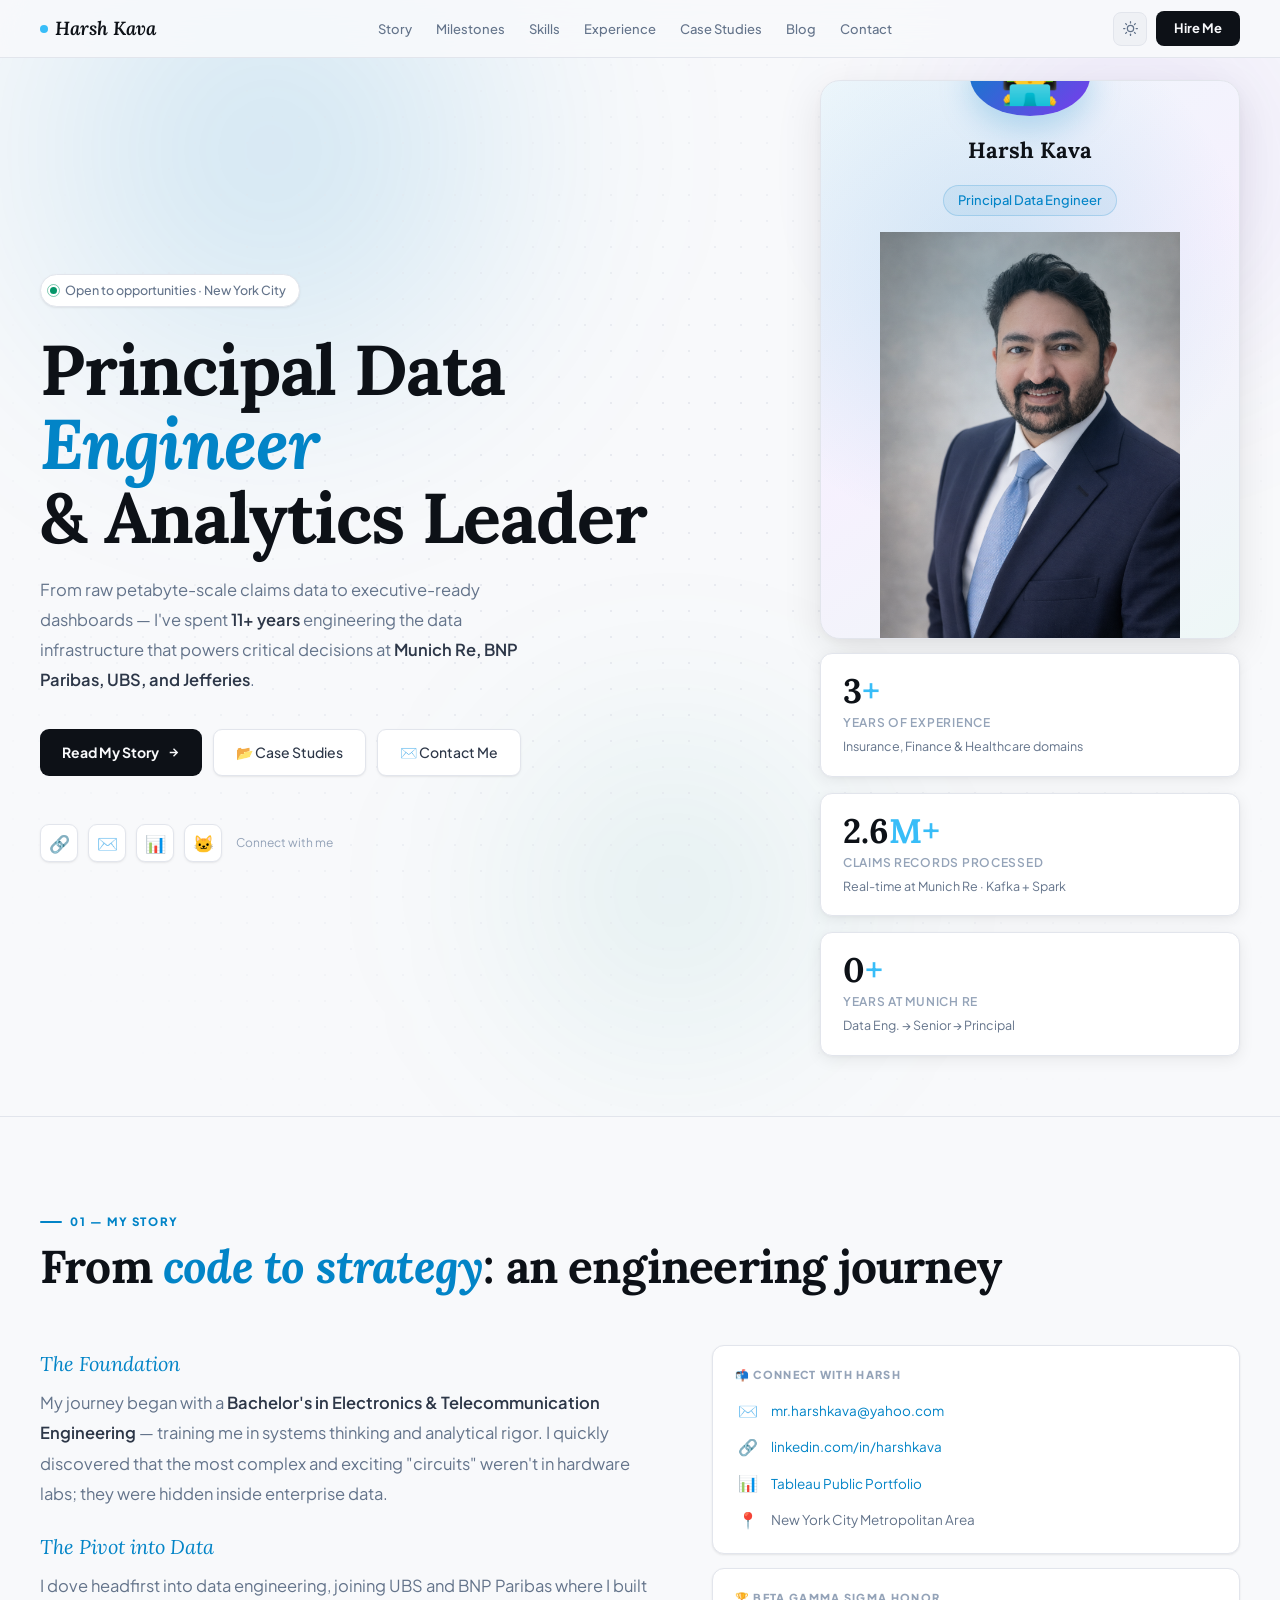
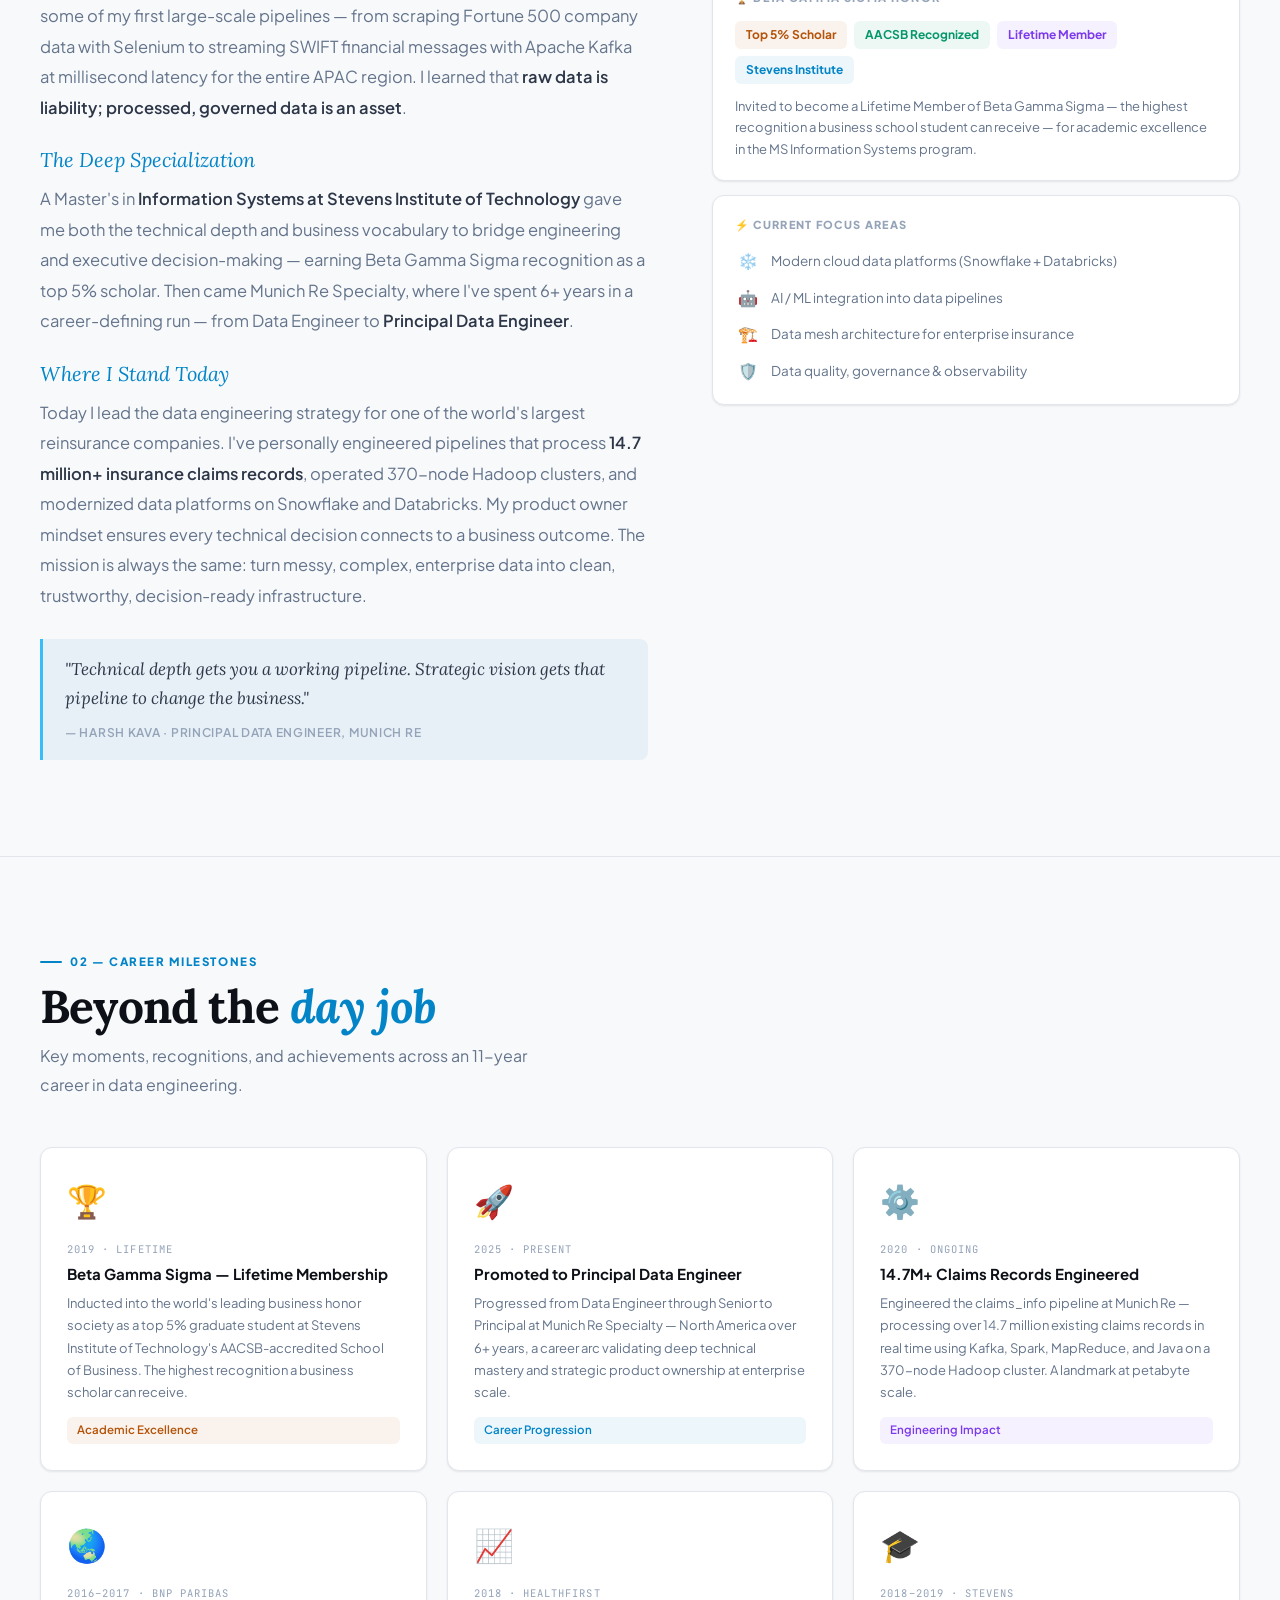
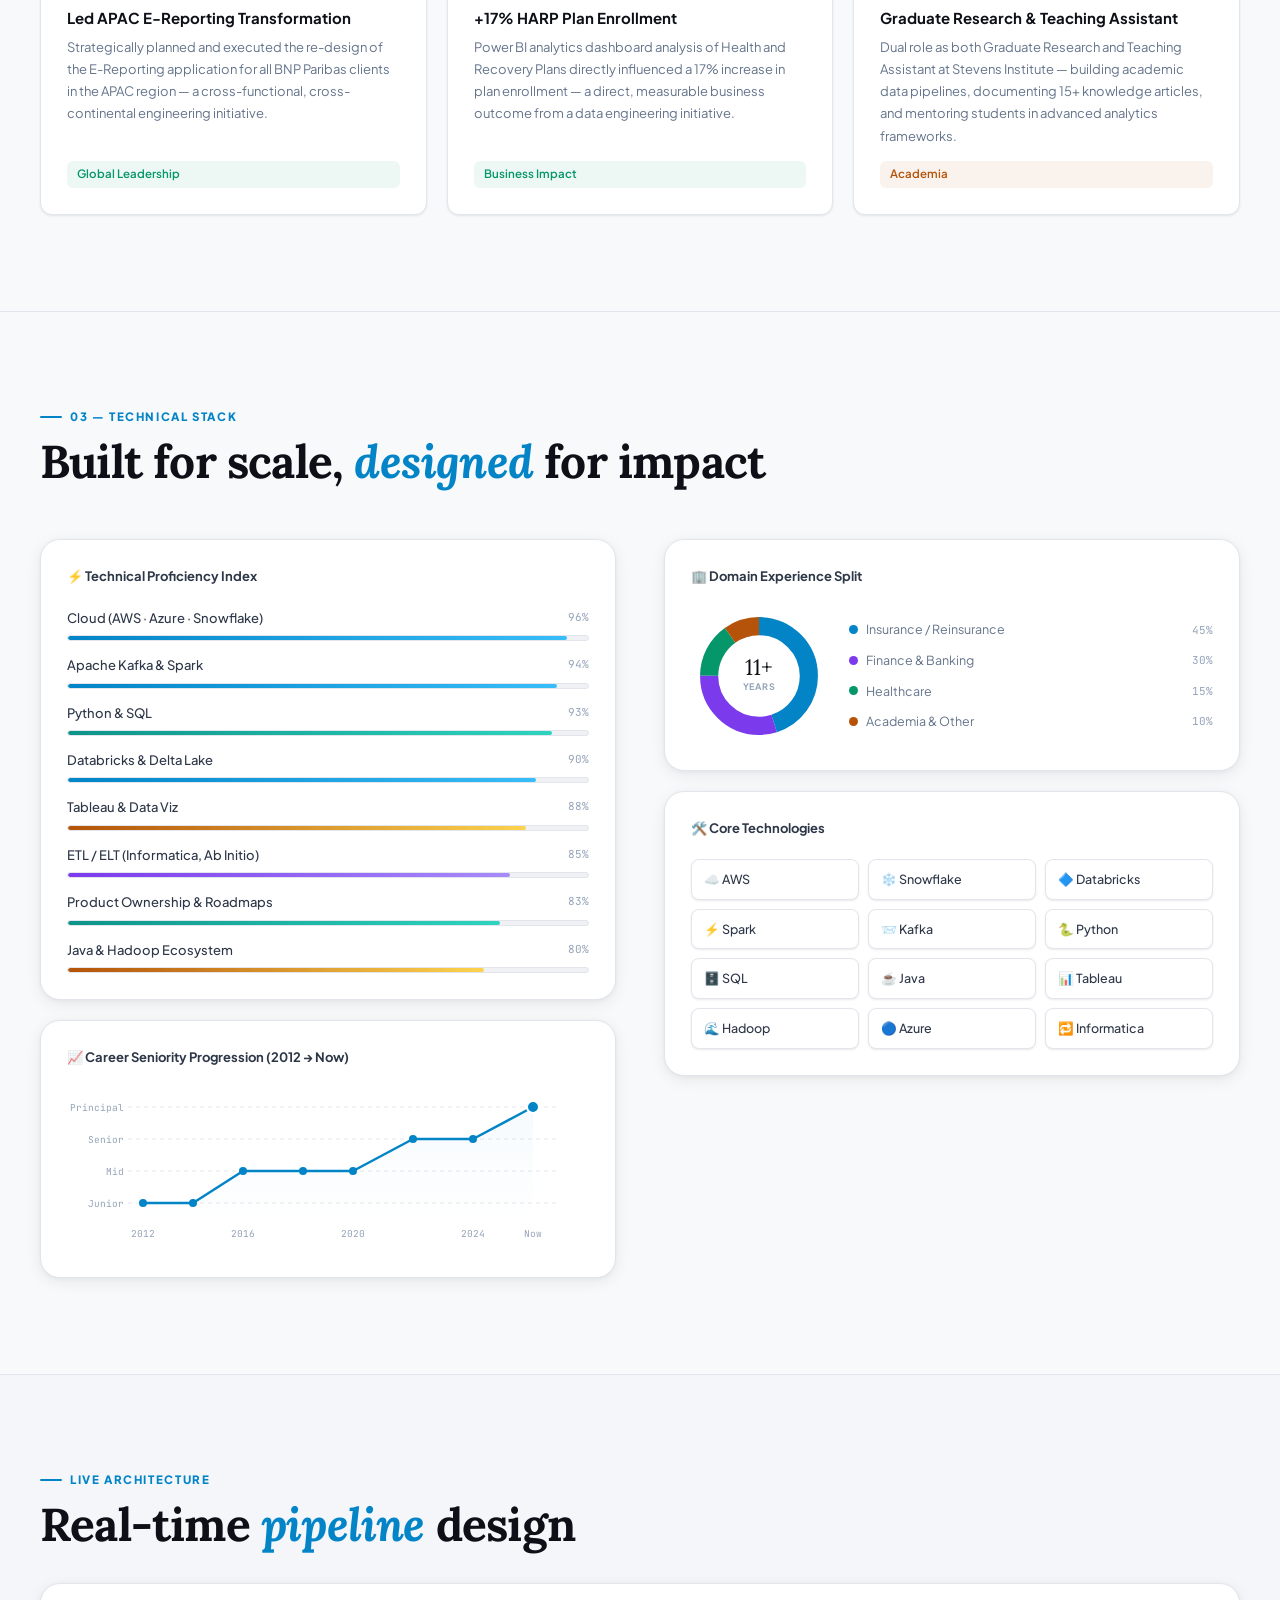
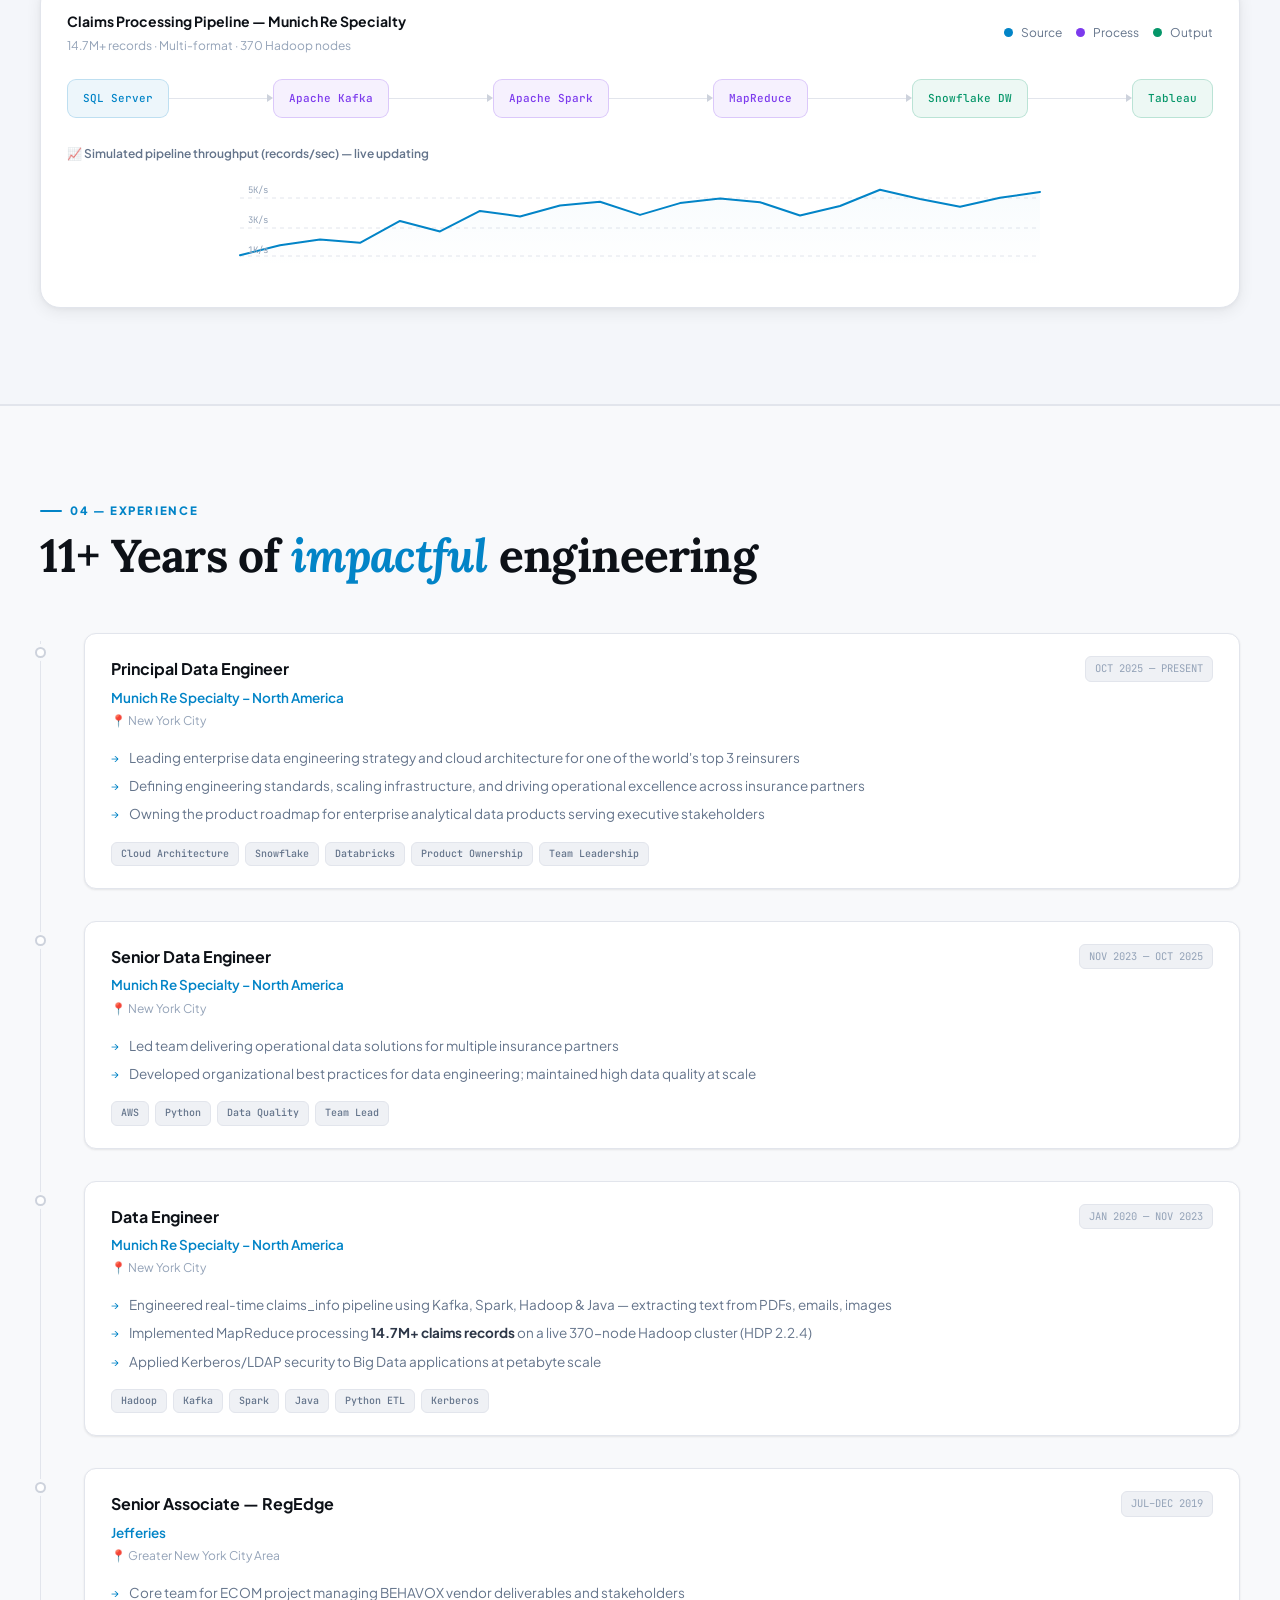
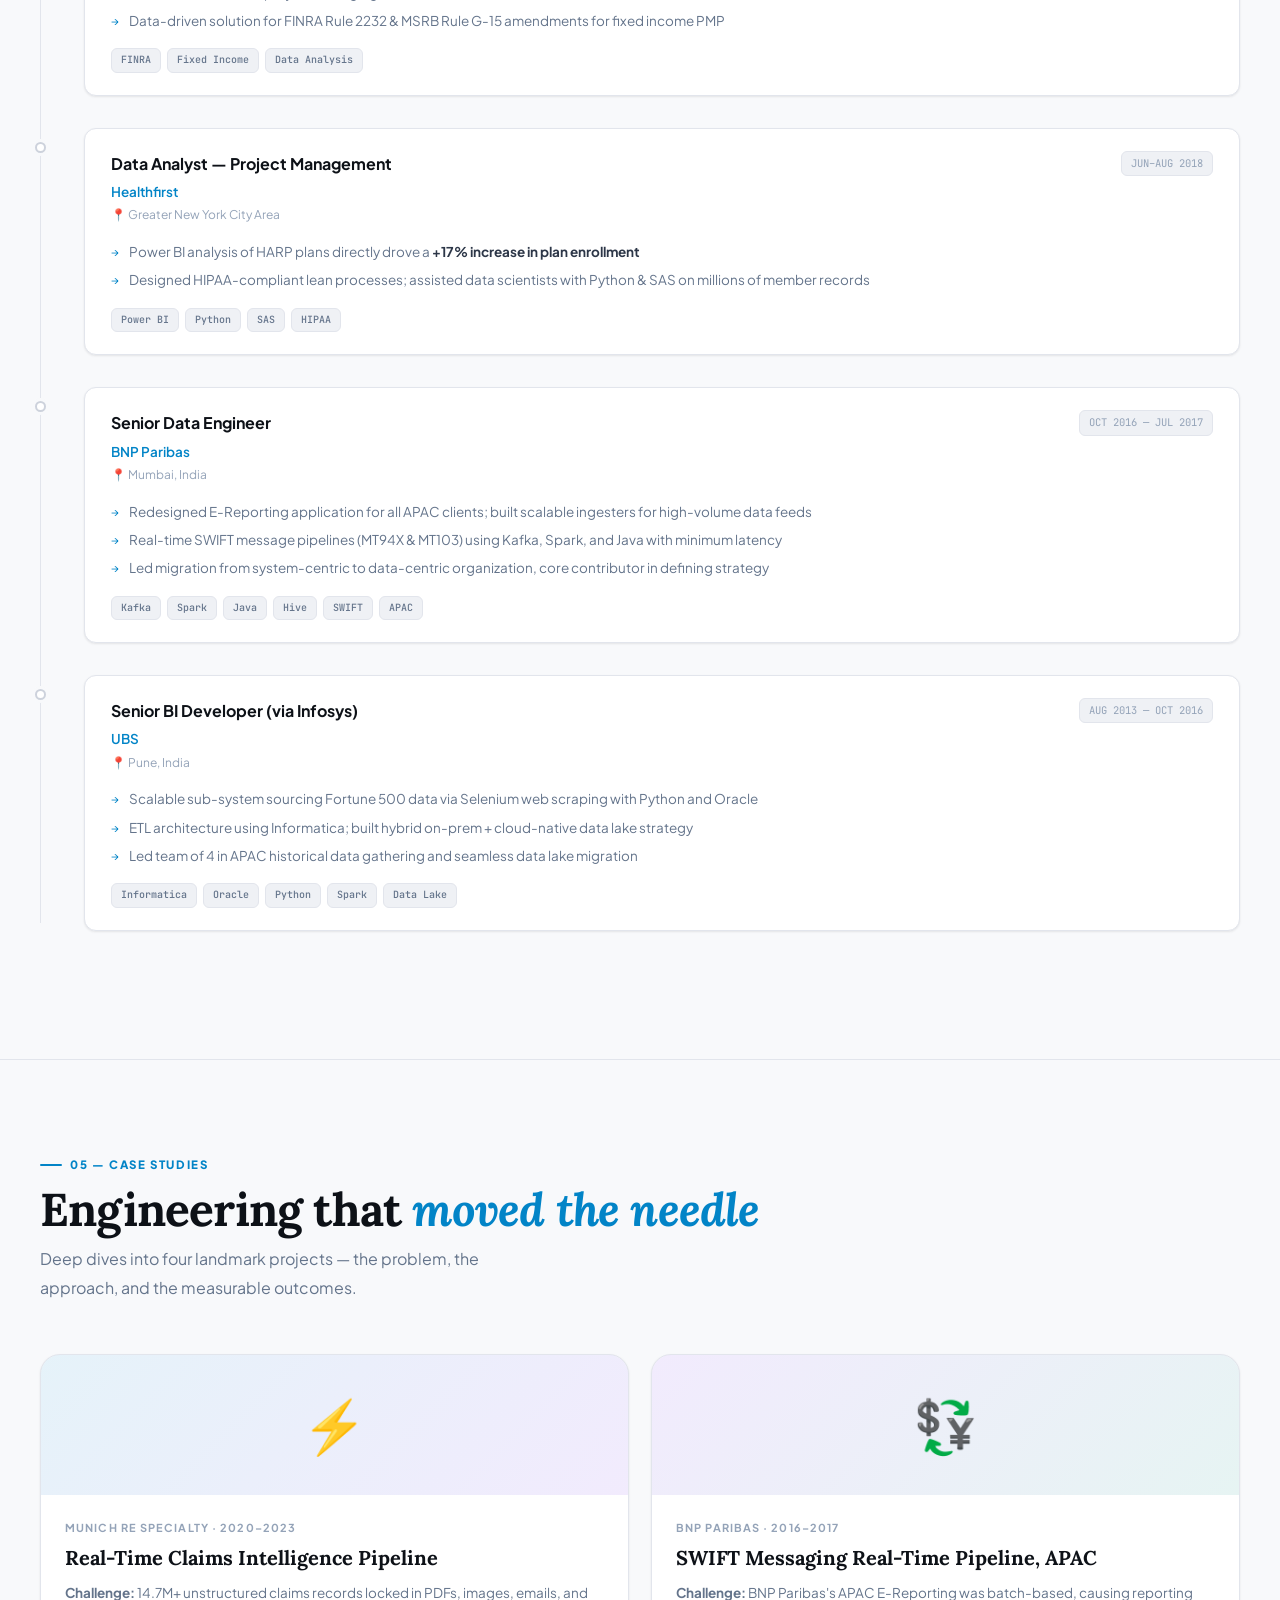
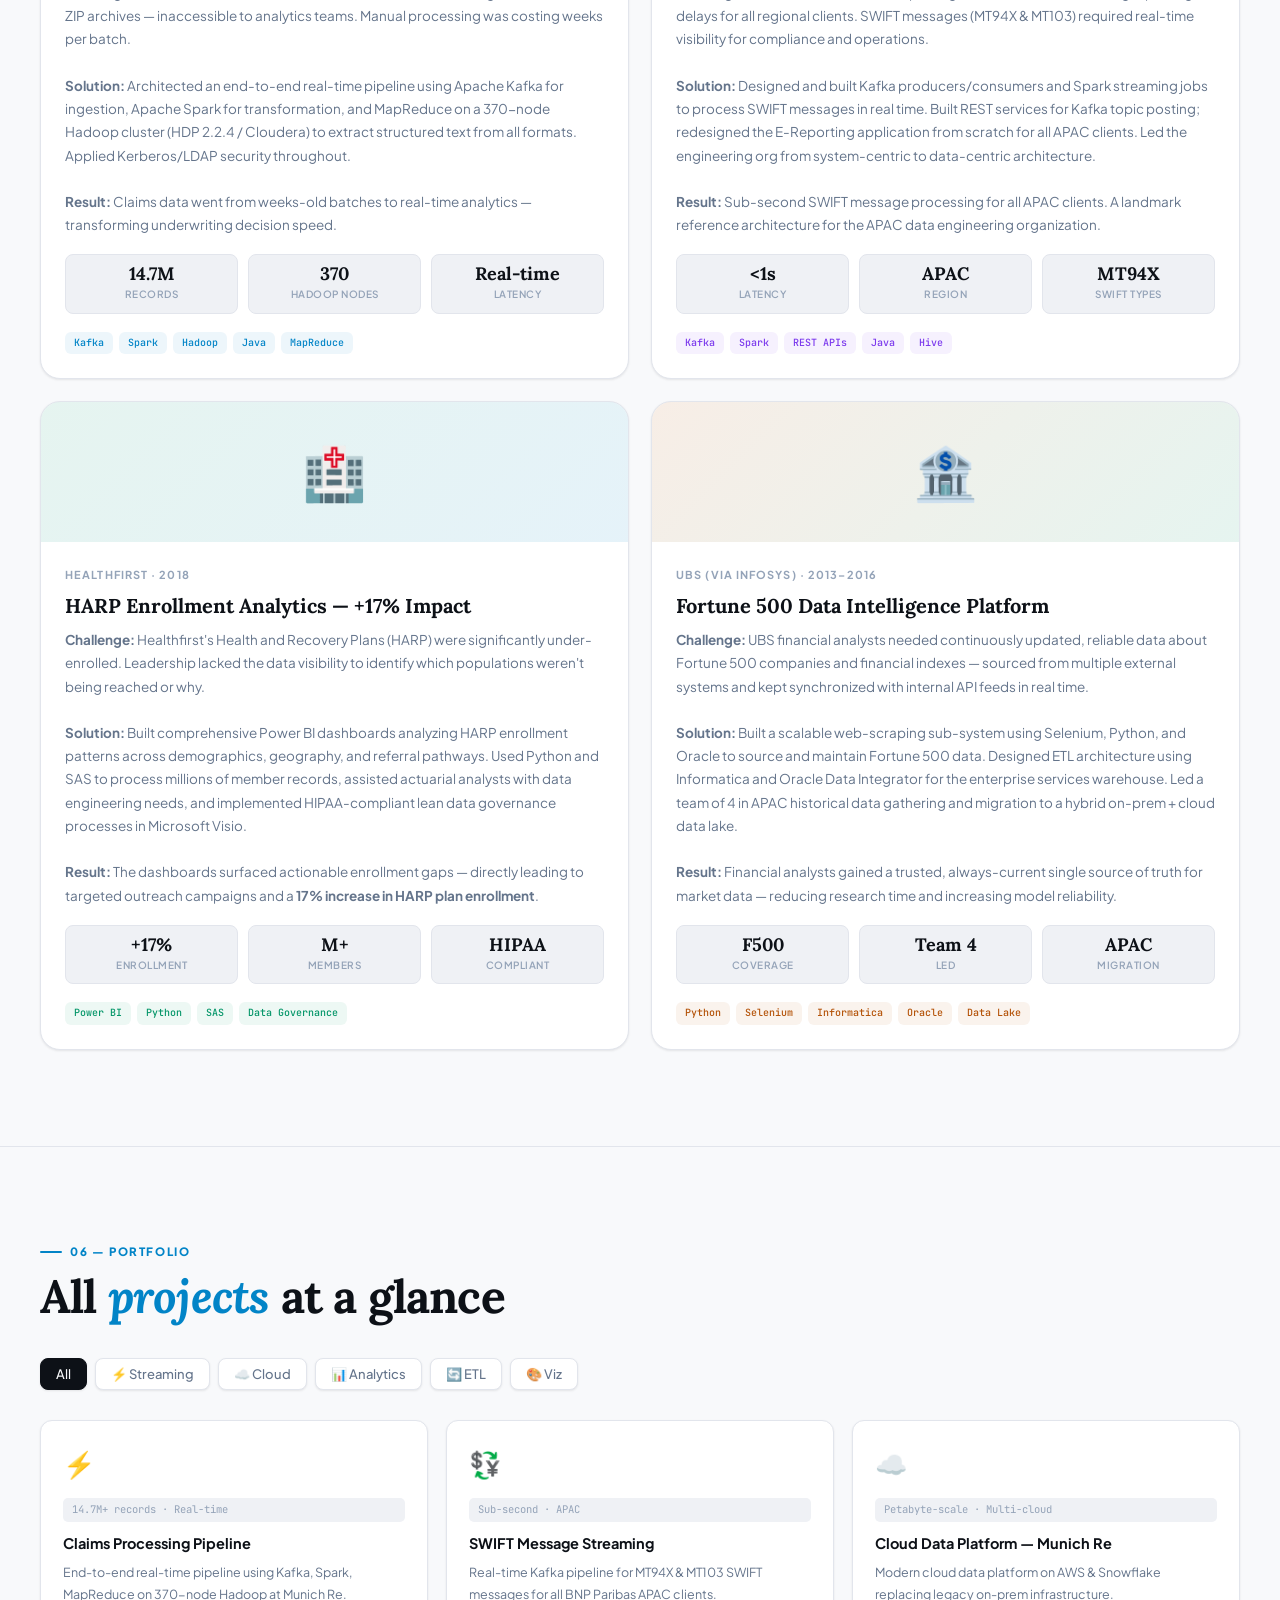
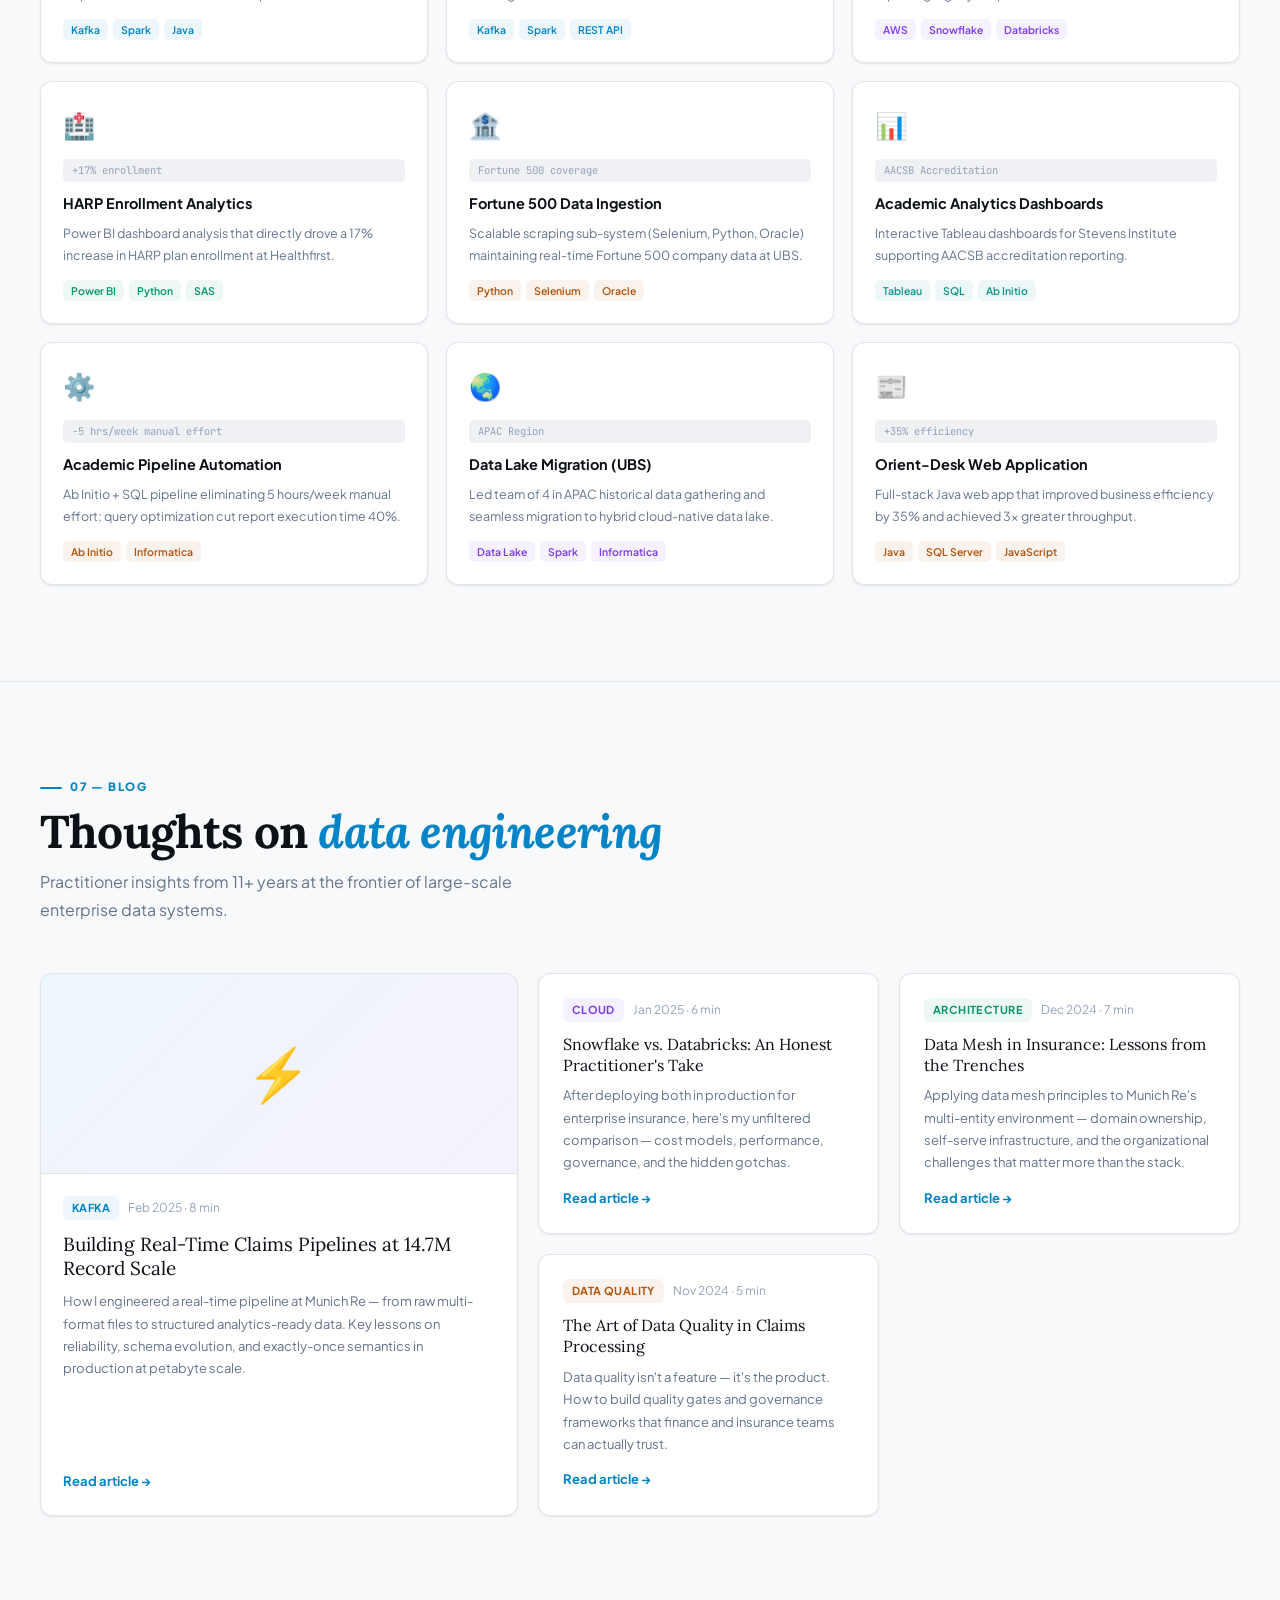
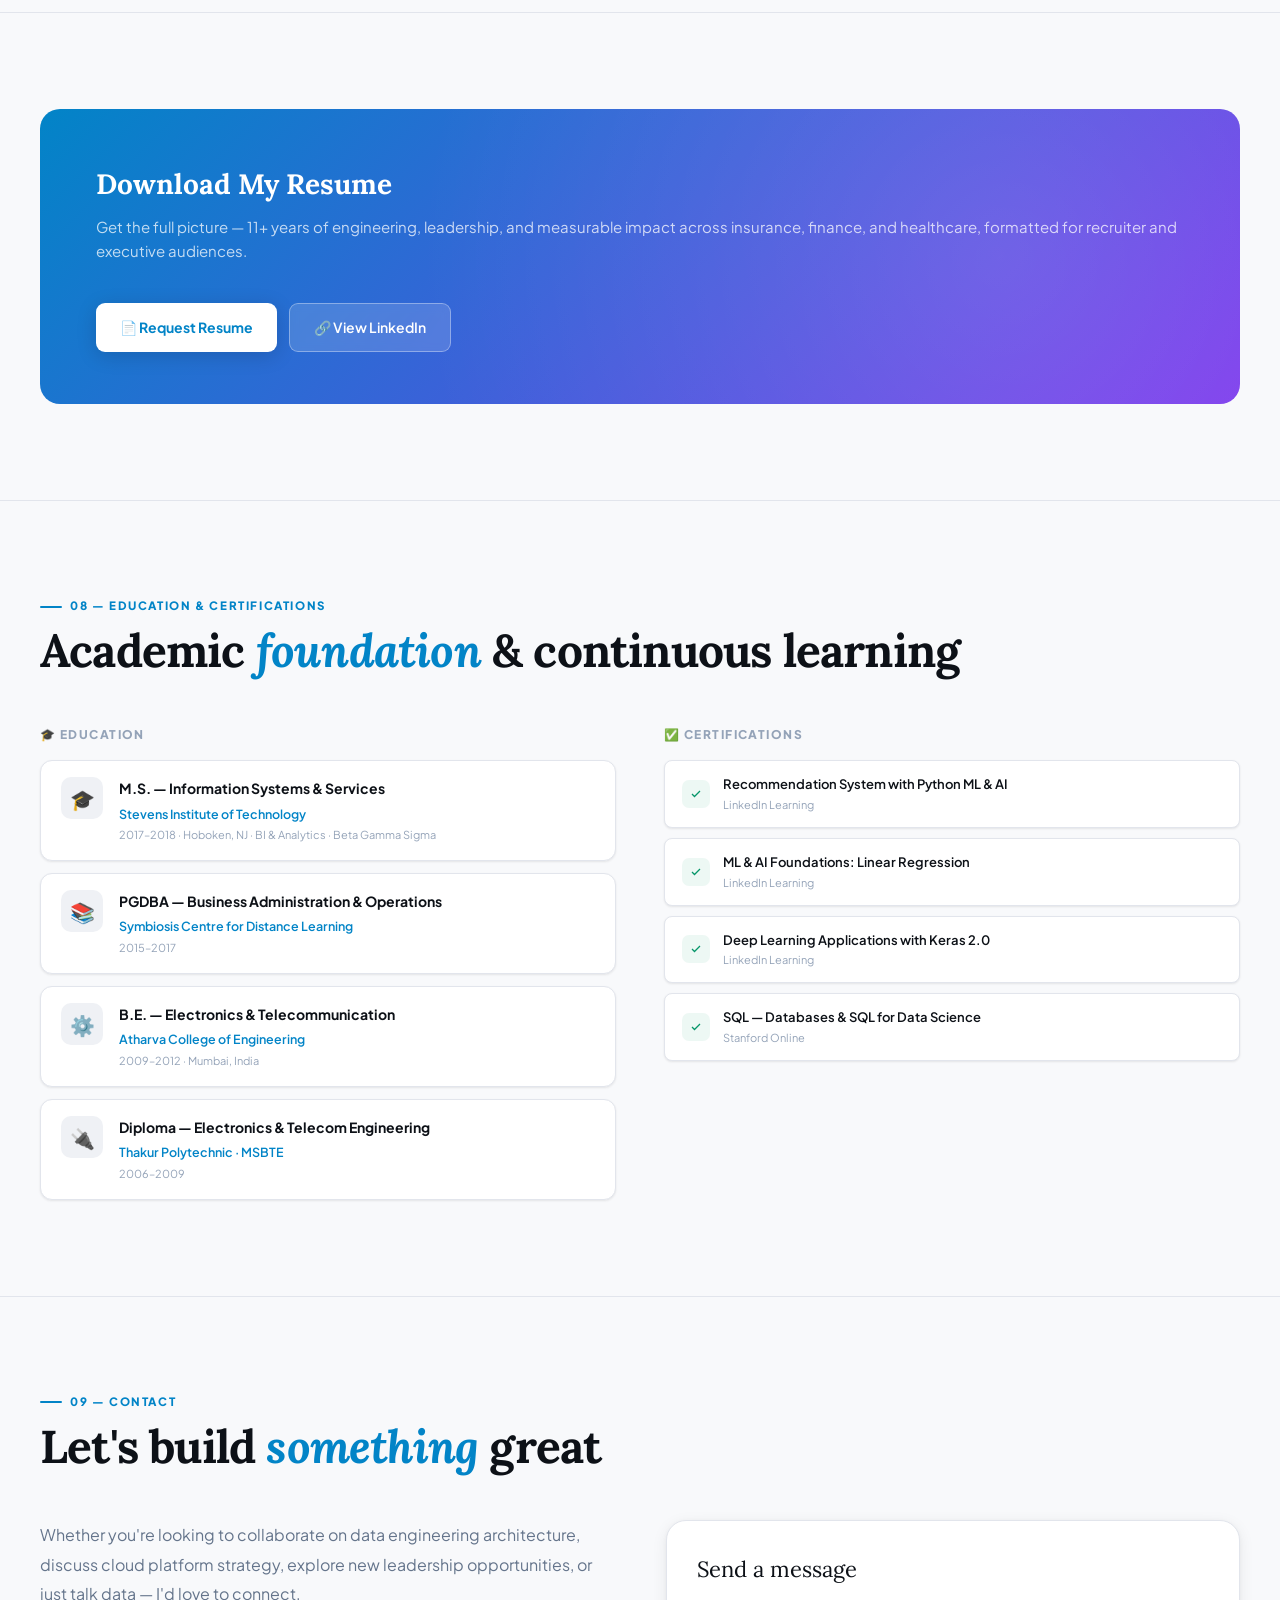
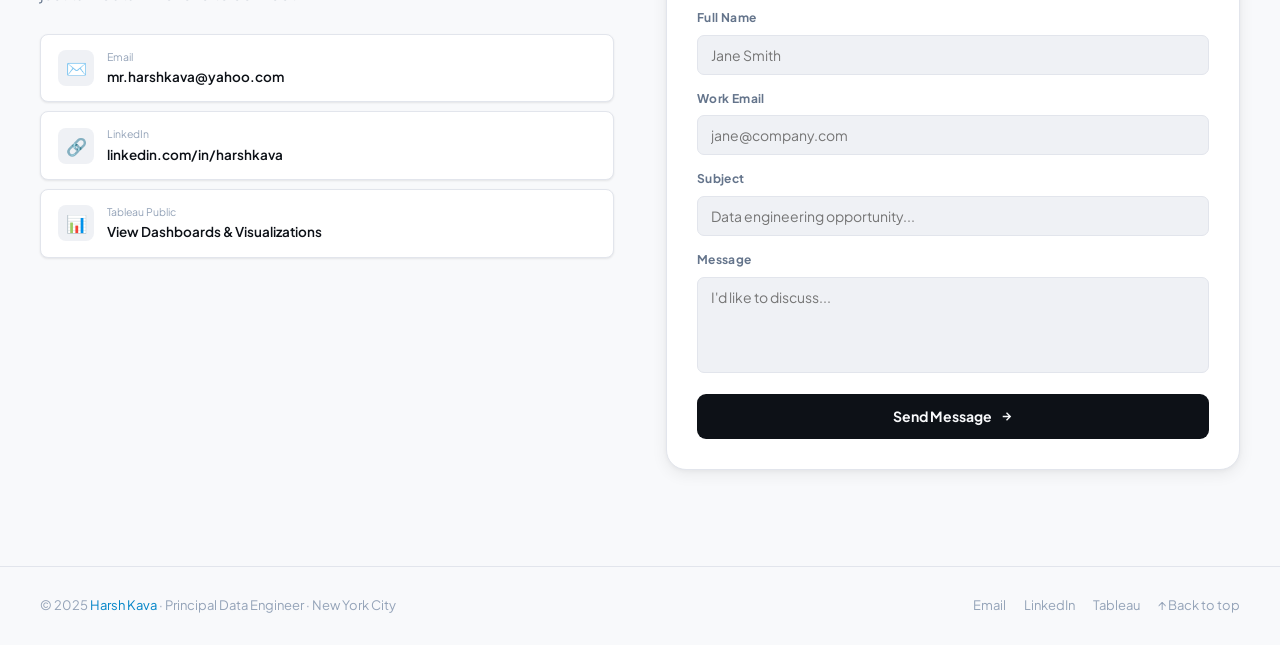
<file: index.html>
<!DOCTYPE html>
<html lang="en" data-theme="light">
<head>
<meta charset="UTF-8">
<meta name="viewport" content="width=device-width, initial-scale=1.0">
<title>Harsh Kava — Data Engineering & Analytics Expert</title>

<!-- SEO -->
<meta name="description" content="Harsh Kava is a Principal Data Engineer at Munich Re with 11+ years building scalable cloud data platforms in insurance and finance. Expert in AWS, Snowflake, Databricks, Kafka, Spark.">
<meta name="keywords" content="Harsh Kava, AI Engineering, Principal Data Engineer, Munich Re, Databricks, Snowflake, Apache Spark, Kafka, Python, SQL, AWS, Business Analytics, New York">
<meta name="author" content="Harsh Kava">
<meta name="robots" content="index, follow">
<link rel="canonical" href="https://harshkava.github.io/">
<meta property="og:type" content="website">
<meta property="og:url" content="https://harshkava.github.io/">
<meta property="og:title" content="Harsh Kava — Principal Data Engineer">
<meta property="og:description" content="11+ years turning messy enterprise data into clean, scalable, decision-ready platforms. Currently: Principal Data Engineer at Munich Re Specialty.">
<meta name="twitter:card" content="summary_large_image">
<script type="application/ld+json">
{"@context":"https://schema.org","@type":"Person","name":"Harsh Kava","jobTitle":"Principal Data Engineer","description":"Analytics Leader with 11+ years in cloud data engineering for insurance and finance.","url":"https://harshkava.github.io/","email":"mr.harshkava@yahoo.com","address":{"@type":"PostalAddress","addressLocality":"New York City","addressRegion":"NY","addressCountry":"US"},"worksFor":{"@type":"Organization","name":"Munich Re Specialty – North America"},"alumniOf":[{"@type":"CollegeOrUniversity","name":"Stevens Institute of Technology"}],"sameAs":["https://www.linkedin.com/in/harshkava/","https://public.tableau.com/profile/harsh.kava#!/"]}
</script>

<link rel="preconnect" href="https://fonts.googleapis.com">
<link href="https://fonts.googleapis.com/css2?family=Lora:ital,wght@0,400;0,600;0,700;1,400;1,600&family=Plus+Jakarta+Sans:wght@300;400;500;600;700;800&family=JetBrains+Mono:wght@400;500&display=swap" rel="stylesheet">

<style>
/* ───────────────────────────────
   TOKENS
─────────────────────────────── */
:root {
  --bg:       #F8F9FB;
  --bg2:      #EFF1F5;
  --surface:  #FFFFFF;
  --surface2: #F4F6FA;
  --border:   #E2E5EC;
  --border2:  #CDD2DC;
  --text:     #0D1117;
  --text2:    #2D3748;
  --text3:    #64748B;
  --text4:    #94A3B8;
  --sky:      #0284C7;
  --sky-l:    #38BDF8;
  --sky-bg:   rgba(2,132,199,0.07);
  --sky-br:   rgba(2,132,199,0.2);
  --teal:     #0D9488;
  --teal-bg:  rgba(13,148,136,0.07);
  --violet:   #7C3AED;
  --violet-bg:rgba(124,58,237,0.07);
  --amber:    #B45309;
  --amber-bg: rgba(180,83,9,0.07);
  --green:    #059669;
  --green-bg: rgba(5,150,105,0.07);
  --rose:     #E11D48;
  --rose-bg:  rgba(225,29,72,0.07);
  --sh1: 0 1px 3px rgba(0,0,0,0.05),0 1px 2px rgba(0,0,0,0.04);
  --sh2: 0 4px 16px rgba(0,0,0,0.07),0 1px 4px rgba(0,0,0,0.04);
  --sh3: 0 12px 40px rgba(0,0,0,0.09),0 4px 12px rgba(0,0,0,0.04);
  --sh4: 0 24px 64px rgba(0,0,0,0.11),0 8px 20px rgba(0,0,0,0.05);
  --r:   12px;
  --rsm: 8px;
  --rlg: 20px;
  --ease: 0.22s cubic-bezier(.4,0,.2,1);
  --slow: 0.55s cubic-bezier(.4,0,.2,1);
}
[data-theme="dark"] {
  --bg:#08090D; --bg2:#101219; --surface:#141720; --surface2:#191D28;
  --border:#232736; --border2:#2E3446;
  --text:#F0F2F8; --text2:#C8CDE0; --text3:#7B82A0; --text4:#4A5070;
  --sky:#38BDF8; --sky-l:#7DD3FC; --sky-bg:rgba(56,189,248,.09); --sky-br:rgba(56,189,248,.22);
  --teal:#2DD4BF; --teal-bg:rgba(45,212,191,.08);
  --violet:#A78BFA; --violet-bg:rgba(167,139,250,.08);
  --amber:#FCD34D; --amber-bg:rgba(252,211,77,.08);
  --green:#34D399; --green-bg:rgba(52,211,153,.08);
  --rose:#FB7185; --rose-bg:rgba(251,113,133,.08);
  --sh1:0 1px 3px rgba(0,0,0,.35); --sh2:0 4px 16px rgba(0,0,0,.4);
  --sh3:0 12px 40px rgba(0,0,0,.5); --sh4:0 24px 64px rgba(0,0,0,.6);
}

*,*::before,*::after{box-sizing:border-box;margin:0;padding:0}
html{scroll-behavior:smooth;font-size:16px}
body{font-family:'Plus Jakarta Sans',sans-serif;background:var(--bg);color:var(--text);line-height:1.65;overflow-x:hidden;transition:background var(--slow),color var(--slow);-webkit-font-smoothing:antialiased}
::-webkit-scrollbar{width:4px}::-webkit-scrollbar-track{background:var(--bg2)}::-webkit-scrollbar-thumb{background:var(--border2);border-radius:2px}
::selection{background:var(--sky-bg);color:var(--sky)}
a{color:inherit;text-decoration:none}
button{font-family:inherit;cursor:pointer;border:none;background:none}
img{max-width:100%;display:block}

/* ───────────────────────────────
   NAV
─────────────────────────────── */
nav{
  position:fixed;top:0;left:0;right:0;z-index:1000;
  height:58px;display:flex;align-items:center;padding:0 28px;
  background:rgba(248,249,251,.9);
  backdrop-filter:blur(20px) saturate(200%);
  -webkit-backdrop-filter:blur(20px) saturate(200%);
  border-bottom:1px solid var(--border);
  transition:background var(--slow),border-color var(--slow);
}
[data-theme="dark"] nav{background:rgba(8,9,13,.9)}
.nav-in{max-width:1200px;width:100%;margin:0 auto;display:flex;align-items:center;justify-content:space-between}
.nav-logo{font-family:'Lora',serif;font-size:19px;font-style:italic;font-weight:600;color:var(--text);display:flex;align-items:center;gap:7px}
.nav-dot{width:8px;height:8px;border-radius:50%;background:var(--sky-l);animation:breathe 3s ease-in-out infinite}
@keyframes breathe{0%,100%{opacity:1;transform:scale(1)}50%{opacity:.6;transform:scale(.85)}}
.nav-links{display:flex;gap:2px;list-style:none}
.nav-links a{font-size:13px;font-weight:500;color:var(--text3);padding:6px 11px;border-radius:7px;transition:color var(--ease),background var(--ease)}
.nav-links a:hover{color:var(--text);background:var(--bg2)}
.nav-links a.active{color:var(--sky)}
.nav-r{display:flex;align-items:center;gap:9px}
.theme-btn{width:34px;height:34px;border-radius:8px;background:var(--bg2);border:1px solid var(--border);display:flex;align-items:center;justify-content:center;color:var(--text3);transition:all var(--ease)}
.theme-btn:hover{background:var(--border);color:var(--text)}
.theme-btn svg{width:15px;height:15px}
.moon{display:none}[data-theme="dark"] .sun{display:none}[data-theme="dark"] .moon{display:block}
.btn-hire{padding:7px 18px;background:var(--text);color:var(--bg);border-radius:8px;font-size:13px;font-weight:700;transition:opacity var(--ease),transform var(--ease)}
.btn-hire:hover{opacity:.85;transform:translateY(-1px)}

/* ───────────────────────────────
   HERO  —  best of both worlds:
   big personal photo + narrative + stats
─────────────────────────────── */
#hero{
  min-height:100vh;display:flex;flex-direction:column;
  justify-content:center;padding:80px 28px 60px;
  position:relative;overflow:hidden;
}
/* Aurora */
.aurora{position:absolute;inset:0;pointer-events:none;z-index:0;overflow:hidden}
.abl{position:absolute;border-radius:50%;filter:blur(90px);animation:drift 15s ease-in-out infinite}
.abl:nth-child(1){width:700px;height:700px;top:-200px;left:-80px;background:radial-gradient(circle,rgba(2,132,199,.18),transparent 70%);animation-delay:0s}
.abl:nth-child(2){width:500px;height:500px;top:-80px;right:-100px;background:radial-gradient(circle,rgba(124,58,237,.14),transparent 70%);animation-delay:-6s}
.abl:nth-child(3){width:450px;height:450px;bottom:0;left:35%;background:radial-gradient(circle,rgba(13,148,136,.12),transparent 70%);animation-delay:-11s}
@keyframes drift{0%,100%{transform:translate(0,0) scale(1)}33%{transform:translate(28px,-18px) scale(1.04)}66%{transform:translate(-18px,14px) scale(.97)}}
.dot-grid{position:absolute;inset:0;pointer-events:none;z-index:0;background-image:radial-gradient(circle,var(--border) 1px,transparent 1px);background-size:26px 26px;mask-image:radial-gradient(ellipse 80% 80% at 50% 50%,black 20%,transparent 75%);-webkit-mask-image:radial-gradient(ellipse 80% 80% at 50% 50%,black 20%,transparent 75%);opacity:.7}

.hero-wrap{max-width:1200px;width:100%;margin:0 auto;position:relative;z-index:1;display:grid;grid-template-columns:1fr 420px;gap:64px;align-items:center}

/* Left: text */
.hero-badge{display:inline-flex;align-items:center;gap:8px;padding:5px 13px 5px 9px;background:var(--surface);border:1px solid var(--border);border-radius:100px;font-size:12.5px;font-weight:500;color:var(--text3);margin-bottom:26px;box-shadow:var(--sh1);opacity:0;animation:up .7s .1s forwards}
.hero-badge-pulse{width:7px;height:7px;border-radius:50%;background:var(--green);position:relative}
.hero-badge-pulse::after{content:'';position:absolute;inset:-3px;border-radius:50%;border:1.5px solid var(--green);opacity:.5;animation:pulse 2.2s infinite}
@keyframes pulse{0%,100%{transform:scale(1);opacity:.5}50%{transform:scale(1.4);opacity:0}}

.hero-headline{font-family:'Lora',serif;font-size:clamp(38px,5.5vw,72px);line-height:1.05;letter-spacing:-1.2px;color:var(--text);margin-bottom:20px}
.hero-headline .hl1{display:block;opacity:0;animation:up .85s .25s forwards}
.hero-headline .hl2{display:block;font-style:italic;color:var(--sky);opacity:0;animation:up .85s .4s forwards}
.hero-headline .hl3{display:block;opacity:0;animation:up .85s .55s forwards}

.hero-sub{font-size:16.5px;font-weight:400;color:var(--text3);max-width:520px;line-height:1.82;margin-bottom:34px;opacity:0;animation:up .85s .7s forwards}
.hero-sub strong{color:var(--text2);font-weight:600}

.hero-btns{display:flex;gap:11px;flex-wrap:wrap;margin-bottom:48px;opacity:0;animation:up .85s .82s forwards}
.btn-p{padding:11px 22px;background:var(--text);color:var(--bg);border-radius:9px;font-size:14px;font-weight:700;display:inline-flex;align-items:center;gap:8px;transition:opacity var(--ease),transform var(--ease),box-shadow var(--ease)}
.btn-p:hover{opacity:.85;transform:translateY(-1px);box-shadow:var(--sh2)}
.btn-s{padding:11px 22px;background:var(--surface);color:var(--text2);border:1px solid var(--border);border-radius:9px;font-size:14px;font-weight:500;display:inline-flex;align-items:center;gap:8px;box-shadow:var(--sh1);transition:all var(--ease)}
.btn-s:hover{border-color:var(--border2);background:var(--bg2);transform:translateY(-1px);box-shadow:var(--sh2)}

/* Social links strip */
.hero-socials{display:flex;gap:10px;opacity:0;animation:up .85s .95s forwards}
.social-btn{width:38px;height:38px;border-radius:9px;background:var(--surface);border:1px solid var(--border);display:flex;align-items:center;justify-content:center;font-size:17px;transition:all var(--ease);box-shadow:var(--sh1)}
.social-btn:hover{border-color:var(--sky-br);background:var(--sky-bg);transform:translateY(-2px);box-shadow:var(--sh2)}
.social-label{font-size:12px;color:var(--text4);display:flex;align-items:center;margin-left:4px}

/* Hero stat cards */
.hero-stats-col{display:flex;flex-direction:column;gap:16px;opacity:0;animation:up .85s .5s forwards}
.hstat-card{background:var(--surface);border:1px solid var(--border);border-radius:var(--r);padding:20px 22px;box-shadow:var(--sh2);transition:all var(--ease)}
.hstat-card:hover{border-color:var(--sky-br);transform:translateX(-4px);box-shadow:var(--sh3)}
.hstat-n{font-family:'Lora',serif;font-size:34px;font-weight:700;color:var(--text);line-height:1}
.hstat-n em{color:var(--sky-l);font-style:normal}
.hstat-l{font-size:12px;font-weight:600;color:var(--text4);margin-top:5px;text-transform:uppercase;letter-spacing:.06em}
.hstat-desc{font-size:12.5px;color:var(--text3);margin-top:4px;line-height:1.5}

/* Photo card */
.photo-card{background:var(--surface);border:1px solid var(--border);border-radius:20px;overflow:hidden;box-shadow:var(--sh3);position:relative}
.photo-placeholder{width:100%;aspect-ratio:3/4;background:linear-gradient(145deg,var(--sky-bg) 0%,var(--violet-bg) 50%,var(--teal-bg) 100%);display:flex;flex-direction:column;align-items:center;justify-content:center;gap:16px;position:relative;overflow:hidden;min-height:340px}
.photo-placeholder::before{content:'';position:absolute;inset:0;background:radial-gradient(circle at 40% 35%,rgba(2,132,199,.15),transparent 60%)}
.photo-avatar{width:120px;height:120px;border-radius:50%;background:linear-gradient(135deg,var(--sky),var(--violet));display:flex;align-items:center;justify-content:center;font-size:48px;box-shadow:0 12px 32px rgba(2,132,199,.25);position:relative;z-index:1}
.photo-name{font-family:'Lora',serif;font-size:22px;font-weight:700;color:var(--text);position:relative;z-index:1;text-align:center}
.photo-role{font-size:13px;font-weight:500;color:var(--sky);position:relative;z-index:1;text-align:center;padding:4px 14px;background:var(--sky-bg);border:1px solid var(--sky-br);border-radius:100px}
.photo-tip{position:absolute;bottom:14px;left:14px;right:14px;background:rgba(255,255,255,.9);border:1px solid var(--border);border-radius:10px;padding:10px 14px;backdrop-filter:blur(8px);z-index:2;font-size:12px;color:var(--text3)}
[data-theme="dark"] .photo-tip{background:rgba(20,23,32,.92)}
.photo-tip strong{color:var(--sky);font-weight:700}

@keyframes up{from{opacity:0;transform:translateY(18px)}to{opacity:1;transform:translateY(0)}}

/* ───────────────────────────────
   SECTIONS
─────────────────────────────── */
.sec{padding:96px 28px}
.sec-in{max-width:1200px;margin:0 auto}
.sec-sep{border-top:1px solid var(--border)}

.eyebrow{font-size:11.5px;font-weight:800;letter-spacing:.14em;text-transform:uppercase;color:var(--sky);margin-bottom:10px;display:flex;align-items:center;gap:8px}
.eyebrow::before{content:'';display:block;width:22px;height:2px;background:var(--sky);border-radius:1px}
.sec-title{font-family:'Lora',serif;font-size:clamp(26px,4vw,46px);font-weight:700;letter-spacing:-.8px;line-height:1.1;color:var(--text);margin-bottom:10px}
.sec-title em{font-style:italic;color:var(--sky)}
.sec-desc{font-size:16px;font-weight:400;color:var(--text3);max-width:500px;line-height:1.78}

.reveal{opacity:0;transform:translateY(20px);transition:opacity .6s var(--slow),transform .6s var(--slow)}
.reveal.vis{opacity:1;transform:translateY(0)}

/* ───────────────────────────────
   ABOUT — STORY
─────────────────────────────── */
.story-grid{display:grid;grid-template-columns:1.15fr 1fr;gap:64px;align-items:start;margin-top:52px}
.story-text{font-size:16.5px;font-weight:400;color:var(--text3);line-height:1.85}
.story-text p{margin-bottom:18px}
.story-text p strong{color:var(--text2);font-weight:600}
.story-text .chapter{font-family:'Lora',serif;font-size:20px;font-style:italic;color:var(--sky);margin-bottom:6px;display:block}
.story-quote{border-left:3px solid var(--sky-l);padding:16px 22px;background:var(--sky-bg);border-radius:0 var(--rsm) var(--rsm) 0;margin-top:28px;font-family:'Lora',serif;font-size:17px;font-style:italic;color:var(--text2);line-height:1.7}
.story-quote cite{display:block;font-family:'Plus Jakarta Sans',sans-serif;font-size:12px;font-style:normal;color:var(--text4);margin-top:10px;font-weight:600;letter-spacing:.06em;text-transform:uppercase}

.side-cards{display:flex;flex-direction:column;gap:14px}
.scard{background:var(--surface);border:1px solid var(--border);border-radius:var(--r);padding:20px 22px;box-shadow:var(--sh1);transition:border-color var(--ease),box-shadow var(--ease),transform var(--ease)}
.scard:hover{border-color:var(--sky-br);box-shadow:var(--sh2);transform:translateY(-2px)}
.scard-head{font-size:11px;font-weight:800;letter-spacing:.12em;text-transform:uppercase;color:var(--text4);margin-bottom:14px}
.scard-row{display:flex;align-items:center;gap:10px;margin-bottom:10px}
.scard-row:last-child{margin-bottom:0}
.scard-ic{font-size:16px;flex-shrink:0;width:26px;text-align:center}
.scard-tx{font-size:13.5px;color:var(--text3)}
.scard-tx a{color:var(--sky);transition:opacity var(--ease)}
.scard-tx a:hover{opacity:.75;text-decoration:underline}
.chips{display:flex;flex-wrap:wrap;gap:7px}
.chip{padding:4px 11px;border-radius:6px;font-size:12px;font-weight:700}
.chip-a{background:var(--amber-bg);color:var(--amber)}
.chip-g{background:var(--green-bg);color:var(--green)}
.chip-v{background:var(--violet-bg);color:var(--violet)}
.chip-s{background:var(--sky-bg);color:var(--sky)}

/* ───────────────────────────────
   CAREER MILESTONES  ← new
─────────────────────────────── */
.milestones-grid{display:grid;grid-template-columns:repeat(3,1fr);gap:20px;margin-top:48px}
.mcard{background:var(--surface);border:1px solid var(--border);border-radius:var(--r);padding:26px;box-shadow:var(--sh1);transition:all var(--ease);position:relative;overflow:hidden;display:flex;flex-direction:column}
.mcard::before{content:'';position:absolute;top:0;left:0;right:0;height:3px;opacity:0;transition:opacity var(--ease)}
.mcard:hover{border-color:var(--sky-br);box-shadow:var(--sh3);transform:translateY(-5px)}
.mcard:hover::before{opacity:1}
.mcard.ms-conf::before{background:linear-gradient(90deg,var(--sky),var(--sky-l))}
.mcard.ms-award::before{background:linear-gradient(90deg,var(--amber),#FCD34D)}
.mcard.ms-speak::before{background:linear-gradient(90deg,var(--violet),#A78BFA)}
.mcard.ms-media::before{background:linear-gradient(90deg,var(--green),#34D399)}
.mcard.ms-beta::before{background:linear-gradient(90deg,var(--rose),#FB7185)}
.mcard.ms-pub::before{background:linear-gradient(90deg,var(--teal),#2DD4BF)}

.mcard-icon{font-size:32px;margin-bottom:14px}
.mcard-year{font-family:'JetBrains Mono',monospace;font-size:10.5px;color:var(--text4);margin-bottom:6px;letter-spacing:.1em}
.mcard-title{font-size:15px;font-weight:700;color:var(--text);margin-bottom:8px;line-height:1.35}
.mcard-body{font-size:13px;color:var(--text3);line-height:1.7;flex:1}
.mcard-tag{display:inline-flex;align-items:center;gap:5px;margin-top:14px;padding:4px 10px;border-radius:6px;font-size:11.5px;font-weight:600}

/* ───────────────────────────────
   SKILLS + CHARTS
─────────────────────────────── */
.skills-layout{display:grid;grid-template-columns:1fr 1fr;gap:48px;margin-top:52px}
.chart-box{background:var(--surface);border:1px solid var(--border);border-radius:var(--rlg);padding:26px;box-shadow:var(--sh2)}
.chart-label{font-size:13px;font-weight:700;color:var(--text2);margin-bottom:20px}
.bar-chart{display:flex;flex-direction:column;gap:14px}
.bar-row{}
.br-top{display:flex;justify-content:space-between;margin-bottom:6px}
.br-name{font-size:13px;font-weight:500;color:var(--text2)}
.br-pct{font-family:'JetBrains Mono',monospace;font-size:11px;color:var(--text4)}
.br-track{height:6px;background:var(--bg2);border-radius:100px;overflow:hidden;border:1px solid var(--border)}
.br-fill{height:100%;border-radius:100px;width:0;transition:width 1.4s cubic-bezier(.4,0,.2,1)}
.br-sky{background:linear-gradient(90deg,var(--sky),var(--sky-l))}
.br-teal{background:linear-gradient(90deg,var(--teal),#2DD4BF)}
.br-violet{background:linear-gradient(90deg,var(--violet),#A78BFA)}
.br-amber{background:linear-gradient(90deg,var(--amber),#FCD34D)}

/* career line chart */
.lc-svg{width:100%;overflow:visible}
.lc-grid{stroke:var(--border);stroke-width:1}
.lc-axis{fill:var(--text4);font-size:9.5px;font-family:'JetBrains Mono',monospace}
.lc-line{fill:none;stroke:var(--sky);stroke-width:2.5;stroke-linecap:round;stroke-linejoin:round;stroke-dasharray:1000;stroke-dashoffset:1000;transition:stroke-dashoffset 1.8s cubic-bezier(.4,0,.2,1)}
.lc-area{opacity:.12}
.lc-dot{fill:var(--sky);cursor:pointer;transition:r .2s}
.lc-dot:hover{r:6}

/* donut */
.donut-wrap{display:flex;align-items:center;gap:22px}
.donut-rel{position:relative;flex-shrink:0;width:136px;height:136px}
.donut-svg-el{transform:rotate(-90deg)}
.donut-seg{transition:stroke-dasharray 1.5s cubic-bezier(.4,0,.2,1)}
.donut-ctr{position:absolute;inset:0;display:flex;flex-direction:column;align-items:center;justify-content:center}
.donut-n{font-family:'Lora',serif;font-size:22px;color:var(--text);line-height:1}
.donut-l{font-size:9px;font-weight:700;color:var(--text4);letter-spacing:.08em;margin-top:2px}
.leg-item{display:flex;align-items:center;gap:8px}
.leg-dot{width:9px;height:9px;border-radius:50%;flex-shrink:0}
.leg-txt{font-size:12.5px;color:var(--text3)}
.leg-pct{font-family:'JetBrains Mono',monospace;font-size:11px;color:var(--text4);margin-left:auto;padding-left:10px}

/* tech grid */
.tech-grid{display:grid;grid-template-columns:repeat(3,1fr);gap:9px;margin-top:20px}
.tpill{padding:9px 12px;background:var(--surface);border:1px solid var(--border);border-radius:8px;font-size:12.5px;font-weight:500;color:var(--text2);display:flex;align-items:center;gap:7px;transition:all var(--ease);box-shadow:var(--sh1);cursor:default}
.tpill:hover{border-color:var(--sky-br);background:var(--sky-bg);color:var(--sky);transform:translateY(-2px);box-shadow:var(--sh2)}

/* ───────────────────────────────
   LIVE PIPELINE
─────────────────────────────── */
.pipe-sec{background:var(--surface2);border-top:1px solid var(--border);border-bottom:1px solid var(--border)}
.pipe-flow-row{display:flex;align-items:center;gap:0;overflow-x:auto;padding:6px 0;margin-bottom:0}
.pn{padding:9px 15px;border-radius:9px;font-family:'JetBrains Mono',monospace;font-size:11px;font-weight:500;white-space:nowrap;border:1.5px solid;transition:all var(--ease)}
.pn:hover{transform:translateY(-2px);box-shadow:var(--sh2)}
.pn.src{background:var(--sky-bg);border-color:var(--sky-br);color:var(--sky)}
.pn.prc{background:var(--violet-bg);border-color:rgba(124,58,237,.22);color:var(--violet)}
.pn.out{background:var(--green-bg);border-color:rgba(5,150,105,.22);color:var(--green)}
.pconn{flex:1;height:1.5px;background:var(--border);position:relative;overflow:hidden;min-width:24px}
.pconn-fl{position:absolute;top:0;left:-60px;width:60px;height:100%;background:linear-gradient(90deg,transparent,var(--sky-l),transparent);animation:pflow 2s linear infinite}
@keyframes pflow{to{left:100%}}
.parr{width:0;height:0;border-top:4px solid transparent;border-bottom:4px solid transparent;border-left:6px solid var(--border2);flex-shrink:0}

/* throughput chart */
.tput-svg{width:100%;overflow:hidden}
.tput-line{fill:none;stroke:var(--sky);stroke-width:2;stroke-linecap:round;stroke-linejoin:round;stroke-dasharray:2000;stroke-dashoffset:2000;transition:stroke-dashoffset 2s cubic-bezier(.4,0,.2,1)}
.tput-area{opacity:.12}

/* ───────────────────────────────
   EXPERIENCE TIMELINE
─────────────────────────────── */
.timeline{position:relative;padding-left:44px}
.timeline::before{content:'';position:absolute;left:0;top:8px;bottom:8px;width:1px;background:var(--border)}
.ti{position:relative;margin-bottom:32px;opacity:0;transform:translateY(16px);transition:opacity .55s,transform .55s}
.ti.vis{opacity:1;transform:translateY(0)}
.ti-dot{position:absolute;left:-49px;top:14px;width:11px;height:11px;border-radius:50%;background:var(--surface);border:2px solid var(--border2);transition:border-color var(--ease),background var(--ease),transform var(--ease);box-shadow:0 0 0 3px var(--bg)}
.ti:hover .ti-dot{border-color:var(--sky);background:var(--sky);transform:scale(1.25)}
.tcard{background:var(--surface);border:1px solid var(--border);border-radius:var(--r);padding:22px 26px;box-shadow:var(--sh1);transition:border-color var(--ease),box-shadow var(--ease),transform var(--ease)}
.tcard:hover{border-color:var(--sky-br);box-shadow:var(--sh2);transform:translateX(4px)}
.tc-top{display:flex;justify-content:space-between;align-items:flex-start;flex-wrap:wrap;gap:8px;margin-bottom:4px}
.tc-role{font-size:16px;font-weight:700;color:var(--text)}
.tc-date{font-family:'JetBrains Mono',monospace;font-size:10.5px;color:var(--text4);padding:3px 9px;background:var(--bg2);border:1px solid var(--border);border-radius:6px;white-space:nowrap}
.tc-co{font-size:13.5px;font-weight:600;color:var(--sky);margin-bottom:2px}
.tc-loc{font-size:12px;color:var(--text4);margin-bottom:13px}
.tc-ul{list-style:none}
.tc-ul li{font-size:13.5px;color:var(--text3);padding:3px 0 3px 18px;position:relative;line-height:1.65}
.tc-ul li::before{content:'→';position:absolute;left:0;color:var(--sky);font-size:11px;top:5px}
.tc-tags{display:flex;flex-wrap:wrap;gap:6px;margin-top:13px}
.ttag{padding:3px 9px;border-radius:6px;font-family:'JetBrains Mono',monospace;font-size:10px;font-weight:500;background:var(--bg2);border:1px solid var(--border);color:var(--text3);transition:all var(--ease)}
.tcard:hover .ttag{border-color:var(--sky-br);color:var(--sky);background:var(--sky-bg)}

/* ───────────────────────────────
   CASE STUDIES  ← new deep-dive
─────────────────────────────── */
.cs-grid{display:grid;grid-template-columns:1fr 1fr;gap:22px;margin-top:52px}
.cs-card{background:var(--surface);border:1px solid var(--border);border-radius:var(--rlg);overflow:hidden;box-shadow:var(--sh1);transition:all var(--ease);display:flex;flex-direction:column}
.cs-card:hover{border-color:var(--sky-br);box-shadow:var(--sh4);transform:translateY(-5px)}
.cs-hero{height:140px;display:flex;align-items:center;justify-content:center;position:relative;overflow:hidden}
.cs-icon-big{font-size:52px;position:relative;z-index:1}
.cs-body{padding:24px;flex:1;display:flex;flex-direction:column}
.cs-company{font-size:11px;font-weight:700;letter-spacing:.1em;text-transform:uppercase;color:var(--text4);margin-bottom:8px}
.cs-title{font-family:'Lora',serif;font-size:20px;font-weight:700;color:var(--text);margin-bottom:10px;line-height:1.28}
.cs-summary{font-size:13.5px;color:var(--text3);line-height:1.72;flex:1;margin-bottom:18px}
.cs-metrics{display:grid;grid-template-columns:repeat(3,1fr);gap:10px;margin-bottom:18px}
.cs-metric{background:var(--bg2);border:1px solid var(--border);border-radius:var(--rsm);padding:10px 12px;text-align:center}
.cs-metric-n{font-family:'Lora',serif;font-size:18px;font-weight:700;color:var(--text);line-height:1}
.cs-metric-l{font-size:10px;font-weight:600;color:var(--text4);margin-top:3px;text-transform:uppercase;letter-spacing:.05em}
.cs-tags{display:flex;flex-wrap:wrap;gap:6px}
.cstag{padding:3px 9px;border-radius:6px;font-family:'JetBrains Mono',monospace;font-size:10px;font-weight:500}

/* ───────────────────────────────
   INTERACTIVE PORTFOLIO
─────────────────────────────── */
.pf-filters{display:flex;gap:8px;flex-wrap:wrap;margin-bottom:30px}
.pf-btn{padding:7px 15px;background:var(--surface);border:1px solid var(--border);border-radius:8px;font-size:13px;font-weight:500;color:var(--text3);transition:all var(--ease);box-shadow:var(--sh1)}
.pf-btn:hover{border-color:var(--sky-br);color:var(--sky)}
.pf-btn.on{background:var(--text);color:var(--bg);border-color:var(--text)}
.pf-grid{display:grid;grid-template-columns:repeat(3,1fr);gap:18px}
.pf-card{background:var(--surface);border:1px solid var(--border);border-radius:var(--r);padding:22px;box-shadow:var(--sh1);transition:all var(--ease);display:flex;flex-direction:column;position:relative;overflow:hidden}
.pf-card::after{content:'';position:absolute;top:0;left:0;right:0;height:2px;opacity:0;transition:opacity var(--ease)}
.pf-card:hover{border-color:var(--sky-br);box-shadow:var(--sh3);transform:translateY(-4px)}
.pf-card:hover::after{opacity:1}
.pf-card[data-cat="streaming"]::after{background:linear-gradient(90deg,var(--sky),var(--sky-l))}
.pf-card[data-cat="cloud"]::after{background:linear-gradient(90deg,var(--violet),#A78BFA)}
.pf-card[data-cat="analytics"]::after{background:linear-gradient(90deg,var(--green),#34D399)}
.pf-card[data-cat="etl"]::after{background:linear-gradient(90deg,var(--amber),#FCD34D)}
.pf-card[data-cat="viz"]::after{background:linear-gradient(90deg,var(--teal),#2DD4BF)}
.pf-icon{font-size:26px;margin-bottom:12px}
.pf-impact{font-family:'JetBrains Mono',monospace;font-size:10.5px;color:var(--text4);margin-bottom:10px;padding:3px 9px;background:var(--bg2);border-radius:5px;display:inline-block}
.pf-title{font-size:14.5px;font-weight:700;color:var(--text);margin-bottom:7px}
.pf-desc{font-size:12.5px;color:var(--text3);line-height:1.7;flex:1;margin-bottom:14px}
.pf-tags{display:flex;flex-wrap:wrap;gap:5px;margin-top:auto}
.pf-tag{padding:2px 8px;border-radius:5px;font-size:10.5px;font-weight:600}

/* ───────────────────────────────
   BLOG
─────────────────────────────── */
.blog-grid{display:grid;grid-template-columns:1.4fr 1fr 1fr;gap:20px;margin-top:48px}
.blog-grid .bc:first-child{grid-row:span 2}
.bc{background:var(--surface);border:1px solid var(--border);border-radius:var(--r);padding:24px;box-shadow:var(--sh1);transition:all var(--ease);display:flex;flex-direction:column}
.bc:hover{border-color:var(--sky-br);box-shadow:var(--sh3);transform:translateY(-3px)}
.bc:first-child{padding:0;overflow:hidden}
.bc-visual{height:200px;background:linear-gradient(135deg,var(--sky-bg),var(--violet-bg));display:flex;align-items:center;justify-content:center;font-size:52px;border-bottom:1px solid var(--border);flex-shrink:0}
.bc-body{padding:22px;flex:1;display:flex;flex-direction:column}
.bc-meta{display:flex;align-items:center;gap:9px;margin-bottom:12px}
.bc-cat{padding:3px 9px;border-radius:6px;font-size:11px;font-weight:700;letter-spacing:.04em;text-transform:uppercase}
.bc-cat.ck{background:var(--sky-bg);color:var(--sky)}
.bc-cat.cc{background:var(--violet-bg);color:var(--violet)}
.bc-cat.ca{background:var(--green-bg);color:var(--green)}
.bc-cat.cq{background:var(--amber-bg);color:var(--amber)}
.bc-date{font-size:12px;color:var(--text4)}
.bc-title{font-family:'Lora',serif;font-size:19px;color:var(--text);margin-bottom:9px;line-height:1.3}
.bc-title.sm{font-size:16px}
.bc-excerpt{font-size:13px;color:var(--text3);line-height:1.72;flex:1;margin-bottom:14px}
.bc-read{font-size:13px;font-weight:700;color:var(--sky);display:flex;align-items:center;gap:5px;transition:gap var(--ease)}
.bc:hover .bc-read{gap:9px}

/* ───────────────────────────────
   RESUME DOWNLOAD  ← new
─────────────────────────────── */
.resume-band{background:linear-gradient(135deg,var(--sky) 0%,var(--violet) 100%);border-radius:var(--rlg);padding:52px 56px;display:flex;align-items:center;justify-content:space-between;gap:40px;flex-wrap:wrap;position:relative;overflow:hidden}
.resume-band::before{content:'';position:absolute;inset:0;background:radial-gradient(circle at 80% 50%,rgba(255,255,255,.12),transparent 60%)}
.resume-band-text h3{font-family:'Lora',serif;font-size:28px;font-weight:700;color:#fff;margin-bottom:8px}
.resume-band-text p{font-size:15px;color:rgba(255,255,255,.75);line-height:1.6}
.resume-btns{display:flex;gap:12px;flex-wrap:wrap;position:relative;z-index:1}
.btn-dl-w{padding:12px 24px;background:#fff;color:var(--sky);border-radius:9px;font-size:14px;font-weight:700;display:inline-flex;align-items:center;gap:8px;transition:all var(--ease);box-shadow:0 4px 20px rgba(0,0,0,.15)}
.btn-dl-w:hover{transform:translateY(-2px);box-shadow:0 8px 32px rgba(0,0,0,.2)}
.btn-dl-ghost{padding:12px 24px;background:rgba(255,255,255,.15);color:#fff;border:1.5px solid rgba(255,255,255,.35);border-radius:9px;font-size:14px;font-weight:600;display:inline-flex;align-items:center;gap:8px;transition:all var(--ease);backdrop-filter:blur(4px)}
.btn-dl-ghost:hover{background:rgba(255,255,255,.25);transform:translateY(-2px)}

/* ───────────────────────────────
   EDUCATION + CERTS
─────────────────────────────── */
.ec-layout{display:grid;grid-template-columns:1fr 1fr;gap:48px}
.sub-label{font-size:12px;font-weight:800;letter-spacing:.12em;text-transform:uppercase;color:var(--text4);margin-bottom:16px}
.edu-cards{display:flex;flex-direction:column;gap:12px}
.edu-card{background:var(--surface);border:1px solid var(--border);border-radius:var(--r);padding:16px 20px;display:flex;gap:16px;box-shadow:var(--sh1);transition:all var(--ease)}
.edu-card:hover{border-color:var(--sky-br);transform:translateX(3px)}
.edu-ic{width:42px;height:42px;border-radius:10px;background:var(--bg2);display:flex;align-items:center;justify-content:center;font-size:20px;flex-shrink:0}
.edu-deg{font-size:14px;font-weight:700;color:var(--text);margin-bottom:3px}
.edu-school{font-size:12.5px;font-weight:600;color:var(--sky);margin-bottom:2px}
.edu-yr{font-size:11px;color:var(--text4)}
.cert-cards{display:flex;flex-direction:column;gap:10px}
.cert-card{background:var(--surface);border:1px solid var(--border);border-radius:var(--rsm);padding:13px 17px;display:flex;align-items:center;gap:13px;box-shadow:var(--sh1);transition:all var(--ease)}
.cert-card:hover{border-color:var(--green-bg);transform:translateX(3px)}
.cert-chk{width:28px;height:28px;background:var(--green-bg);border-radius:7px;display:flex;align-items:center;justify-content:center;flex-shrink:0}
.cert-chk svg{width:12px;height:12px;stroke:var(--green);stroke-width:2.5;fill:none}
.cert-name{font-size:13px;font-weight:600;color:var(--text)}
.cert-iss{font-size:11px;color:var(--text4)}

/* ───────────────────────────────
   CONTACT
─────────────────────────────── */
.ct-layout{display:grid;grid-template-columns:1fr 1fr;gap:52px;margin-top:48px}
.ct-text p{font-size:16px;color:var(--text3);line-height:1.82;margin-bottom:26px}
.ct-links{display:flex;flex-direction:column;gap:9px}
.ctlink{display:flex;align-items:center;gap:13px;padding:13px 17px;background:var(--surface);border:1px solid var(--border);border-radius:var(--rsm);box-shadow:var(--sh1);transition:all var(--ease)}
.ctlink:hover{border-color:var(--sky-br);background:var(--sky-bg);transform:translateX(3px)}
.ctlink-ic{width:36px;height:36px;border-radius:8px;background:var(--bg2);display:flex;align-items:center;justify-content:center;font-size:17px;flex-shrink:0}
.ctlink-l{font-size:10.5px;color:var(--text4);margin-bottom:1px}
.ctlink-v{font-size:13.5px;font-weight:600;color:var(--text)}
.ct-form{background:var(--surface);border:1px solid var(--border);border-radius:var(--rlg);padding:30px;box-shadow:var(--sh2)}
.ct-form-title{font-family:'Lora',serif;font-size:22px;color:var(--text);margin-bottom:20px}
.fg{margin-bottom:14px}
.fg label{display:block;font-size:12px;font-weight:700;color:var(--text3);margin-bottom:7px;letter-spacing:.03em}
.fg input,.fg textarea{width:100%;padding:10px 13px;background:var(--bg2);border:1px solid var(--border);border-radius:7px;color:var(--text);font-family:'Plus Jakarta Sans',sans-serif;font-size:14px;outline:none;resize:none;transition:border-color var(--ease),box-shadow var(--ease)}
.fg input:focus,.fg textarea:focus{border-color:var(--sky-br);box-shadow:0 0 0 3px var(--sky-bg)}
.fg textarea{height:96px}

/* ───────────────────────────────
   FOOTER
─────────────────────────────── */
footer{border-top:1px solid var(--border);padding:28px;position:relative;z-index:1}
.ft-in{max-width:1200px;margin:0 auto;display:flex;justify-content:space-between;align-items:center;flex-wrap:wrap;gap:12px}
.ft-copy{font-size:13px;color:var(--text4)}
.ft-copy span{color:var(--sky)}
.ft-links{display:flex;gap:18px}
.ft-links a{font-size:13px;color:var(--text4);transition:color var(--ease)}
.ft-links a:hover{color:var(--sky)}

/* ───────────────────────────────
   MOBILE
─────────────────────────────── */
@media(max-width:960px){
  nav{padding:0 18px}.nav-links{display:none}
  .sec{padding:72px 20px}
  #hero{padding:80px 20px 70px}
  .hero-wrap{grid-template-columns:1fr;gap:40px}
  .hero-headline{font-size:42px}
  .hero-stats-col{flex-direction:row;flex-wrap:wrap;gap:12px}
  .hstat-card{flex:1;min-width:130px}
  .photo-card{max-width:340px}
  .story-grid,.skills-layout,.ec-layout,.ct-layout{grid-template-columns:1fr;gap:36px}
  .milestones-grid{grid-template-columns:1fr 1fr}
  .cs-grid,.blog-grid{grid-template-columns:1fr}
  .blog-grid .bc:first-child{grid-row:auto}
  .pf-grid{grid-template-columns:1fr 1fr}
  .resume-band{padding:32px 24px;flex-direction:column;gap:24px}
  .ft-in{flex-direction:column;text-align:center}
}
@media(max-width:580px){
  .milestones-grid,.pf-grid,.tech-grid{grid-template-columns:1fr}
  .cs-metrics{grid-template-columns:1fr 1fr}
}
</style>
</head>
<body>

<!-- NAV -->
<nav>
  <div class="nav-in">
    <a href="#hero" class="nav-logo"><span class="nav-dot"></span>Harsh Kava</a>
    <ul class="nav-links">
      <li><a href="#story">Story</a></li>
      <li><a href="#milestones">Milestones</a></li>
      <li><a href="#skills">Skills</a></li>
      <li><a href="#experience">Experience</a></li>
      <li><a href="#casestudies">Case Studies</a></li>
      <li><a href="#blog">Blog</a></li>
      <li><a href="#contact">Contact</a></li>
    </ul>
    <div class="nav-r">
      <button class="theme-btn" id="themeToggle" aria-label="Toggle theme">
        <svg class="sun" viewBox="0 0 24 24" fill="none" stroke="currentColor" stroke-width="2" stroke-linecap="round" stroke-linejoin="round"><circle cx="12" cy="12" r="5"/><line x1="12" y1="1" x2="12" y2="3"/><line x1="12" y1="21" x2="12" y2="23"/><line x1="4.22" y1="4.22" x2="5.64" y2="5.64"/><line x1="18.36" y1="18.36" x2="19.78" y2="19.78"/><line x1="1" y1="12" x2="3" y2="12"/><line x1="21" y1="12" x2="23" y2="12"/><line x1="4.22" y1="19.78" x2="5.64" y2="18.36"/><line x1="18.36" y1="5.64" x2="19.78" y2="4.22"/></svg>
        <svg class="moon" viewBox="0 0 24 24" fill="none" stroke="currentColor" stroke-width="2" stroke-linecap="round" stroke-linejoin="round"><path d="M21 12.79A9 9 0 1 1 11.21 3 7 7 0 0 0 21 12.79z"/></svg>
      </button>
      <a href="mailto:mr.harshkava@yahoo.com" class="btn-hire">Hire Me</a>
    </div>
  </div>
</nav>

<!-- ══ HERO ══ -->
<section id="hero">
  <div class="aurora"><div class="abl"></div><div class="abl"></div><div class="abl"></div></div>
  <div class="dot-grid"></div>

  <div class="hero-wrap">
    <!-- Left: text + stats -->
    <div>
      <div class="hero-badge">
        <span class="hero-badge-pulse"></span>
        Open to opportunities · New York City
      </div>

      <h1 class="hero-headline">
        <span class="hl1">Principal Data</span>
        <span class="hl2">Engineer</span>
        <span class="hl3">& Analytics Leader</span>
      </h1>

      <p class="hero-sub">
        From raw petabyte-scale claims data to executive-ready dashboards — I've spent <strong>11+ years</strong> engineering the data infrastructure that powers critical decisions at <strong>Munich Re, BNP Paribas, UBS, and Jefferies</strong>.
      </p>

      <div class="hero-btns">
        <a href="#story" class="btn-p">Read My Story <svg width="13" height="13" viewBox="0 0 24 24" fill="none" stroke="currentColor" stroke-width="2.5"><path d="M5 12h14M12 5l7 7-7 7"/></svg></a>
        <a href="#casestudies" class="btn-s">📂 Case Studies</a>
        <a href="mailto:mr.harshkava@yahoo.com" class="btn-s">✉️ Contact Me</a>
      </div>

      <!-- Social links — from Rishu's playbook -->
      <div class="hero-socials">
        <a href="https://linkedin.com/in/harshkava" target="_blank" class="social-btn" title="LinkedIn">🔗</a>
        <a href="mailto:mr.harshkava@yahoo.com" class="social-btn" title="Email">✉️</a>
        <a href="https://public.tableau.com/profile/harsh.kava#!/" target="_blank" class="social-btn" title="Tableau">📊</a>
        <a href="#" class="social-btn" title="GitHub">🐱</a>
        <span class="social-label">Connect with me</span>
      </div>
    </div>

    <!-- Right: photo card + stat cards -->
    <div style="display:flex;flex-direction:column;gap:14px;">
      <!-- Profile photo card -->
      <div class="photo-card"> 
        <div class="photo-placeholder">
          <div class="photo-avatar">👨‍💻</div>
          <div class="photo-name">Harsh Kava</div>
          <div class="photo-role">Principal Data Engineer</div>
          <img src="profile.png" style="width: 300px; height: auto;">
           <!-- Right: photo card + stat cards  <img src="IMG_3439.jpeg" width="500" height="300"> -->

           
        </div>
      </div>

      <!-- Stat cards -->
      <div class="hero-stats-col">
        <div class="hstat-card">
          <div class="hstat-n"><span id="s0">11</span><em>+</em></div>
          <div class="hstat-l">Years of Experience</div>
          <div class="hstat-desc">Insurance, Finance & Healthcare domains</div>
        </div>
        <div class="hstat-card">
          <div class="hstat-n"><span id="s1">14.7</span><em>M+</em></div>
          <div class="hstat-l">Claims Records Processed</div>
          <div class="hstat-desc">Real-time at Munich Re · Kafka + Spark</div>
        </div>
        <div class="hstat-card">
          <div class="hstat-n"><span id="s2">6</span><em>+</em></div>
          <div class="hstat-l">Years at Munich Re</div>
          <div class="hstat-desc">Data Eng. → Senior → Principal</div>
        </div>
      </div>
    </div>
  </div>
</section>

<!-- ══ MY STORY (narrative — like Rishu's long-form bio) ══ -->
<section id="story" class="sec sec-sep">
  <div class="sec-in">
    <div class="eyebrow reveal">01 — My Story</div>
    <h2 class="sec-title reveal">From <em>code to strategy</em>: an engineering journey</h2>

    <div class="story-grid">
      <div class="reveal">
        <div class="story-text">
          <span class="chapter">The Foundation</span>
          <p>My journey began with a <strong>Bachelor's in Electronics & Telecommunication Engineering</strong> — training me in systems thinking and analytical rigor. I quickly discovered that the most complex and exciting "circuits" weren't in hardware labs; they were hidden inside enterprise data.</p>

          <span class="chapter">The Pivot into Data</span>
          <p>I dove headfirst into data engineering, joining UBS and BNP Paribas where I built some of my first large-scale pipelines — from scraping Fortune 500 company data with Selenium to streaming SWIFT financial messages with Apache Kafka at millisecond latency for the entire APAC region. I learned that <strong>raw data is liability; processed, governed data is an asset</strong>.</p>

          <span class="chapter">The Deep Specialization</span>
          <p>A Master's in <strong>Information Systems at Stevens Institute of Technology</strong> gave me both the technical depth and business vocabulary to bridge engineering and executive decision-making — earning Beta Gamma Sigma recognition as a top 5% scholar. Then came Munich Re Specialty, where I've spent 6+ years in a career-defining run — from Data Engineer to <strong>Principal Data Engineer</strong>.</p>

          <span class="chapter">Where I Stand Today</span>
          <p>Today I lead the data engineering strategy for one of the world's largest reinsurance companies. I've personally engineered pipelines that process <strong>14.7 million+ insurance claims records</strong>, operated 370-node Hadoop clusters, and modernized data platforms on Snowflake and Databricks. My product owner mindset ensures every technical decision connects to a business outcome. The mission is always the same: turn messy, complex, enterprise data into clean, trustworthy, decision-ready infrastructure.</p>
        </div>

        <div class="story-quote">
          "Technical depth gets you a working pipeline. Strategic vision gets that pipeline to change the business."
          <cite>— Harsh Kava · Principal Data Engineer, Munich Re</cite>
        </div>
      </div>

      <div class="side-cards">
        <div class="scard reveal">
          <div class="scard-head">📬 Connect with Harsh</div>
          <div class="scard-row"><div class="scard-ic">✉️</div><div class="scard-tx"><a href="mailto:mr.harshkava@yahoo.com">mr.harshkava@yahoo.com</a></div></div>
          <div class="scard-row"><div class="scard-ic">🔗</div><div class="scard-tx"><a href="https://linkedin.com/in/harshkava" target="_blank">linkedin.com/in/harshkava</a></div></div>
          <div class="scard-row"><div class="scard-ic">📊</div><div class="scard-tx"><a href="https://public.tableau.com/profile/harsh.kava#!/" target="_blank">Tableau Public Portfolio</a></div></div>
          <div class="scard-row"><div class="scard-ic">📍</div><div class="scard-tx">New York City Metropolitan Area</div></div>
        </div>

        <div class="scard reveal">
          <div class="scard-head">🏆 Beta Gamma Sigma Honor</div>
          <div class="chips" style="margin-bottom:12px">
            <span class="chip chip-a">Top 5% Scholar</span>
            <span class="chip chip-g">AACSB Recognized</span>
            <span class="chip chip-v">Lifetime Member</span>
            <span class="chip chip-s">Stevens Institute</span>
          </div>
          <p style="font-size:13px;color:var(--text3);line-height:1.65">Invited to become a Lifetime Member of Beta Gamma Sigma — the highest recognition a business school student can receive — for academic excellence in the MS Information Systems program.</p>
        </div>

        <div class="scard reveal">
          <div class="scard-head">⚡ Current Focus Areas</div>
          <div class="scard-row"><div class="scard-ic">❄️</div><div class="scard-tx">Modern cloud data platforms (Snowflake + Databricks)</div></div>
          <div class="scard-row"><div class="scard-ic">🤖</div><div class="scard-tx">AI / ML integration into data pipelines</div></div>
          <div class="scard-row"><div class="scard-ic">🏗️</div><div class="scard-tx">Data mesh architecture for enterprise insurance</div></div>
          <div class="scard-row"><div class="scard-ic">🛡️</div><div class="scard-tx">Data quality, governance & observability</div></div>
        </div>
      </div>
    </div>
  </div>
</section>

<!-- ══ CAREER MILESTONES (new — from Rishu's playbook) ══ -->
<section id="milestones" class="sec sec-sep">
  <div class="sec-in">
    <div class="eyebrow reveal">02 — Career Milestones</div>
    <h2 class="sec-title reveal">Beyond the <em>day job</em></h2>
    <p class="sec-desc reveal">Key moments, recognitions, and achievements across an 11-year career in data engineering.</p>

    <div class="milestones-grid">

      <div class="mcard ms-award reveal">
        <div class="mcard-icon">🏆</div>
        <div class="mcard-year">2019 · LIFETIME</div>
        <div class="mcard-title">Beta Gamma Sigma — Lifetime Membership</div>
        <div class="mcard-body">Inducted into the world's leading business honor society as a top 5% graduate student at Stevens Institute of Technology's AACSB-accredited School of Business. The highest recognition a business scholar can receive.</div>
        <span class="mcard-tag chip chip-a">Academic Excellence</span>
      </div>

      <div class="mcard ms-conf reveal">
        <div class="mcard-icon">🚀</div>
        <div class="mcard-year">2025 · PRESENT</div>
        <div class="mcard-title">Promoted to Principal Data Engineer</div>
        <div class="mcard-body">Progressed from Data Engineer through Senior to Principal at Munich Re Specialty — North America over 6+ years, a career arc validating deep technical mastery and strategic product ownership at enterprise scale.</div>
        <span class="mcard-tag chip chip-s">Career Progression</span>
      </div>

      <div class="mcard ms-beta reveal">
        <div class="mcard-icon">⚙️</div>
        <div class="mcard-year">2020 · ONGOING</div>
        <div class="mcard-title">14.7M+ Claims Records Engineered</div>
        <div class="mcard-body">Engineered the claims_info pipeline at Munich Re — processing over 14.7 million existing claims records in real time using Kafka, Spark, MapReduce, and Java on a 370-node Hadoop cluster. A landmark at petabyte scale.</div>
        <span class="mcard-tag chip chip-v">Engineering Impact</span>
      </div>

      <div class="mcard ms-speak reveal">
        <div class="mcard-icon">🌏</div>
        <div class="mcard-year">2016–2017 · BNP PARIBAS</div>
        <div class="mcard-title">Led APAC E-Reporting Transformation</div>
        <div class="mcard-body">Strategically planned and executed the re-design of the E-Reporting application for all BNP Paribas clients in the APAC region — a cross-functional, cross-continental engineering initiative.</div>
        <span class="mcard-tag chip chip-g">Global Leadership</span>
      </div>

      <div class="mcard ms-media reveal">
        <div class="mcard-icon">📈</div>
        <div class="mcard-year">2018 · HEALTHFIRST</div>
        <div class="mcard-title">+17% HARP Plan Enrollment</div>
        <div class="mcard-body">Power BI analytics dashboard analysis of Health and Recovery Plans directly influenced a 17% increase in plan enrollment — a direct, measurable business outcome from a data engineering initiative.</div>
        <span class="mcard-tag chip chip-g">Business Impact</span>
      </div>

      <div class="mcard ms-pub reveal">
        <div class="mcard-icon">🎓</div>
        <div class="mcard-year">2018–2019 · STEVENS</div>
        <div class="mcard-title">Graduate Research & Teaching Assistant</div>
        <div class="mcard-body">Dual role as both Graduate Research and Teaching Assistant at Stevens Institute — building academic data pipelines, documenting 15+ knowledge articles, and mentoring students in advanced analytics frameworks.</div>
        <span class="mcard-tag chip chip-a">Academia</span>
      </div>

    </div>
  </div>
</section>

<!-- ══ SKILLS + CHARTS ══ -->
<section id="skills" class="sec sec-sep">
  <div class="sec-in">
    <div class="eyebrow reveal">03 — Technical Stack</div>
    <h2 class="sec-title reveal">Built for scale, <em>designed</em> for impact</h2>

    <div class="skills-layout">
      <!-- Bar chart + career line -->
      <div class="reveal">
        <div class="chart-box" style="margin-bottom:20px">
          <div class="chart-label">⚡ Technical Proficiency Index</div>
          <div class="bar-chart" id="barChart">
            <div class="bar-row" data-p="96"><div class="br-top"><span class="br-name">Cloud (AWS · Azure · Snowflake)</span><span class="br-pct">96%</span></div><div class="br-track"><div class="br-fill br-sky"></div></div></div>
            <div class="bar-row" data-p="94"><div class="br-top"><span class="br-name">Apache Kafka & Spark</span><span class="br-pct">94%</span></div><div class="br-track"><div class="br-fill br-sky"></div></div></div>
            <div class="bar-row" data-p="93"><div class="br-top"><span class="br-name">Python & SQL</span><span class="br-pct">93%</span></div><div class="br-track"><div class="br-fill br-teal"></div></div></div>
            <div class="bar-row" data-p="90"><div class="br-top"><span class="br-name">Databricks & Delta Lake</span><span class="br-pct">90%</span></div><div class="br-track"><div class="br-fill br-sky"></div></div></div>
            <div class="bar-row" data-p="88"><div class="br-top"><span class="br-name">Tableau & Data Viz</span><span class="br-pct">88%</span></div><div class="br-track"><div class="br-fill br-amber"></div></div></div>
            <div class="bar-row" data-p="85"><div class="br-top"><span class="br-name">ETL / ELT (Informatica, Ab Initio)</span><span class="br-pct">85%</span></div><div class="br-track"><div class="br-fill br-violet"></div></div></div>
            <div class="bar-row" data-p="83"><div class="br-top"><span class="br-name">Product Ownership & Roadmaps</span><span class="br-pct">83%</span></div><div class="br-track"><div class="br-fill br-teal"></div></div></div>
            <div class="bar-row" data-p="80"><div class="br-top"><span class="br-name">Java & Hadoop Ecosystem</span><span class="br-pct">80%</span></div><div class="br-track"><div class="br-fill br-amber"></div></div></div>
          </div>
        </div>

        <div class="chart-box">
          <div class="chart-label">📈 Career Seniority Progression (2012 → Now)</div>
          <svg class="lc-svg" viewBox="0 0 480 155" style="height:155px">
            <defs>
              <linearGradient id="lcGrad" x1="0" y1="0" x2="0" y2="1">
                <stop offset="0%" stop-color="#0284C7" stop-opacity=".3"/>
                <stop offset="100%" stop-color="#0284C7" stop-opacity="0"/>
              </linearGradient>
            </defs>
            <line x1="40" y1="18" x2="470" y2="18" class="lc-grid" stroke-dasharray="4,4"/>
            <line x1="40" y1="50" x2="470" y2="50" class="lc-grid" stroke-dasharray="4,4"/>
            <line x1="40" y1="82" x2="470" y2="82" class="lc-grid" stroke-dasharray="4,4"/>
            <line x1="40" y1="114" x2="470" y2="114" class="lc-grid" stroke-dasharray="4,4"/>
            <text x="36" y="22" class="lc-axis" text-anchor="end">Principal</text>
            <text x="36" y="54" class="lc-axis" text-anchor="end">Senior</text>
            <text x="36" y="86" class="lc-axis" text-anchor="end">Mid</text>
            <text x="36" y="118" class="lc-axis" text-anchor="end">Junior</text>
            <polygon points="55,114 105,114 155,82 215,82 265,82 325,50 385,50 445,18 445,135 55,135" fill="url(#lcGrad)" class="lc-area"/>
            <polyline id="lcLine" points="55,114 105,114 155,82 215,82 265,82 325,50 385,50 445,18" class="lc-line"/>
            <circle cx="55" cy="114" r="4" class="lc-dot"><title>2012 — System Engineer</title></circle>
            <circle cx="105" cy="114" r="4" class="lc-dot"><title>2013-16 — Sr. BI Dev (UBS)</title></circle>
            <circle cx="155" cy="82" r="4" class="lc-dot"><title>2016-17 — Sr. Data Eng. (BNP)</title></circle>
            <circle cx="215" cy="82" r="4" class="lc-dot"><title>2018-19 — Research Asst.</title></circle>
            <circle cx="265" cy="82" r="4" class="lc-dot"><title>2020 — Data Engineer, Munich Re</title></circle>
            <circle cx="325" cy="50" r="4" class="lc-dot"><title>2023 — Senior Data Engineer</title></circle>
            <circle cx="385" cy="50" r="4" class="lc-dot"><title>2024 — Senior Data Engineer</title></circle>
            <circle cx="445" cy="18" r="6" class="lc-dot" fill="#38BDF8" stroke="white" stroke-width="2"><title>2025 — Principal Data Engineer ⭐</title></circle>
            <text x="55" y="148" class="lc-axis" text-anchor="middle">2012</text>
            <text x="155" y="148" class="lc-axis" text-anchor="middle">2016</text>
            <text x="265" y="148" class="lc-axis" text-anchor="middle">2020</text>
            <text x="385" y="148" class="lc-axis" text-anchor="middle">2024</text>
            <text x="445" y="148" class="lc-axis" text-anchor="middle">Now</text>
          </svg>
        </div>
      </div>

      <!-- Donut + tech grid -->
      <div class="reveal">
        <div class="chart-box" style="margin-bottom:20px">
          <div class="chart-label">🏢 Domain Experience Split</div>
          <div class="donut-wrap">
            <div class="donut-rel">
              <svg class="donut-svg-el" viewBox="0 0 120 120" width="136" height="136">
                <circle cx="60" cy="60" r="44" fill="none" stroke="var(--bg2)" stroke-width="16"/>
                <circle id="d1" cx="60" cy="60" r="44" fill="none" stroke="#0284C7" stroke-width="16" stroke-dasharray="0 276.46" class="donut-seg"/>
                <circle id="d2" cx="60" cy="60" r="44" fill="none" stroke="#7C3AED" stroke-width="16" stroke-dasharray="0 276.46" stroke-dashoffset="-124.4" class="donut-seg"/>
                <circle id="d3" cx="60" cy="60" r="44" fill="none" stroke="#059669" stroke-width="16" stroke-dasharray="0 276.46" stroke-dashoffset="-207.3" class="donut-seg"/>
                <circle id="d4" cx="60" cy="60" r="44" fill="none" stroke="#B45309" stroke-width="16" stroke-dasharray="0 276.46" stroke-dashoffset="-248.8" class="donut-seg"/>
              </svg>
              <div class="donut-ctr">
                <span class="donut-n">11+</span>
                <span class="donut-l">YEARS</span>
              </div>
            </div>
            <div style="display:flex;flex-direction:column;gap:10px;flex:1">
              <div class="leg-item"><div class="leg-dot" style="background:#0284C7"></div><span class="leg-txt">Insurance / Reinsurance</span><span class="leg-pct">45%</span></div>
              <div class="leg-item"><div class="leg-dot" style="background:#7C3AED"></div><span class="leg-txt">Finance & Banking</span><span class="leg-pct">30%</span></div>
              <div class="leg-item"><div class="leg-dot" style="background:#059669"></div><span class="leg-txt">Healthcare</span><span class="leg-pct">15%</span></div>
              <div class="leg-item"><div class="leg-dot" style="background:#B45309"></div><span class="leg-txt">Academia & Other</span><span class="leg-pct">10%</span></div>
            </div>
          </div>
        </div>

        <div class="chart-box">
          <div class="chart-label">🛠️ Core Technologies</div>
          <div class="tech-grid">
            <div class="tpill">☁️ AWS</div>
            <div class="tpill">❄️ Snowflake</div>
            <div class="tpill">🔷 Databricks</div>
            <div class="tpill">⚡ Spark</div>
            <div class="tpill">📨 Kafka</div>
            <div class="tpill">🐍 Python</div>
            <div class="tpill">🗄️ SQL</div>
            <div class="tpill">☕ Java</div>
            <div class="tpill">📊 Tableau</div>
            <div class="tpill">🌊 Hadoop</div>
            <div class="tpill">🔵 Azure</div>
            <div class="tpill">🔁 Informatica</div>
          </div>
        </div>
      </div>
    </div>
  </div>
</section>

<!-- ══ LIVE PIPELINE ══ -->
<section class="sec pipe-sec">
  <div class="sec-in">
    <div class="eyebrow reveal">Live Architecture</div>
    <h2 class="sec-title reveal">Real-time <em>pipeline</em> design</h2>
    <div class="chart-box reveal" style="margin-top:32px">
      <div style="display:flex;justify-content:space-between;align-items:center;margin-bottom:18px;flex-wrap:wrap;gap:10px">
        <div><div style="font-size:14px;font-weight:700;color:var(--text)">Claims Processing Pipeline — Munich Re Specialty</div><div style="font-size:12px;color:var(--text4);margin-top:3px">14.7M+ records · Multi-format · 370 Hadoop nodes</div></div>
        <div style="display:flex;gap:14px;flex-wrap:wrap">
          <div class="leg-item"><div class="leg-dot" style="background:var(--sky)"></div><span class="leg-txt" style="font-size:12px">Source</span></div>
          <div class="leg-item"><div class="leg-dot" style="background:var(--violet)"></div><span class="leg-txt" style="font-size:12px">Process</span></div>
          <div class="leg-item"><div class="leg-dot" style="background:var(--green)"></div><span class="leg-txt" style="font-size:12px">Output</span></div>
        </div>
      </div>
      <div class="pipe-flow-row">
        <div class="pn src">SQL Server</div>
        <div class="pconn"><div class="pconn-fl"></div></div><div class="parr"></div>
        <div class="pn prc">Apache Kafka</div>
        <div class="pconn"><div class="pconn-fl" style="animation-delay:.5s"></div></div><div class="parr"></div>
        <div class="pn prc">Apache Spark</div>
        <div class="pconn"><div class="pconn-fl" style="animation-delay:1s"></div></div><div class="parr"></div>
        <div class="pn prc">MapReduce</div>
        <div class="pconn"><div class="pconn-fl" style="animation-delay:1.5s"></div></div><div class="parr"></div>
        <div class="pn out">Snowflake DW</div>
        <div class="pconn"><div class="pconn-fl" style="animation-delay:2s"></div></div><div class="parr"></div>
        <div class="pn out">Tableau</div>
      </div>
      <div style="margin-top:20px">
        <div style="font-size:12px;font-weight:600;color:var(--text3);margin-bottom:10px">📈 Simulated pipeline throughput (records/sec) — live updating</div>
        <svg class="tput-svg" viewBox="0 0 800 100" style="height:100px">
          <defs><linearGradient id="tg" x1="0" y1="0" x2="0" y2="1"><stop offset="0%" stop-color="#0284C7" stop-opacity=".25"/><stop offset="100%" stop-color="#0284C7" stop-opacity="0"/></linearGradient></defs>
          <line x1="0" y1="25" x2="800" y2="25" stroke="var(--border)" stroke-width="1" stroke-dasharray="4,4"/>
          <line x1="0" y1="55" x2="800" y2="55" stroke="var(--border)" stroke-width="1" stroke-dasharray="4,4"/>
          <line x1="0" y1="83" x2="800" y2="83" stroke="var(--border)" stroke-width="1" stroke-dasharray="4,4"/>
          <polygon id="tArea" points="0,83 40,75 80,65 120,70 160,50 200,55 240,42 280,47 320,32 360,27 400,37 440,32 480,22 520,27 560,42 600,32 640,18 680,25 720,32 760,20 800,16 800,95 0,95" fill="url(#tg)" class="tput-area"/>
          <polyline id="tLine" points="0,83 40,75 80,65 120,70 160,50 200,55 240,42 280,47 320,32 360,27 400,37 440,32 480,22 520,27 560,42 600,32 640,18 680,25 720,32 760,20 800,16" class="tput-line"/>
          <text x="8" y="20" fill="var(--text4)" font-size="9" font-family="JetBrains Mono">5K/s</text>
          <text x="8" y="50" fill="var(--text4)" font-size="9" font-family="JetBrains Mono">3K/s</text>
          <text x="8" y="80" fill="var(--text4)" font-size="9" font-family="JetBrains Mono">1K/s</text>
        </svg>
      </div>
    </div>
  </div>
</section>

<!-- ══ EXPERIENCE ══ -->
<section id="experience" class="sec sec-sep">
  <div class="sec-in">
    <div class="eyebrow reveal">04 — Experience</div>
    <h2 class="sec-title reveal">11+ Years of <em>impactful</em> engineering</h2>

    <div class="timeline" style="margin-top:52px">
      <div class="ti"><div class="ti-dot"></div><div class="tcard">
        <div class="tc-top"><div class="tc-role">Principal Data Engineer</div><div class="tc-date">OCT 2025 — PRESENT</div></div>
        <div class="tc-co">Munich Re Specialty – North America</div><div class="tc-loc">📍 New York City</div>
        <ul class="tc-ul"><li>Leading enterprise data engineering strategy and cloud architecture for one of the world's top 3 reinsurers</li><li>Defining engineering standards, scaling infrastructure, and driving operational excellence across insurance partners</li><li>Owning the product roadmap for enterprise analytical data products serving executive stakeholders</li></ul>
        <div class="tc-tags"><span class="ttag">Cloud Architecture</span><span class="ttag">Snowflake</span><span class="ttag">Databricks</span><span class="ttag">Product Ownership</span><span class="ttag">Team Leadership</span></div>
      </div></div>

      <div class="ti"><div class="ti-dot"></div><div class="tcard">
        <div class="tc-top"><div class="tc-role">Senior Data Engineer</div><div class="tc-date">NOV 2023 — OCT 2025</div></div>
        <div class="tc-co">Munich Re Specialty – North America</div><div class="tc-loc">📍 New York City</div>
        <ul class="tc-ul"><li>Led team delivering operational data solutions for multiple insurance partners</li><li>Developed organizational best practices for data engineering; maintained high data quality at scale</li></ul>
        <div class="tc-tags"><span class="ttag">AWS</span><span class="ttag">Python</span><span class="ttag">Data Quality</span><span class="ttag">Team Lead</span></div>
      </div></div>

      <div class="ti"><div class="ti-dot"></div><div class="tcard">
        <div class="tc-top"><div class="tc-role">Data Engineer</div><div class="tc-date">JAN 2020 — NOV 2023</div></div>
        <div class="tc-co">Munich Re Specialty – North America</div><div class="tc-loc">📍 New York City</div>
        <ul class="tc-ul">
          <li>Engineered real-time claims_info pipeline using Kafka, Spark, Hadoop &amp; Java — extracting text from PDFs, emails, images</li>
          <li>Implemented MapReduce processing <strong style="color:var(--text2)">14.7M+ claims records</strong> on a live 370-node Hadoop cluster (HDP 2.2.4)</li>
          <li>Applied Kerberos/LDAP security to Big Data applications at petabyte scale</li>
        </ul>
        <div class="tc-tags"><span class="ttag">Hadoop</span><span class="ttag">Kafka</span><span class="ttag">Spark</span><span class="ttag">Java</span><span class="ttag">Python ETL</span><span class="ttag">Kerberos</span></div>
      </div></div>

      <div class="ti"><div class="ti-dot"></div><div class="tcard">
        <div class="tc-top"><div class="tc-role">Senior Associate — RegEdge</div><div class="tc-date">JUL–DEC 2019</div></div>
        <div class="tc-co">Jefferies</div><div class="tc-loc">📍 Greater New York City Area</div>
        <ul class="tc-ul"><li>Core team for ECOM project managing BEHAVOX vendor deliverables and stakeholders</li><li>Data-driven solution for FINRA Rule 2232 &amp; MSRB Rule G-15 amendments for fixed income PMP</li></ul>
        <div class="tc-tags"><span class="ttag">FINRA</span><span class="ttag">Fixed Income</span><span class="ttag">Data Analysis</span></div>
      </div></div>

      <div class="ti"><div class="ti-dot"></div><div class="tcard">
        <div class="tc-top"><div class="tc-role">Data Analyst — Project Management</div><div class="tc-date">JUN–AUG 2018</div></div>
        <div class="tc-co">Healthfirst</div><div class="tc-loc">📍 Greater New York City Area</div>
        <ul class="tc-ul"><li>Power BI analysis of HARP plans directly drove a <strong style="color:var(--text2)">+17% increase in plan enrollment</strong></li><li>Designed HIPAA-compliant lean processes; assisted data scientists with Python &amp; SAS on millions of member records</li></ul>
        <div class="tc-tags"><span class="ttag">Power BI</span><span class="ttag">Python</span><span class="ttag">SAS</span><span class="ttag">HIPAA</span></div>
      </div></div>

      <div class="ti"><div class="ti-dot"></div><div class="tcard">
        <div class="tc-top"><div class="tc-role">Senior Data Engineer</div><div class="tc-date">OCT 2016 — JUL 2017</div></div>
        <div class="tc-co">BNP Paribas</div><div class="tc-loc">📍 Mumbai, India</div>
        <ul class="tc-ul"><li>Redesigned E-Reporting application for all APAC clients; built scalable ingesters for high-volume data feeds</li><li>Real-time SWIFT message pipelines (MT94X &amp; MT103) using Kafka, Spark, and Java with minimum latency</li><li>Led migration from system-centric to data-centric organization, core contributor in defining strategy</li></ul>
        <div class="tc-tags"><span class="ttag">Kafka</span><span class="ttag">Spark</span><span class="ttag">Java</span><span class="ttag">Hive</span><span class="ttag">SWIFT</span><span class="ttag">APAC</span></div>
      </div></div>

      <div class="ti"><div class="ti-dot"></div><div class="tcard">
        <div class="tc-top"><div class="tc-role">Senior BI Developer (via Infosys)</div><div class="tc-date">AUG 2013 — OCT 2016</div></div>
        <div class="tc-co">UBS</div><div class="tc-loc">📍 Pune, India</div>
        <ul class="tc-ul"><li>Scalable sub-system sourcing Fortune 500 data via Selenium web scraping with Python and Oracle</li><li>ETL architecture using Informatica; built hybrid on-prem + cloud-native data lake strategy</li><li>Led team of 4 in APAC historical data gathering and seamless data lake migration</li></ul>
        <div class="tc-tags"><span class="ttag">Informatica</span><span class="ttag">Oracle</span><span class="ttag">Python</span><span class="ttag">Spark</span><span class="ttag">Data Lake</span></div>
      </div></div>
    </div>
  </div>
</section>

<!-- ══ CASE STUDIES (new deep-dive — Rishu's concept) ══ -->
<section id="casestudies" class="sec sec-sep">
  <div class="sec-in">
    <div class="eyebrow reveal">05 — Case Studies</div>
    <h2 class="sec-title reveal">Engineering that <em>moved the needle</em></h2>
    <p class="sec-desc reveal">Deep dives into four landmark projects — the problem, the approach, and the measurable outcomes.</p>

    <div class="cs-grid">

      <div class="cs-card reveal">
        <div class="cs-hero" style="background:linear-gradient(135deg,rgba(2,132,199,.1),rgba(124,58,237,.1))">
          <div class="cs-icon-big">⚡</div>
        </div>
        <div class="cs-body">
          <div class="cs-company">Munich Re Specialty · 2020–2023</div>
          <div class="cs-title">Real-Time Claims Intelligence Pipeline</div>
          <div class="cs-summary"><strong>Challenge:</strong> 14.7M+ unstructured claims records locked in PDFs, images, emails, and ZIP archives — inaccessible to analytics teams. Manual processing was costing weeks per batch.<br><br><strong>Solution:</strong> Architected an end-to-end real-time pipeline using Apache Kafka for ingestion, Apache Spark for transformation, and MapReduce on a 370-node Hadoop cluster (HDP 2.2.4 / Cloudera) to extract structured text from all formats. Applied Kerberos/LDAP security throughout.<br><br><strong>Result:</strong> Claims data went from weeks-old batches to real-time analytics — transforming underwriting decision speed.</div>
          <div class="cs-metrics">
            <div class="cs-metric"><div class="cs-metric-n">14.7M</div><div class="cs-metric-l">Records</div></div>
            <div class="cs-metric"><div class="cs-metric-n">370</div><div class="cs-metric-l">Hadoop Nodes</div></div>
            <div class="cs-metric"><div class="cs-metric-n">Real-time</div><div class="cs-metric-l">Latency</div></div>
          </div>
          <div class="cs-tags">
            <span class="cstag" style="background:var(--sky-bg);color:var(--sky)">Kafka</span>
            <span class="cstag" style="background:var(--sky-bg);color:var(--sky)">Spark</span>
            <span class="cstag" style="background:var(--sky-bg);color:var(--sky)">Hadoop</span>
            <span class="cstag" style="background:var(--sky-bg);color:var(--sky)">Java</span>
            <span class="cstag" style="background:var(--sky-bg);color:var(--sky)">MapReduce</span>
          </div>
        </div>
      </div>

      <div class="cs-card reveal">
        <div class="cs-hero" style="background:linear-gradient(135deg,rgba(124,58,237,.1),rgba(13,148,136,.1))">
          <div class="cs-icon-big">💱</div>
        </div>
        <div class="cs-body">
          <div class="cs-company">BNP Paribas · 2016–2017</div>
          <div class="cs-title">SWIFT Messaging Real-Time Pipeline, APAC</div>
          <div class="cs-summary"><strong>Challenge:</strong> BNP Paribas's APAC E-Reporting was batch-based, causing reporting delays for all regional clients. SWIFT messages (MT94X & MT103) required real-time visibility for compliance and operations.<br><br><strong>Solution:</strong> Designed and built Kafka producers/consumers and Spark streaming jobs to process SWIFT messages in real time. Built REST services for Kafka topic posting; redesigned the E-Reporting application from scratch for all APAC clients. Led the engineering org from system-centric to data-centric architecture.<br><br><strong>Result:</strong> Sub-second SWIFT message processing for all APAC clients. A landmark reference architecture for the APAC data engineering organization.</div>
          <div class="cs-metrics">
            <div class="cs-metric"><div class="cs-metric-n">&lt;1s</div><div class="cs-metric-l">Latency</div></div>
            <div class="cs-metric"><div class="cs-metric-n">APAC</div><div class="cs-metric-l">Region</div></div>
            <div class="cs-metric"><div class="cs-metric-n">MT94X</div><div class="cs-metric-l">SWIFT Types</div></div>
          </div>
          <div class="cs-tags">
            <span class="cstag" style="background:var(--violet-bg);color:var(--violet)">Kafka</span>
            <span class="cstag" style="background:var(--violet-bg);color:var(--violet)">Spark</span>
            <span class="cstag" style="background:var(--violet-bg);color:var(--violet)">REST APIs</span>
            <span class="cstag" style="background:var(--violet-bg);color:var(--violet)">Java</span>
            <span class="cstag" style="background:var(--violet-bg);color:var(--violet)">Hive</span>
          </div>
        </div>
      </div>

      <div class="cs-card reveal">
        <div class="cs-hero" style="background:linear-gradient(135deg,rgba(5,150,105,.1),rgba(2,132,199,.1))">
          <div class="cs-icon-big">🏥</div>
        </div>
        <div class="cs-body">
          <div class="cs-company">Healthfirst · 2018</div>
          <div class="cs-title">HARP Enrollment Analytics — +17% Impact</div>
          <div class="cs-summary"><strong>Challenge:</strong> Healthfirst's Health and Recovery Plans (HARP) were significantly under-enrolled. Leadership lacked the data visibility to identify which populations weren't being reached or why.<br><br><strong>Solution:</strong> Built comprehensive Power BI dashboards analyzing HARP enrollment patterns across demographics, geography, and referral pathways. Used Python and SAS to process millions of member records, assisted actuarial analysts with data engineering needs, and implemented HIPAA-compliant lean data governance processes in Microsoft Visio.<br><br><strong>Result:</strong> The dashboards surfaced actionable enrollment gaps — directly leading to targeted outreach campaigns and a <strong>17% increase in HARP plan enrollment</strong>.</div>
          <div class="cs-metrics">
            <div class="cs-metric"><div class="cs-metric-n">+17%</div><div class="cs-metric-l">Enrollment</div></div>
            <div class="cs-metric"><div class="cs-metric-n">M+</div><div class="cs-metric-l">Members</div></div>
            <div class="cs-metric"><div class="cs-metric-n">HIPAA</div><div class="cs-metric-l">Compliant</div></div>
          </div>
          <div class="cs-tags">
            <span class="cstag" style="background:var(--green-bg);color:var(--green)">Power BI</span>
            <span class="cstag" style="background:var(--green-bg);color:var(--green)">Python</span>
            <span class="cstag" style="background:var(--green-bg);color:var(--green)">SAS</span>
            <span class="cstag" style="background:var(--green-bg);color:var(--green)">Data Governance</span>
          </div>
        </div>
      </div>

      <div class="cs-card reveal">
        <div class="cs-hero" style="background:linear-gradient(135deg,rgba(180,83,9,.1),rgba(5,150,105,.1))">
          <div class="cs-icon-big">🏦</div>
        </div>
        <div class="cs-body">
          <div class="cs-company">UBS (via Infosys) · 2013–2016</div>
          <div class="cs-title">Fortune 500 Data Intelligence Platform</div>
          <div class="cs-summary"><strong>Challenge:</strong> UBS financial analysts needed continuously updated, reliable data about Fortune 500 companies and financial indexes — sourced from multiple external systems and kept synchronized with internal API feeds in real time.<br><br><strong>Solution:</strong> Built a scalable web-scraping sub-system using Selenium, Python, and Oracle to source and maintain Fortune 500 data. Designed ETL architecture using Informatica and Oracle Data Integrator for the enterprise services warehouse. Led a team of 4 in APAC historical data gathering and migration to a hybrid on-prem + cloud data lake.<br><br><strong>Result:</strong> Financial analysts gained a trusted, always-current single source of truth for market data — reducing research time and increasing model reliability.</div>
          <div class="cs-metrics">
            <div class="cs-metric"><div class="cs-metric-n">F500</div><div class="cs-metric-l">Coverage</div></div>
            <div class="cs-metric"><div class="cs-metric-n">Team 4</div><div class="cs-metric-l">Led</div></div>
            <div class="cs-metric"><div class="cs-metric-n">APAC</div><div class="cs-metric-l">Migration</div></div>
          </div>
          <div class="cs-tags">
            <span class="cstag" style="background:var(--amber-bg);color:var(--amber)">Python</span>
            <span class="cstag" style="background:var(--amber-bg);color:var(--amber)">Selenium</span>
            <span class="cstag" style="background:var(--amber-bg);color:var(--amber)">Informatica</span>
            <span class="cstag" style="background:var(--amber-bg);color:var(--amber)">Oracle</span>
            <span class="cstag" style="background:var(--amber-bg);color:var(--amber)">Data Lake</span>
          </div>
        </div>
      </div>

    </div>
  </div>
</section>

<!-- ══ PORTFOLIO ══ -->
<section id="portfolio" class="sec sec-sep">
  <div class="sec-in">
    <div class="eyebrow reveal">06 — Portfolio</div>
    <h2 class="sec-title reveal">All <em>projects</em> at a glance</h2>
    <div class="pf-filters reveal" id="filters" style="margin-top:36px">
      <button class="pf-btn on" data-f="all">All</button>
      <button class="pf-btn" data-f="streaming">⚡ Streaming</button>
      <button class="pf-btn" data-f="cloud">☁️ Cloud</button>
      <button class="pf-btn" data-f="analytics">📊 Analytics</button>
      <button class="pf-btn" data-f="etl">🔄 ETL</button>
      <button class="pf-btn" data-f="viz">🎨 Viz</button>
    </div>
    <div class="pf-grid" id="pfGrid">
      <div class="pf-card" data-cat="streaming"><div class="pf-icon">⚡</div><div class="pf-impact">14.7M+ records · Real-time</div><div class="pf-title">Claims Processing Pipeline</div><div class="pf-desc">End-to-end real-time pipeline using Kafka, Spark, MapReduce on 370-node Hadoop at Munich Re.</div><div class="pf-tags"><span class="pf-tag" style="background:var(--sky-bg);color:var(--sky)">Kafka</span><span class="pf-tag" style="background:var(--sky-bg);color:var(--sky)">Spark</span><span class="pf-tag" style="background:var(--sky-bg);color:var(--sky)">Java</span></div></div>
      <div class="pf-card" data-cat="streaming"><div class="pf-icon">💱</div><div class="pf-impact">Sub-second · APAC</div><div class="pf-title">SWIFT Message Streaming</div><div class="pf-desc">Real-time Kafka pipeline for MT94X & MT103 SWIFT messages for all BNP Paribas APAC clients.</div><div class="pf-tags"><span class="pf-tag" style="background:var(--sky-bg);color:var(--sky)">Kafka</span><span class="pf-tag" style="background:var(--sky-bg);color:var(--sky)">Spark</span><span class="pf-tag" style="background:var(--sky-bg);color:var(--sky)">REST API</span></div></div>
      <div class="pf-card" data-cat="cloud"><div class="pf-icon">☁️</div><div class="pf-impact">Petabyte-scale · Multi-cloud</div><div class="pf-title">Cloud Data Platform — Munich Re</div><div class="pf-desc">Modern cloud data platform on AWS & Snowflake replacing legacy on-prem infrastructure.</div><div class="pf-tags"><span class="pf-tag" style="background:var(--violet-bg);color:var(--violet)">AWS</span><span class="pf-tag" style="background:var(--violet-bg);color:var(--violet)">Snowflake</span><span class="pf-tag" style="background:var(--violet-bg);color:var(--violet)">Databricks</span></div></div>
      <div class="pf-card" data-cat="analytics"><div class="pf-icon">🏥</div><div class="pf-impact">+17% enrollment</div><div class="pf-title">HARP Enrollment Analytics</div><div class="pf-desc">Power BI dashboard analysis that directly drove a 17% increase in HARP plan enrollment at Healthfirst.</div><div class="pf-tags"><span class="pf-tag" style="background:var(--green-bg);color:var(--green)">Power BI</span><span class="pf-tag" style="background:var(--green-bg);color:var(--green)">Python</span><span class="pf-tag" style="background:var(--green-bg);color:var(--green)">SAS</span></div></div>
      <div class="pf-card" data-cat="etl"><div class="pf-icon">🏦</div><div class="pf-impact">Fortune 500 coverage</div><div class="pf-title">Fortune 500 Data Ingestion</div><div class="pf-desc">Scalable scraping sub-system (Selenium, Python, Oracle) maintaining real-time Fortune 500 company data at UBS.</div><div class="pf-tags"><span class="pf-tag" style="background:var(--amber-bg);color:var(--amber)">Python</span><span class="pf-tag" style="background:var(--amber-bg);color:var(--amber)">Selenium</span><span class="pf-tag" style="background:var(--amber-bg);color:var(--amber)">Oracle</span></div></div>
      <div class="pf-card" data-cat="viz"><div class="pf-icon">📊</div><div class="pf-impact">AACSB Accreditation</div><div class="pf-title">Academic Analytics Dashboards</div><div class="pf-desc">Interactive Tableau dashboards for Stevens Institute supporting AACSB accreditation reporting.</div><div class="pf-tags"><span class="pf-tag" style="background:var(--teal-bg);color:var(--teal)">Tableau</span><span class="pf-tag" style="background:var(--teal-bg);color:var(--teal)">SQL</span><span class="pf-tag" style="background:var(--teal-bg);color:var(--teal)">Ab Initio</span></div></div>
      <div class="pf-card" data-cat="etl"><div class="pf-icon">⚙️</div><div class="pf-impact">−5 hrs/week manual effort</div><div class="pf-title">Academic Pipeline Automation</div><div class="pf-desc">Ab Initio + SQL pipeline eliminating 5 hours/week manual effort; query optimization cut report execution time 40%.</div><div class="pf-tags"><span class="pf-tag" style="background:var(--amber-bg);color:var(--amber)">Ab Initio</span><span class="pf-tag" style="background:var(--amber-bg);color:var(--amber)">Informatica</span></div></div>
      <div class="pf-card" data-cat="cloud"><div class="pf-icon">🌏</div><div class="pf-impact">APAC Region</div><div class="pf-title">Data Lake Migration (UBS)</div><div class="pf-desc">Led team of 4 in APAC historical data gathering and seamless migration to hybrid cloud-native data lake.</div><div class="pf-tags"><span class="pf-tag" style="background:var(--violet-bg);color:var(--violet)">Data Lake</span><span class="pf-tag" style="background:var(--violet-bg);color:var(--violet)">Spark</span><span class="pf-tag" style="background:var(--violet-bg);color:var(--violet)">Informatica</span></div></div>
      <div class="pf-card" data-cat="etl"><div class="pf-icon">📰</div><div class="pf-impact">+35% efficiency</div><div class="pf-title">Orient-Desk Web Application</div><div class="pf-desc">Full-stack Java web app that improved business efficiency by 35% and achieved 3× greater throughput.</div><div class="pf-tags"><span class="pf-tag" style="background:var(--amber-bg);color:var(--amber)">Java</span><span class="pf-tag" style="background:var(--amber-bg);color:var(--amber)">SQL Server</span><span class="pf-tag" style="background:var(--amber-bg);color:var(--amber)">JavaScript</span></div></div>
    </div>
  </div>
</section>

<!-- ══ BLOG ══ -->
<section id="blog" class="sec sec-sep">
  <div class="sec-in">
    <div class="eyebrow reveal">07 — Blog</div>
    <h2 class="sec-title reveal">Thoughts on <em>data engineering</em></h2>
    <p class="sec-desc reveal">Practitioner insights from 11+ years at the frontier of large-scale enterprise data systems.</p>

    <div class="blog-grid">
      <div class="bc reveal">
        <div class="bc-visual">⚡</div>
        <div class="bc-body">
          <div class="bc-meta"><span class="bc-cat ck">Kafka</span><span class="bc-date">Feb 2025 · 8 min</span></div>
          <div class="bc-title">Building Real-Time Claims Pipelines at 14.7M Record Scale</div>
          <div class="bc-excerpt">How I engineered a real-time pipeline at Munich Re — from raw multi-format files to structured analytics-ready data. Key lessons on reliability, schema evolution, and exactly-once semantics in production at petabyte scale.</div>
          <span class="bc-read">Read article →</span>
        </div>
      </div>
      <div class="bc reveal">
        <div class="bc-meta"><span class="bc-cat cc">Cloud</span><span class="bc-date">Jan 2025 · 6 min</span></div>
        <div class="bc-title sm">Snowflake vs. Databricks: An Honest Practitioner's Take</div>
        <div class="bc-excerpt">After deploying both in production for enterprise insurance, here's my unfiltered comparison — cost models, performance, governance, and the hidden gotchas.</div>
        <span class="bc-read">Read article →</span>
      </div>
      <div class="bc reveal">
        <div class="bc-meta"><span class="bc-cat ca">Architecture</span><span class="bc-date">Dec 2024 · 7 min</span></div>
        <div class="bc-title sm">Data Mesh in Insurance: Lessons from the Trenches</div>
        <div class="bc-excerpt">Applying data mesh principles to Munich Re's multi-entity environment — domain ownership, self-serve infrastructure, and the organizational challenges that matter more than the stack.</div>
        <span class="bc-read">Read article →</span>
      </div>
      <div class="bc reveal">
        <div class="bc-meta"><span class="bc-cat cq">Data Quality</span><span class="bc-date">Nov 2024 · 5 min</span></div>
        <div class="bc-title sm">The Art of Data Quality in Claims Processing</div>
        <div class="bc-excerpt">Data quality isn't a feature — it's the product. How to build quality gates and governance frameworks that finance and insurance teams can actually trust.</div>
        <span class="bc-read">Read article →</span>
      </div>
    </div>
  </div>
</section>

<!-- ══ RESUME DOWNLOAD (new — Rishu had resume page) ══ -->
<section class="sec sec-sep">
  <div class="sec-in">
    <div class="resume-band reveal">
      <div class="resume-band-text">
        <h3>Download My Resume</h3>
        <p>Get the full picture — 11+ years of engineering, leadership, and measurable impact across insurance, finance, and healthcare, formatted for recruiter and executive audiences.</p>
      </div>
      <div class="resume-btns">
        <a href="mailto:mr.harshkava@yahoo.com?subject=Resume Request&body=Hi Harsh, I'd like to request your resume." class="btn-dl-w">
          📄 Request Resume
        </a>
        <a href="https://linkedin.com/in/harshkava" target="_blank" class="btn-dl-ghost">
          🔗 View LinkedIn
        </a>
      </div>
    </div>
  </div>
</section>

<!-- ══ EDUCATION + CERTS ══ -->
<section id="education" class="sec sec-sep">
  <div class="sec-in">
    <div class="eyebrow reveal">08 — Education & Certifications</div>
    <h2 class="sec-title reveal">Academic <em>foundation</em> & continuous learning</h2>
    <div class="ec-layout" style="margin-top:48px">
      <div>
        <div class="sub-label">🎓 Education</div>
        <div class="edu-cards">
          <div class="edu-card reveal"><div class="edu-ic">🎓</div><div><div class="edu-deg">M.S. — Information Systems & Services</div><div class="edu-school">Stevens Institute of Technology</div><div class="edu-yr">2017–2018 · Hoboken, NJ · BI & Analytics · Beta Gamma Sigma</div></div></div>
          <div class="edu-card reveal"><div class="edu-ic">📚</div><div><div class="edu-deg">PGDBA — Business Administration & Operations</div><div class="edu-school">Symbiosis Centre for Distance Learning</div><div class="edu-yr">2015–2017</div></div></div>
          <div class="edu-card reveal"><div class="edu-ic">⚙️</div><div><div class="edu-deg">B.E. — Electronics & Telecommunication</div><div class="edu-school">Atharva College of Engineering</div><div class="edu-yr">2009–2012 · Mumbai, India</div></div></div>
          <div class="edu-card reveal"><div class="edu-ic">🔌</div><div><div class="edu-deg">Diploma — Electronics & Telecom Engineering</div><div class="edu-school">Thakur Polytechnic · MSBTE</div><div class="edu-yr">2006–2009</div></div></div>
        </div>
      </div>
      <div>
        <div class="sub-label">✅ Certifications</div>
        <div class="cert-cards">
          <div class="cert-card reveal"><div class="cert-chk"><svg viewBox="0 0 24 24"><polyline points="20 6 9 17 4 12"/></svg></div><div><div class="cert-name">Recommendation System with Python ML & AI</div><div class="cert-iss">LinkedIn Learning</div></div></div>
          <div class="cert-card reveal"><div class="cert-chk"><svg viewBox="0 0 24 24"><polyline points="20 6 9 17 4 12"/></svg></div><div><div class="cert-name">ML & AI Foundations: Linear Regression</div><div class="cert-iss">LinkedIn Learning</div></div></div>
          <div class="cert-card reveal"><div class="cert-chk"><svg viewBox="0 0 24 24"><polyline points="20 6 9 17 4 12"/></svg></div><div><div class="cert-name">Deep Learning Applications with Keras 2.0</div><div class="cert-iss">LinkedIn Learning</div></div></div>
          <div class="cert-card reveal"><div class="cert-chk"><svg viewBox="0 0 24 24"><polyline points="20 6 9 17 4 12"/></svg></div><div><div class="cert-name">SQL — Databases & SQL for Data Science</div><div class="cert-iss">Stanford Online</div></div></div>
        </div>
      </div>
    </div>
  </div>
</section>

<!-- ══ CONTACT ══ -->
<section id="contact" class="sec sec-sep">
  <div class="sec-in">
    <div class="eyebrow reveal">09 — Contact</div>
    <h2 class="sec-title reveal">Let's build <em>something</em> great</h2>
    <div class="ct-layout">
      <div class="reveal">
        <div class="ct-text"><p>Whether you're looking to collaborate on data engineering architecture, discuss cloud platform strategy, explore new leadership opportunities, or just talk data — I'd love to connect.</p></div>
        <div class="ct-links">
          <a href="mailto:mr.harshkava@yahoo.com" class="ctlink"><div class="ctlink-ic">✉️</div><div><div class="ctlink-l">Email</div><div class="ctlink-v">mr.harshkava@yahoo.com</div></div></a>
          <a href="https://linkedin.com/in/harshkava" target="_blank" class="ctlink"><div class="ctlink-ic">🔗</div><div><div class="ctlink-l">LinkedIn</div><div class="ctlink-v">linkedin.com/in/harshkava</div></div></a>
          <a href="https://public.tableau.com/profile/harsh.kava#!/" target="_blank" class="ctlink"><div class="ctlink-ic">📊</div><div><div class="ctlink-l">Tableau Public</div><div class="ctlink-v">View Dashboards & Visualizations</div></div></a>
        </div>
      </div>
      <div class="ct-form reveal">
        <div class="ct-form-title">Send a message</div>
        <div class="fg"><label>Full Name</label><input type="text" placeholder="Jane Smith"></div>
        <div class="fg"><label>Work Email</label><input type="email" placeholder="jane@company.com"></div>
        <div class="fg"><label>Subject</label><input type="text" placeholder="Data engineering opportunity..."></div>
        <div class="fg"><label>Message</label><textarea placeholder="I'd like to discuss..."></textarea></div>
        <a href="mailto:mr.harshkava@yahoo.com" class="btn-p" style="width:100%;justify-content:center;display:flex">Send Message <svg width="13" height="13" viewBox="0 0 24 24" fill="none" stroke="currentColor" stroke-width="2.5"><path d="M5 12h14M12 5l7 7-7 7"/></svg></a>
      </div>
    </div>
  </div>
</section>

<footer>
  <div class="ft-in">
    <div class="ft-copy">© 2025 <span>Harsh Kava</span> · Principal Data Engineer · New York City</div>
    <div class="ft-links">
      <a href="mailto:mr.harshkava@yahoo.com">Email</a>
      <a href="https://linkedin.com/in/harshkava" target="_blank">LinkedIn</a>
      <a href="https://public.tableau.com/profile/harsh.kava#!/" target="_blank">Tableau</a>
      <a href="#hero">↑ Back to top</a>
    </div>
  </div>
</footer>

<script>
/* DARK MODE */
const html = document.documentElement;
const saved = localStorage.getItem('hk-theme') || 'light';
html.setAttribute('data-theme', saved);
document.getElementById('themeToggle').addEventListener('click', () => {
  const n = html.getAttribute('data-theme') === 'dark' ? 'light' : 'dark';
  html.setAttribute('data-theme', n);
  localStorage.setItem('hk-theme', n);
});

/* INTERSECTION OBSERVER */
const io = new IntersectionObserver(e => {
  e.forEach(en => { if (en.isIntersecting) en.target.classList.add('vis'); });
}, { threshold: 0.1 });
document.querySelectorAll('.reveal, .ti').forEach((el, i) => {
  el.style.transitionDelay = `${(i % 5) * 0.065}s`;
  io.observe(el);
});

/* COUNTER */
function count(el, end, dec = 0, delay = 0) {
  setTimeout(() => {
    let n = 0, frames = 90, step = end / frames;
    const t = setInterval(() => {
      n = Math.min(n + step, end);
      el.textContent = dec ? n.toFixed(dec) : Math.floor(n);
      if (n >= end) clearInterval(t);
    }, 1000 / 60);
  }, delay);
}
new IntersectionObserver(e => {
  if (e[0].isIntersecting) {
    count(document.getElementById('s0'), 11, 0, 700);
    count(document.getElementById('s1'), 14.7, 1, 850);
    count(document.getElementById('s2'), 6, 0, 1000);
    e[0].target._obs?.disconnect();
  }
}, { threshold: 0.5 }).observe(document.getElementById('hero'));

/* BAR CHART */
new IntersectionObserver(e => {
  if (e[0].isIntersecting) {
    document.querySelectorAll('.bar-row').forEach((r, i) => {
      setTimeout(() => r.querySelector('.br-fill').style.width = r.getAttribute('data-p') + '%', i * 100);
    });
    e[0].target._obs?.disconnect();
  }
}, { threshold: 0.2 }).observe(document.getElementById('barChart'));

/* DONUT */
const C = 276.46;
const segs = [{id:'d1',pct:.45,off:0},{id:'d2',pct:.30,off:-C*.45},{id:'d3',pct:.15,off:-C*.75},{id:'d4',pct:.10,off:-C*.90}];
const d1el = document.getElementById('d1');
if (d1el) {
  new IntersectionObserver(e => {
    if (e[0].isIntersecting) {
      segs.forEach((s, i) => setTimeout(() => {
        document.getElementById(s.id)?.setAttribute('stroke-dasharray', `${C * s.pct} ${C}`);
      }, i * 180 + 200));
    }
  }, { threshold: 0.3 }).observe(d1el.closest('svg'));
}

/* LINE CHARTS */
['lcLine', 'tLine'].forEach(id => {
  const el = document.getElementById(id);
  if (!el) return;
  new IntersectionObserver(e => {
    if (e[0].isIntersecting) {
      el.style.transition = 'stroke-dashoffset 1.9s cubic-bezier(.4,0,.2,1)';
      el.style.strokeDashoffset = '0';
    }
  }, { threshold: 0.2 }).observe(el);
});

/* LIVE THROUGHPUT */
const tLine = document.getElementById('tLine');
const tArea = document.getElementById('tArea');
if (tLine) {
  const bY = [83,75,65,70,50,55,42,47,32,27,37,32,22,27,42,32,18,25,32,20,16];
  const xs = [0,40,80,120,160,200,240,280,320,360,400,440,480,520,560,600,640,680,720,760,800];
  function refreshChart() {
    const pts = bY.map((y, i) => `${xs[i]},${Math.max(14, Math.min(90, y + (Math.random()-.5)*10))}`);
    tLine.setAttribute('points', pts.join(' '));
    tArea.setAttribute('points', pts.join(' ') + ' 800,95 0,95');
  }
  setTimeout(() => setInterval(refreshChart, 1600), 2800);
}

/* PORTFOLIO FILTER */
document.getElementById('filters')?.addEventListener('click', e => {
  const btn = e.target.closest('.pf-btn');
  if (!btn) return;
  document.querySelectorAll('.pf-btn').forEach(b => b.classList.remove('on'));
  btn.classList.add('on');
  const f = btn.getAttribute('data-f');
  document.querySelectorAll('.pf-card').forEach((c, i) => {
    const show = f === 'all' || c.getAttribute('data-cat') === f;
    c.style.display = show ? 'flex' : 'none';
    if (show) {
      c.style.opacity = '0'; c.style.transform = 'translateY(12px)';
      setTimeout(() => { c.style.transition = 'opacity .3s,transform .3s'; c.style.opacity='1'; c.style.transform='none'; }, i * 55);
    }
  });
});

/* ACTIVE NAV */
const secEls = document.querySelectorAll('section[id]');
const navAs = document.querySelectorAll('.nav-links a');
window.addEventListener('scroll', () => {
  let cur = '';
  secEls.forEach(s => { if (window.scrollY >= s.offsetTop - 100) cur = s.id; });
  navAs.forEach(a => a.classList.toggle('active', a.getAttribute('href') === `#${cur}`));
}, { passive: true });
</script>
</body>
</html>
</file>
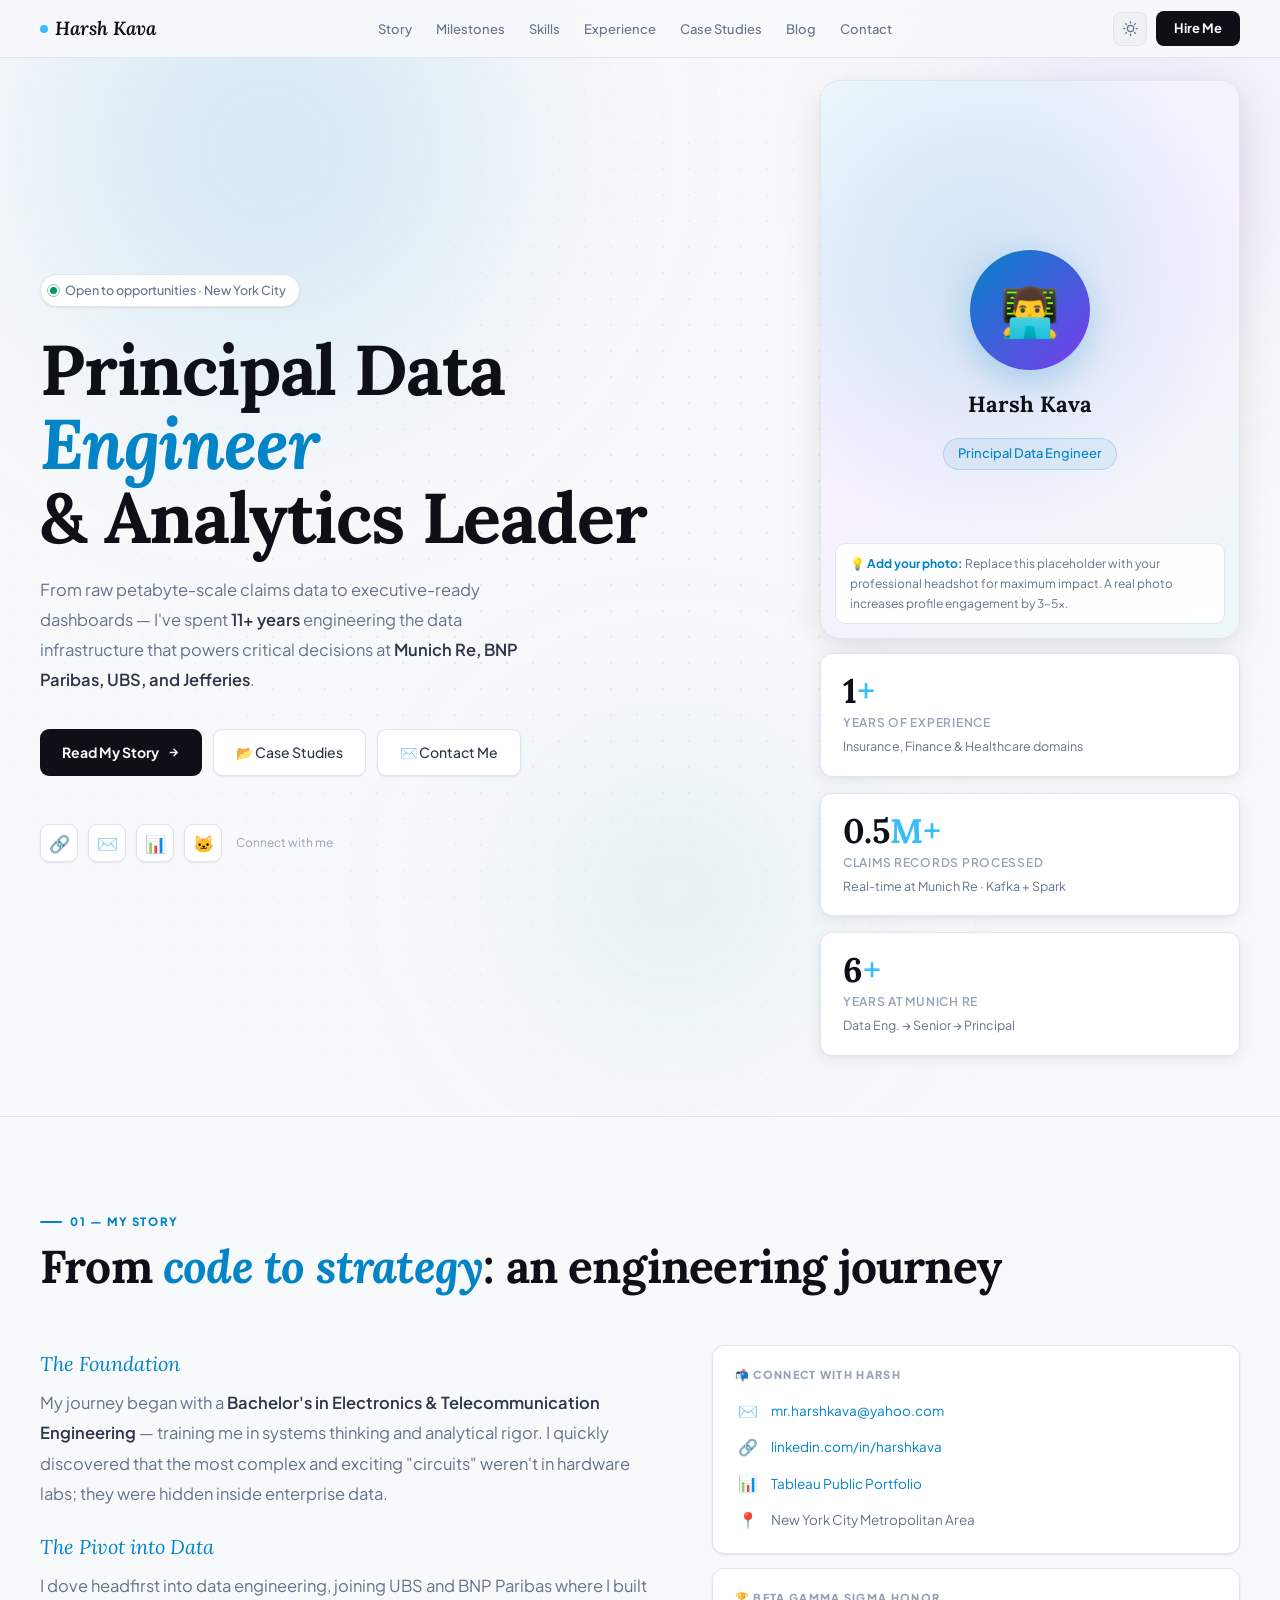
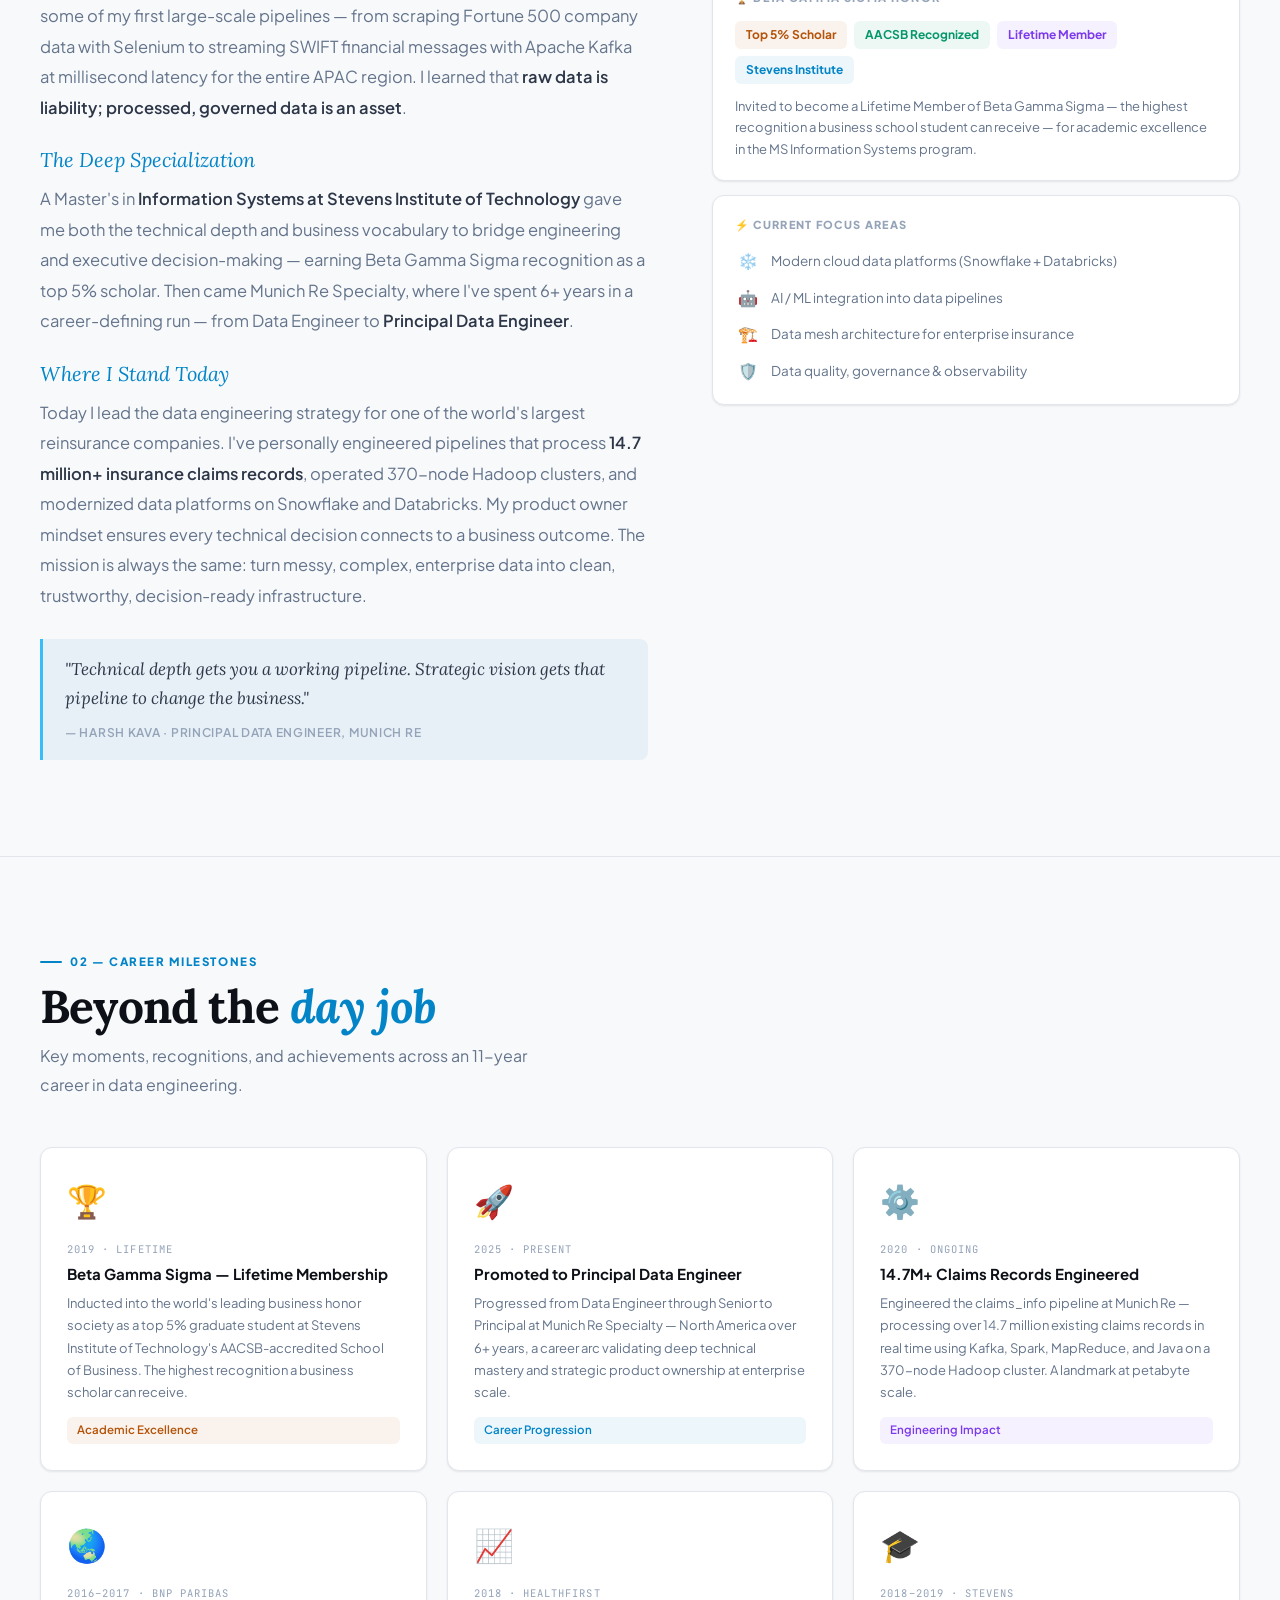
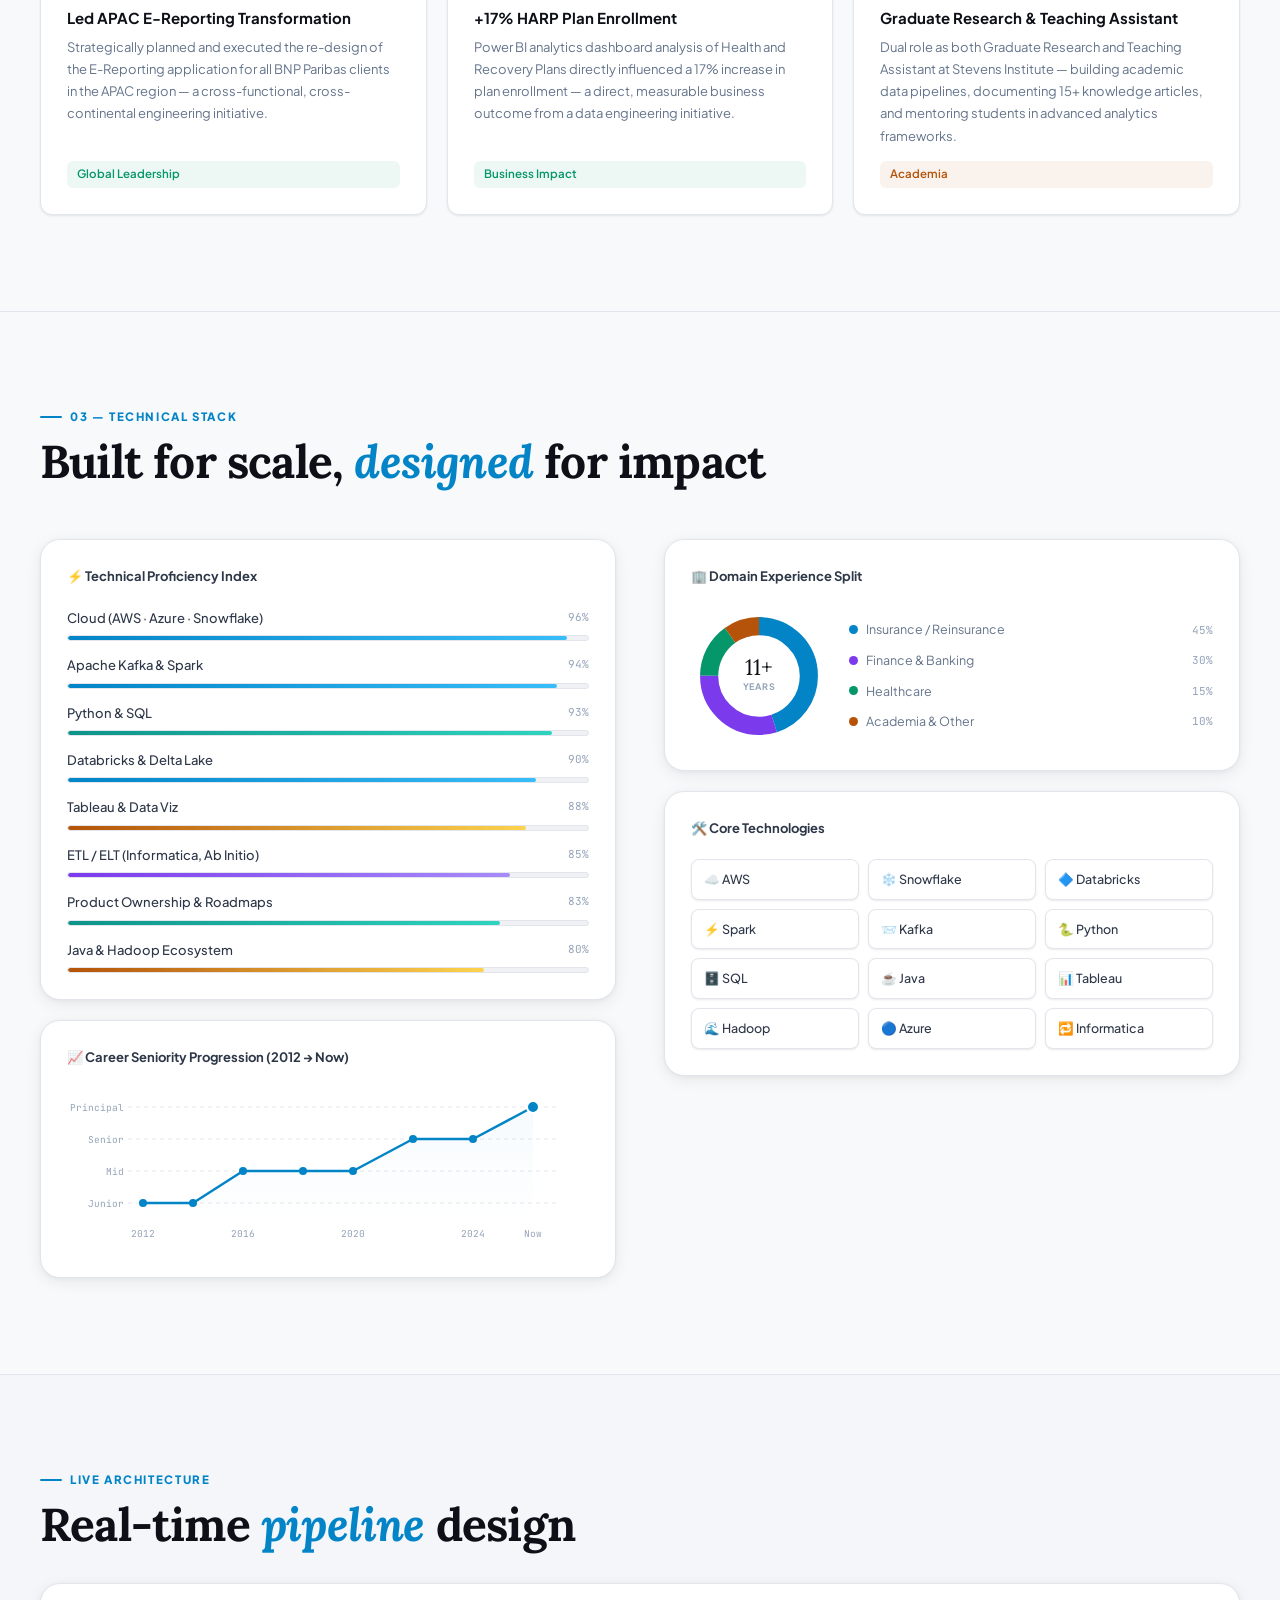
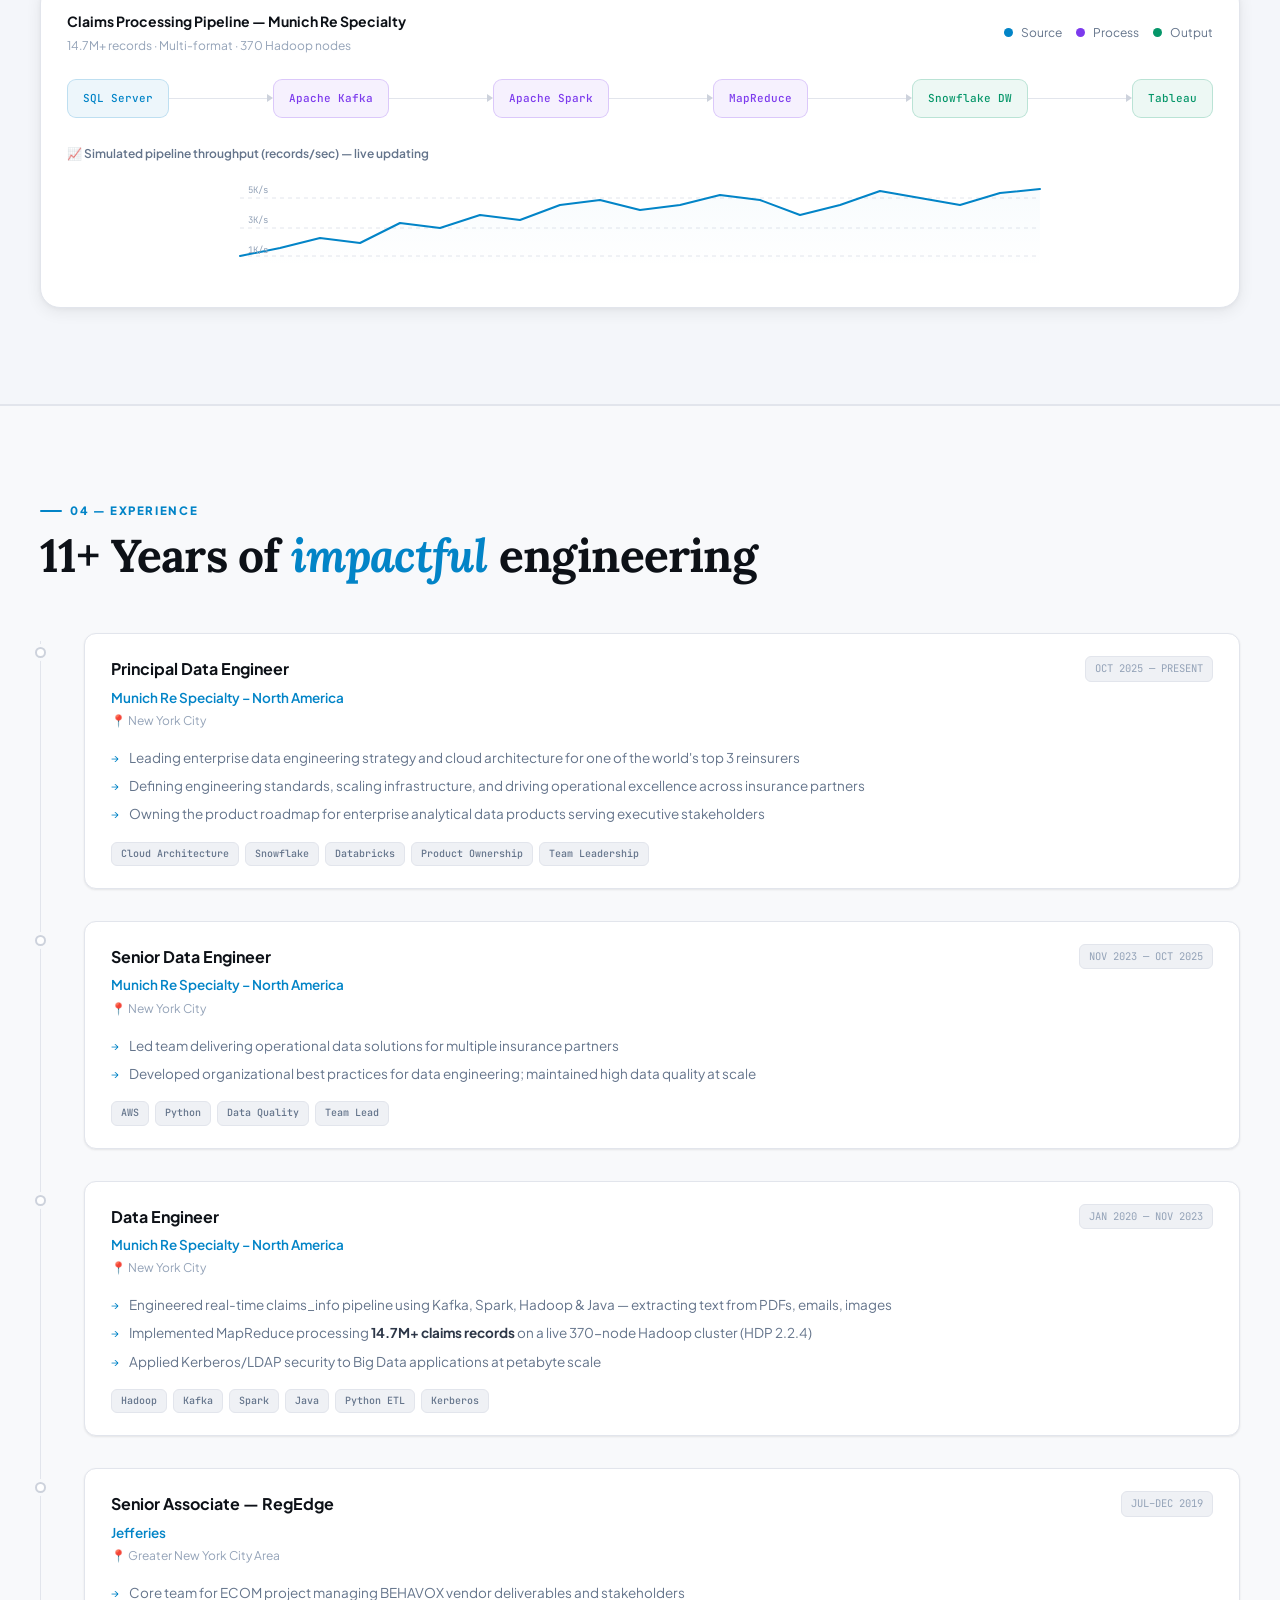
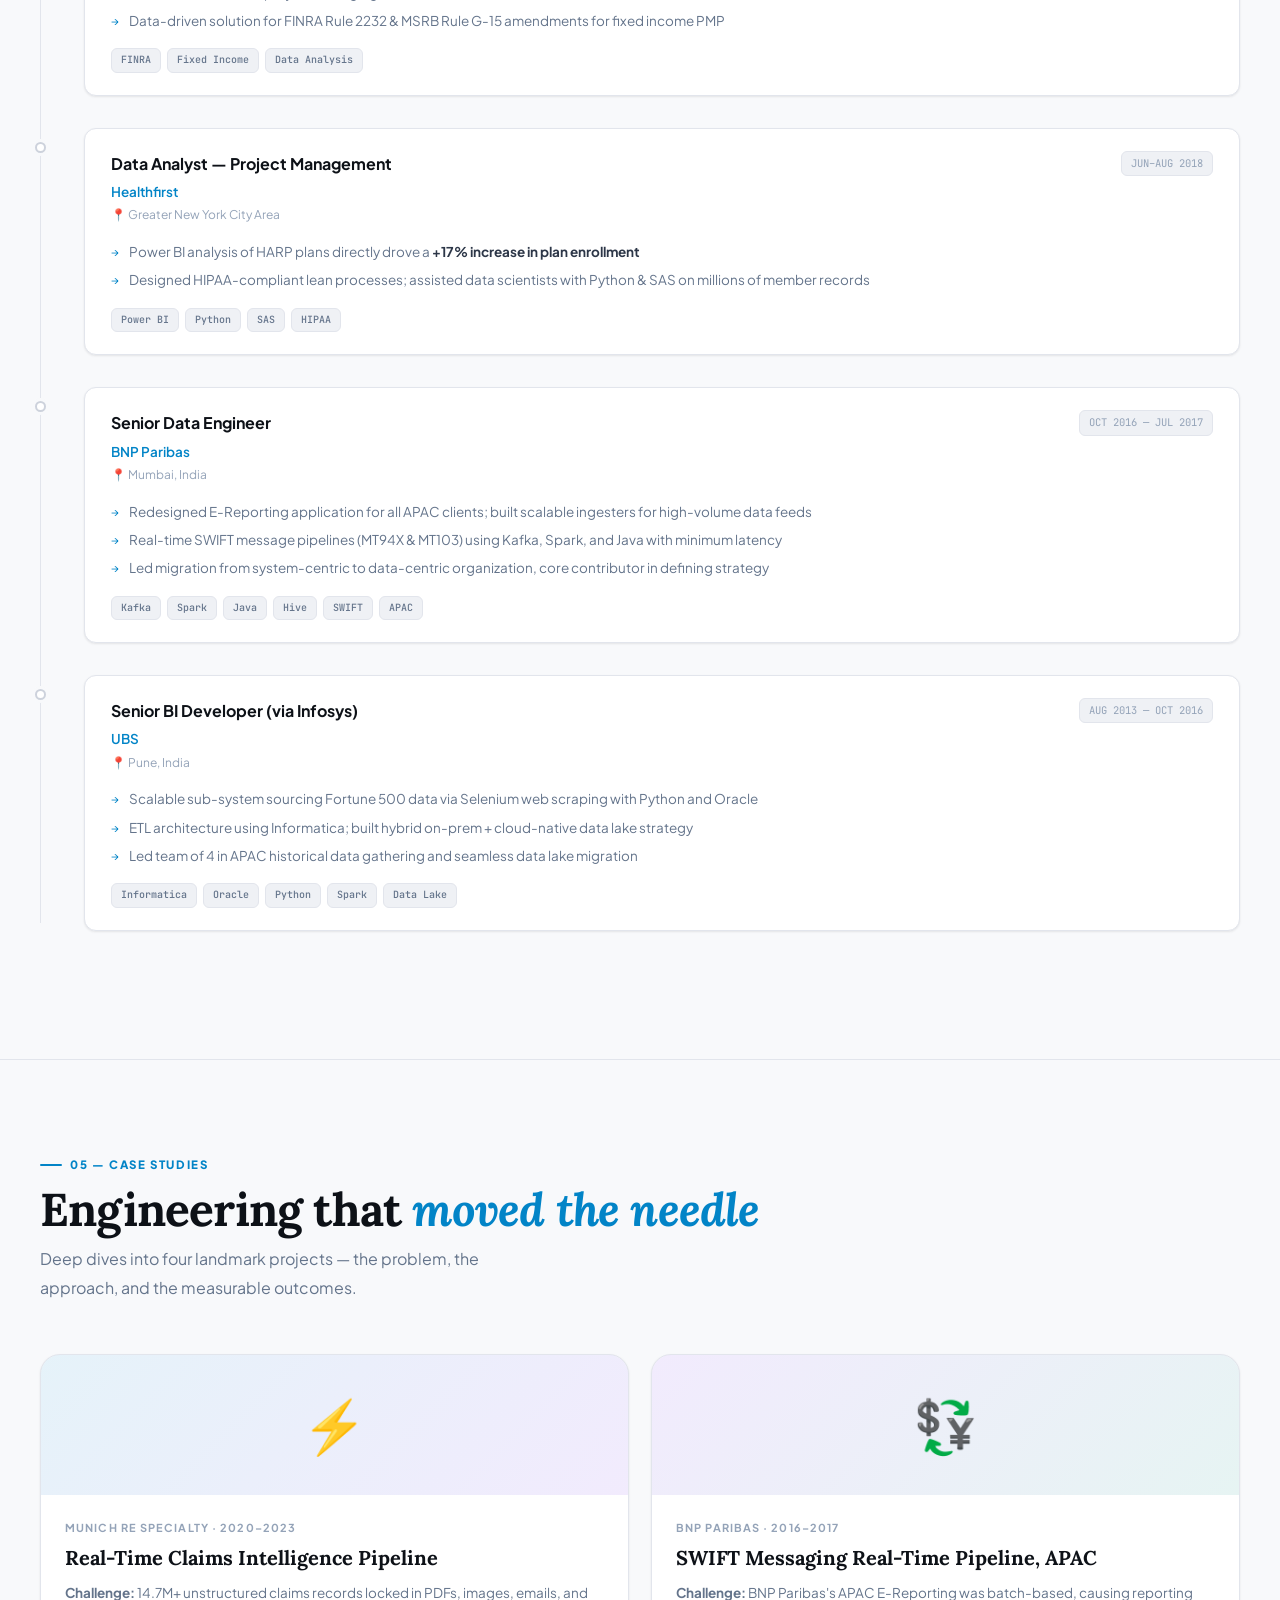
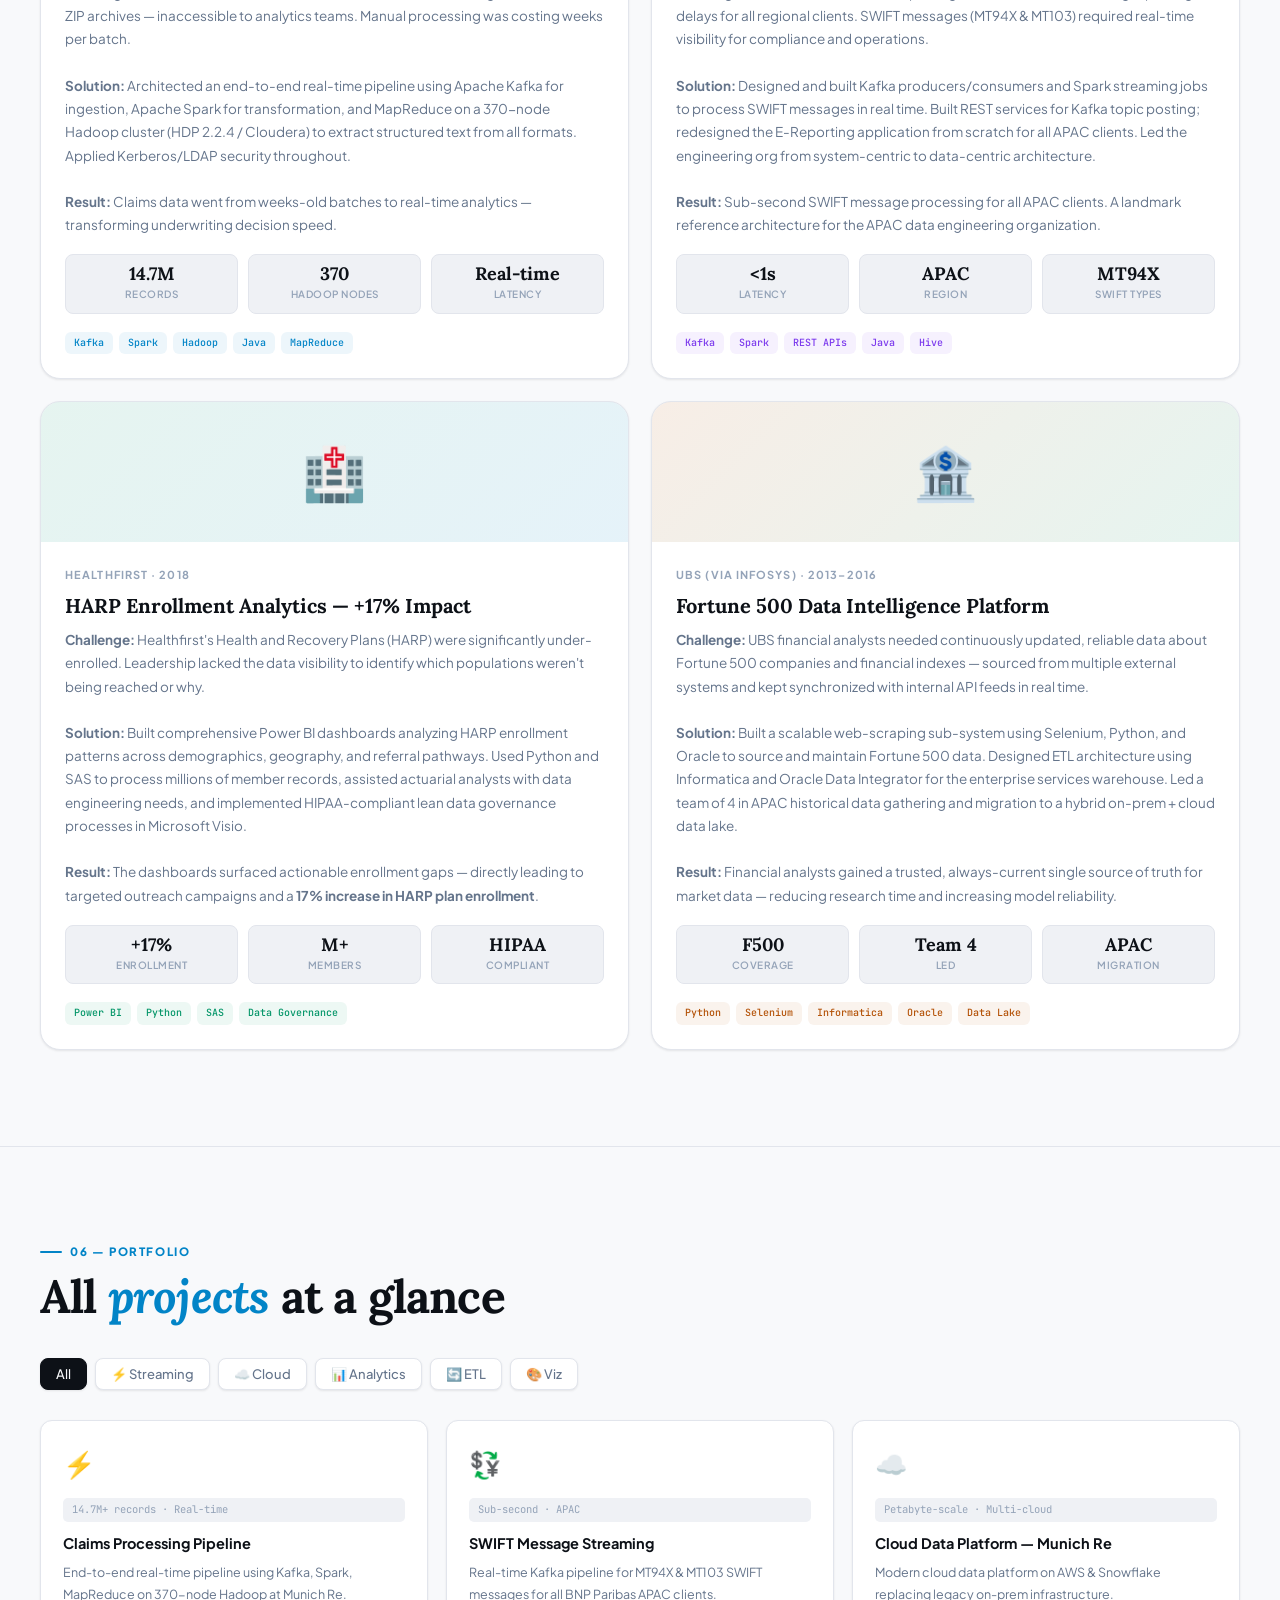
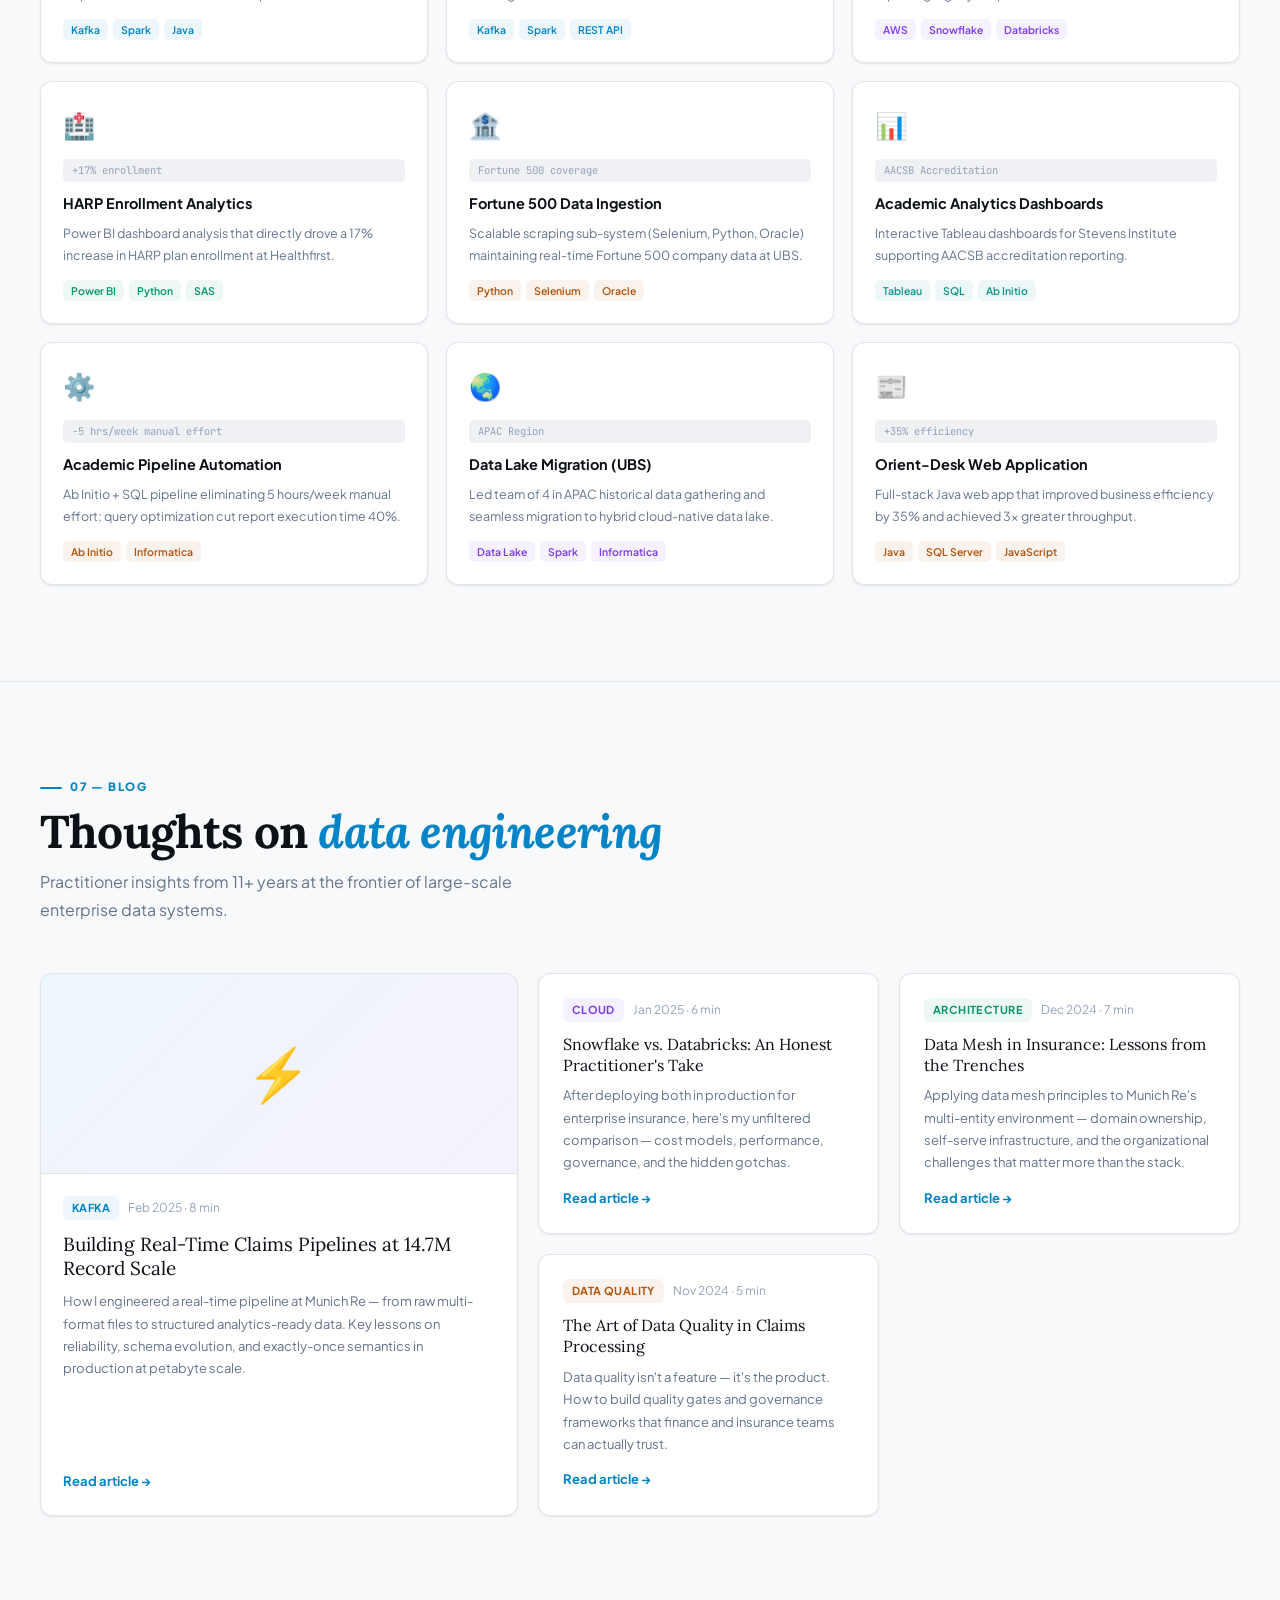
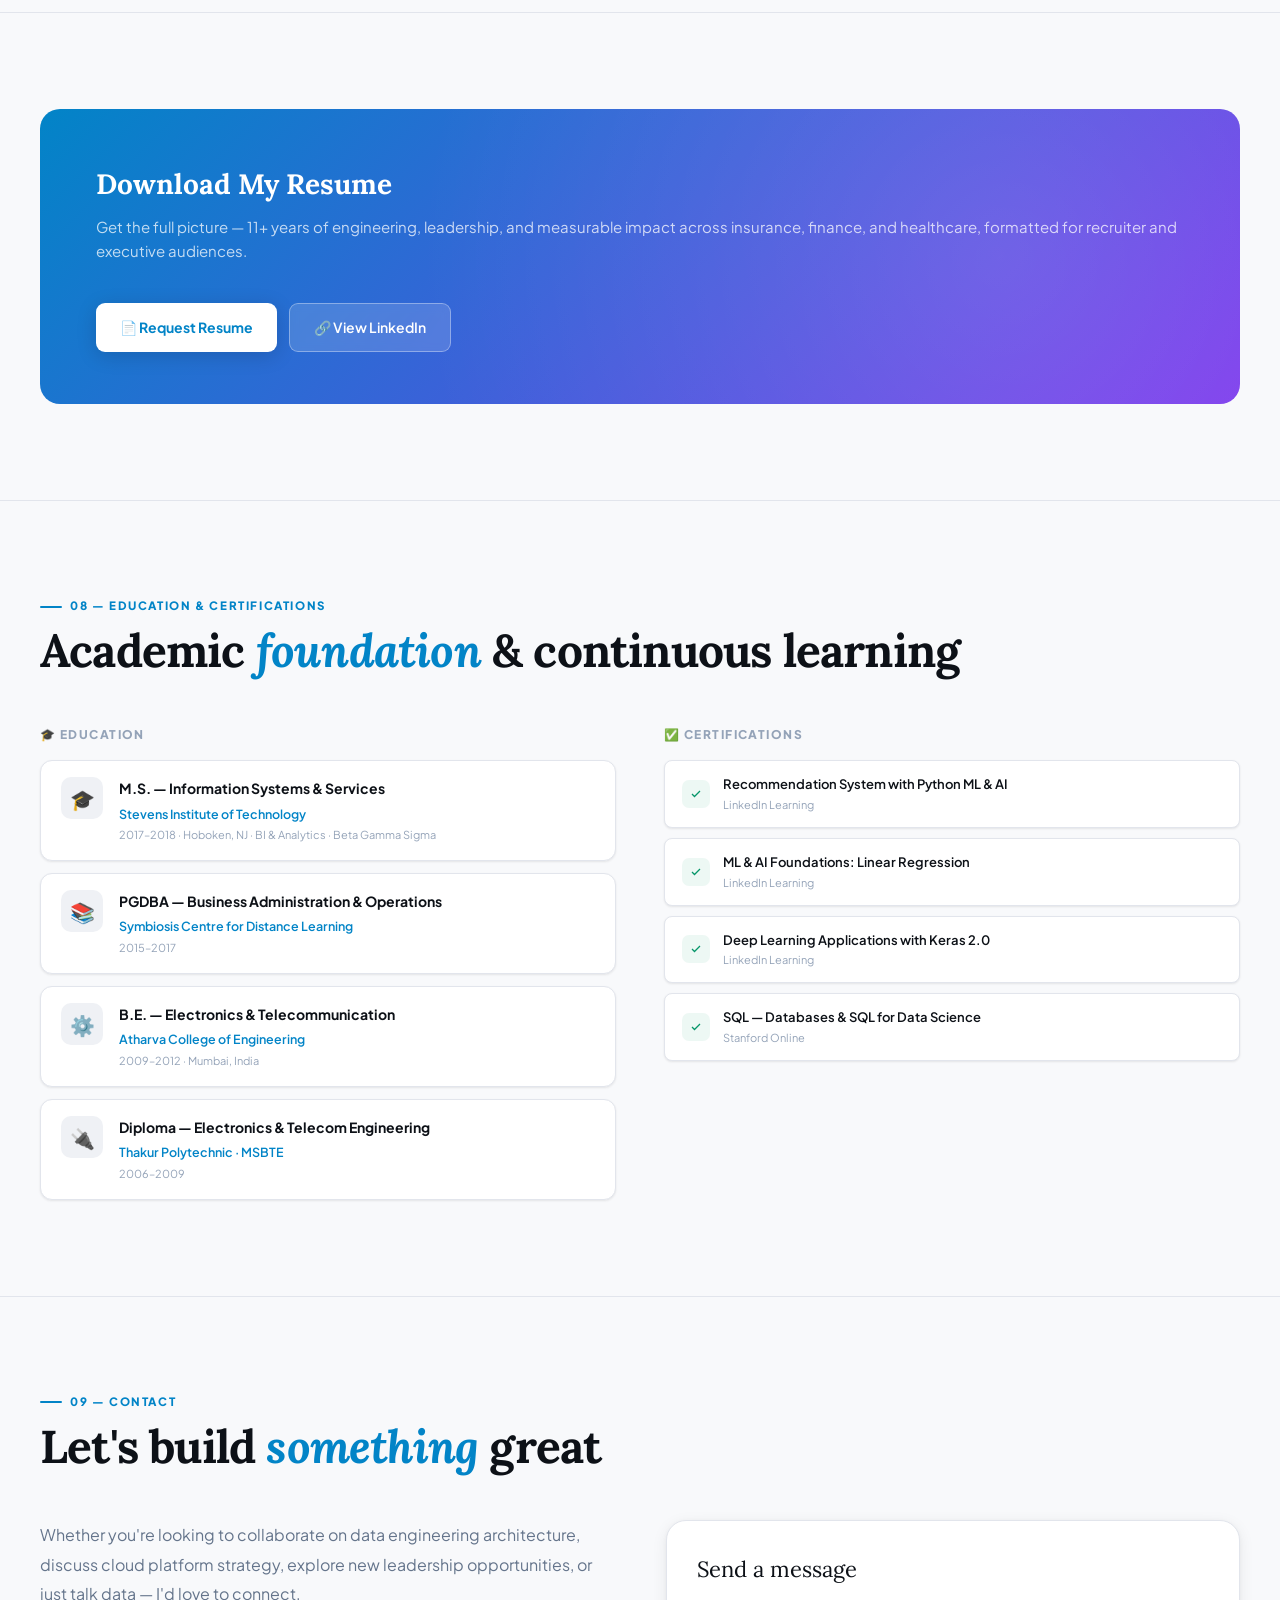
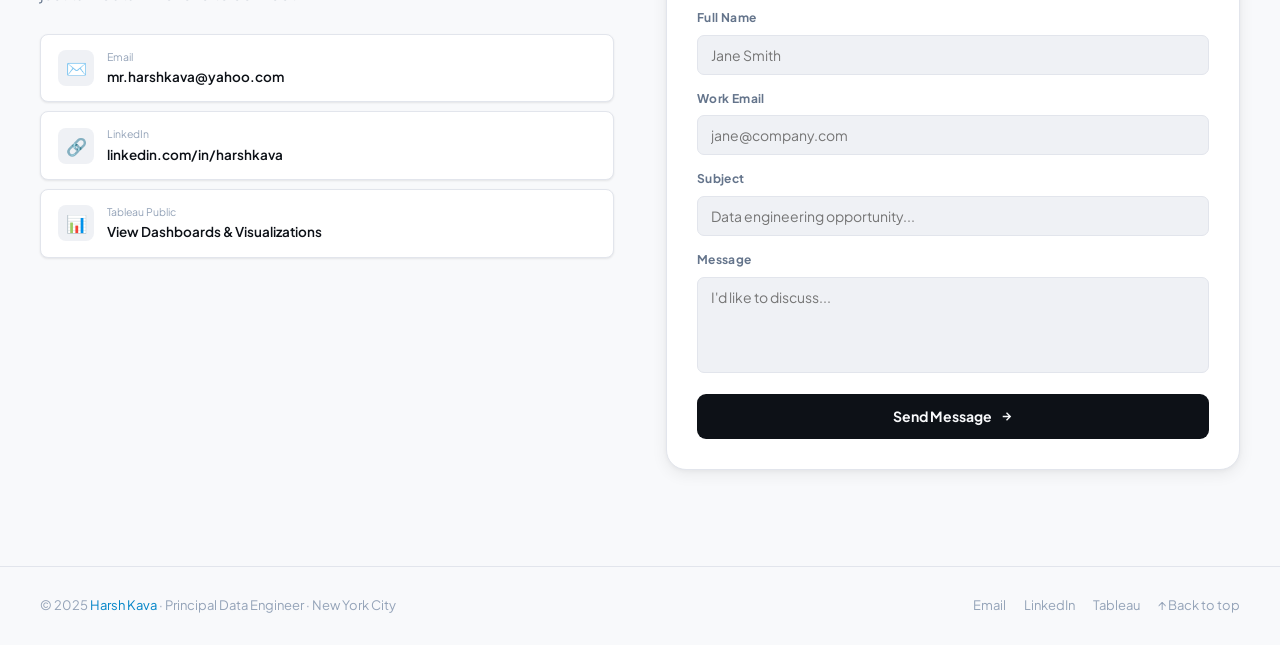
<file: index-3.html>
<!DOCTYPE html>
<html lang="en" data-theme="light">
<head>
<meta charset="UTF-8">
<meta name="viewport" content="width=device-width, initial-scale=1.0">
<title>Harsh Kava — Principal Data Engineer & Analytics Leader</title>

<!-- SEO -->
<meta name="description" content="Harsh Kava is a Principal Data Engineer at Munich Re with 11+ years building scalable cloud data platforms in insurance and finance. Expert in AWS, Snowflake, Databricks, Kafka, Spark.">
<meta name="keywords" content="Harsh Kava, Data Engineer, Principal Data Engineer, Munich Re, Snowflake, Databricks, Apache Spark, Kafka, Python, SQL, AWS, Analytics, New York">
<meta name="author" content="Harsh Kava">
<meta name="robots" content="index, follow">
<link rel="canonical" href="https://harshkava.github.io/">
<meta property="og:type" content="website">
<meta property="og:url" content="https://harshkava.github.io/">
<meta property="og:title" content="Harsh Kava — Principal Data Engineer">
<meta property="og:description" content="11+ years turning messy enterprise data into clean, scalable, decision-ready platforms. Currently: Principal Data Engineer at Munich Re Specialty.">
<meta name="twitter:card" content="summary_large_image">
<script type="application/ld+json">
{"@context":"https://schema.org","@type":"Person","name":"Harsh Kava","jobTitle":"Principal Data Engineer","description":"Analytics Leader with 11+ years in cloud data engineering for insurance and finance.","url":"https://harshkava.github.io/","email":"mr.harshkava@yahoo.com","address":{"@type":"PostalAddress","addressLocality":"New York City","addressRegion":"NY","addressCountry":"US"},"worksFor":{"@type":"Organization","name":"Munich Re Specialty – North America"},"alumniOf":[{"@type":"CollegeOrUniversity","name":"Stevens Institute of Technology"}],"sameAs":["https://www.linkedin.com/in/harshkava/","https://public.tableau.com/profile/harsh.kava#!/"]}
</script>

<link rel="preconnect" href="https://fonts.googleapis.com">
<link href="https://fonts.googleapis.com/css2?family=Lora:ital,wght@0,400;0,600;0,700;1,400;1,600&family=Plus+Jakarta+Sans:wght@300;400;500;600;700;800&family=JetBrains+Mono:wght@400;500&display=swap" rel="stylesheet">

<style>
/* ───────────────────────────────
   TOKENS
─────────────────────────────── */
:root {
  --bg:       #F8F9FB;
  --bg2:      #EFF1F5;
  --surface:  #FFFFFF;
  --surface2: #F4F6FA;
  --border:   #E2E5EC;
  --border2:  #CDD2DC;
  --text:     #0D1117;
  --text2:    #2D3748;
  --text3:    #64748B;
  --text4:    #94A3B8;
  --sky:      #0284C7;
  --sky-l:    #38BDF8;
  --sky-bg:   rgba(2,132,199,0.07);
  --sky-br:   rgba(2,132,199,0.2);
  --teal:     #0D9488;
  --teal-bg:  rgba(13,148,136,0.07);
  --violet:   #7C3AED;
  --violet-bg:rgba(124,58,237,0.07);
  --amber:    #B45309;
  --amber-bg: rgba(180,83,9,0.07);
  --green:    #059669;
  --green-bg: rgba(5,150,105,0.07);
  --rose:     #E11D48;
  --rose-bg:  rgba(225,29,72,0.07);
  --sh1: 0 1px 3px rgba(0,0,0,0.05),0 1px 2px rgba(0,0,0,0.04);
  --sh2: 0 4px 16px rgba(0,0,0,0.07),0 1px 4px rgba(0,0,0,0.04);
  --sh3: 0 12px 40px rgba(0,0,0,0.09),0 4px 12px rgba(0,0,0,0.04);
  --sh4: 0 24px 64px rgba(0,0,0,0.11),0 8px 20px rgba(0,0,0,0.05);
  --r:   12px;
  --rsm: 8px;
  --rlg: 20px;
  --ease: 0.22s cubic-bezier(.4,0,.2,1);
  --slow: 0.55s cubic-bezier(.4,0,.2,1);
}
[data-theme="dark"] {
  --bg:#08090D; --bg2:#101219; --surface:#141720; --surface2:#191D28;
  --border:#232736; --border2:#2E3446;
  --text:#F0F2F8; --text2:#C8CDE0; --text3:#7B82A0; --text4:#4A5070;
  --sky:#38BDF8; --sky-l:#7DD3FC; --sky-bg:rgba(56,189,248,.09); --sky-br:rgba(56,189,248,.22);
  --teal:#2DD4BF; --teal-bg:rgba(45,212,191,.08);
  --violet:#A78BFA; --violet-bg:rgba(167,139,250,.08);
  --amber:#FCD34D; --amber-bg:rgba(252,211,77,.08);
  --green:#34D399; --green-bg:rgba(52,211,153,.08);
  --rose:#FB7185; --rose-bg:rgba(251,113,133,.08);
  --sh1:0 1px 3px rgba(0,0,0,.35); --sh2:0 4px 16px rgba(0,0,0,.4);
  --sh3:0 12px 40px rgba(0,0,0,.5); --sh4:0 24px 64px rgba(0,0,0,.6);
}

*,*::before,*::after{box-sizing:border-box;margin:0;padding:0}
html{scroll-behavior:smooth;font-size:16px}
body{font-family:'Plus Jakarta Sans',sans-serif;background:var(--bg);color:var(--text);line-height:1.65;overflow-x:hidden;transition:background var(--slow),color var(--slow);-webkit-font-smoothing:antialiased}
::-webkit-scrollbar{width:4px}::-webkit-scrollbar-track{background:var(--bg2)}::-webkit-scrollbar-thumb{background:var(--border2);border-radius:2px}
::selection{background:var(--sky-bg);color:var(--sky)}
a{color:inherit;text-decoration:none}
button{font-family:inherit;cursor:pointer;border:none;background:none}
img{max-width:100%;display:block}

/* ───────────────────────────────
   NAV
─────────────────────────────── */
nav{
  position:fixed;top:0;left:0;right:0;z-index:1000;
  height:58px;display:flex;align-items:center;padding:0 28px;
  background:rgba(248,249,251,.9);
  backdrop-filter:blur(20px) saturate(200%);
  -webkit-backdrop-filter:blur(20px) saturate(200%);
  border-bottom:1px solid var(--border);
  transition:background var(--slow),border-color var(--slow);
}
[data-theme="dark"] nav{background:rgba(8,9,13,.9)}
.nav-in{max-width:1200px;width:100%;margin:0 auto;display:flex;align-items:center;justify-content:space-between}
.nav-logo{font-family:'Lora',serif;font-size:19px;font-style:italic;font-weight:600;color:var(--text);display:flex;align-items:center;gap:7px}
.nav-dot{width:8px;height:8px;border-radius:50%;background:var(--sky-l);animation:breathe 3s ease-in-out infinite}
@keyframes breathe{0%,100%{opacity:1;transform:scale(1)}50%{opacity:.6;transform:scale(.85)}}
.nav-links{display:flex;gap:2px;list-style:none}
.nav-links a{font-size:13px;font-weight:500;color:var(--text3);padding:6px 11px;border-radius:7px;transition:color var(--ease),background var(--ease)}
.nav-links a:hover{color:var(--text);background:var(--bg2)}
.nav-links a.active{color:var(--sky)}
.nav-r{display:flex;align-items:center;gap:9px}
.theme-btn{width:34px;height:34px;border-radius:8px;background:var(--bg2);border:1px solid var(--border);display:flex;align-items:center;justify-content:center;color:var(--text3);transition:all var(--ease)}
.theme-btn:hover{background:var(--border);color:var(--text)}
.theme-btn svg{width:15px;height:15px}
.moon{display:none}[data-theme="dark"] .sun{display:none}[data-theme="dark"] .moon{display:block}
.btn-hire{padding:7px 18px;background:var(--text);color:var(--bg);border-radius:8px;font-size:13px;font-weight:700;transition:opacity var(--ease),transform var(--ease)}
.btn-hire:hover{opacity:.85;transform:translateY(-1px)}

/* ───────────────────────────────
   HERO  —  best of both worlds:
   big personal photo + narrative + stats
─────────────────────────────── */
#hero{
  min-height:100vh;display:flex;flex-direction:column;
  justify-content:center;padding:80px 28px 60px;
  position:relative;overflow:hidden;
}
/* Aurora */
.aurora{position:absolute;inset:0;pointer-events:none;z-index:0;overflow:hidden}
.abl{position:absolute;border-radius:50%;filter:blur(90px);animation:drift 15s ease-in-out infinite}
.abl:nth-child(1){width:700px;height:700px;top:-200px;left:-80px;background:radial-gradient(circle,rgba(2,132,199,.18),transparent 70%);animation-delay:0s}
.abl:nth-child(2){width:500px;height:500px;top:-80px;right:-100px;background:radial-gradient(circle,rgba(124,58,237,.14),transparent 70%);animation-delay:-6s}
.abl:nth-child(3){width:450px;height:450px;bottom:0;left:35%;background:radial-gradient(circle,rgba(13,148,136,.12),transparent 70%);animation-delay:-11s}
@keyframes drift{0%,100%{transform:translate(0,0) scale(1)}33%{transform:translate(28px,-18px) scale(1.04)}66%{transform:translate(-18px,14px) scale(.97)}}
.dot-grid{position:absolute;inset:0;pointer-events:none;z-index:0;background-image:radial-gradient(circle,var(--border) 1px,transparent 1px);background-size:26px 26px;mask-image:radial-gradient(ellipse 80% 80% at 50% 50%,black 20%,transparent 75%);-webkit-mask-image:radial-gradient(ellipse 80% 80% at 50% 50%,black 20%,transparent 75%);opacity:.7}

.hero-wrap{max-width:1200px;width:100%;margin:0 auto;position:relative;z-index:1;display:grid;grid-template-columns:1fr 420px;gap:64px;align-items:center}

/* Left: text */
.hero-badge{display:inline-flex;align-items:center;gap:8px;padding:5px 13px 5px 9px;background:var(--surface);border:1px solid var(--border);border-radius:100px;font-size:12.5px;font-weight:500;color:var(--text3);margin-bottom:26px;box-shadow:var(--sh1);opacity:0;animation:up .7s .1s forwards}
.hero-badge-pulse{width:7px;height:7px;border-radius:50%;background:var(--green);position:relative}
.hero-badge-pulse::after{content:'';position:absolute;inset:-3px;border-radius:50%;border:1.5px solid var(--green);opacity:.5;animation:pulse 2.2s infinite}
@keyframes pulse{0%,100%{transform:scale(1);opacity:.5}50%{transform:scale(1.4);opacity:0}}

.hero-headline{font-family:'Lora',serif;font-size:clamp(38px,5.5vw,72px);line-height:1.05;letter-spacing:-1.2px;color:var(--text);margin-bottom:20px}
.hero-headline .hl1{display:block;opacity:0;animation:up .85s .25s forwards}
.hero-headline .hl2{display:block;font-style:italic;color:var(--sky);opacity:0;animation:up .85s .4s forwards}
.hero-headline .hl3{display:block;opacity:0;animation:up .85s .55s forwards}

.hero-sub{font-size:16.5px;font-weight:400;color:var(--text3);max-width:520px;line-height:1.82;margin-bottom:34px;opacity:0;animation:up .85s .7s forwards}
.hero-sub strong{color:var(--text2);font-weight:600}

.hero-btns{display:flex;gap:11px;flex-wrap:wrap;margin-bottom:48px;opacity:0;animation:up .85s .82s forwards}
.btn-p{padding:11px 22px;background:var(--text);color:var(--bg);border-radius:9px;font-size:14px;font-weight:700;display:inline-flex;align-items:center;gap:8px;transition:opacity var(--ease),transform var(--ease),box-shadow var(--ease)}
.btn-p:hover{opacity:.85;transform:translateY(-1px);box-shadow:var(--sh2)}
.btn-s{padding:11px 22px;background:var(--surface);color:var(--text2);border:1px solid var(--border);border-radius:9px;font-size:14px;font-weight:500;display:inline-flex;align-items:center;gap:8px;box-shadow:var(--sh1);transition:all var(--ease)}
.btn-s:hover{border-color:var(--border2);background:var(--bg2);transform:translateY(-1px);box-shadow:var(--sh2)}

/* Social links strip */
.hero-socials{display:flex;gap:10px;opacity:0;animation:up .85s .95s forwards}
.social-btn{width:38px;height:38px;border-radius:9px;background:var(--surface);border:1px solid var(--border);display:flex;align-items:center;justify-content:center;font-size:17px;transition:all var(--ease);box-shadow:var(--sh1)}
.social-btn:hover{border-color:var(--sky-br);background:var(--sky-bg);transform:translateY(-2px);box-shadow:var(--sh2)}
.social-label{font-size:12px;color:var(--text4);display:flex;align-items:center;margin-left:4px}

/* Hero stat cards */
.hero-stats-col{display:flex;flex-direction:column;gap:16px;opacity:0;animation:up .85s .5s forwards}
.hstat-card{background:var(--surface);border:1px solid var(--border);border-radius:var(--r);padding:20px 22px;box-shadow:var(--sh2);transition:all var(--ease)}
.hstat-card:hover{border-color:var(--sky-br);transform:translateX(-4px);box-shadow:var(--sh3)}
.hstat-n{font-family:'Lora',serif;font-size:34px;font-weight:700;color:var(--text);line-height:1}
.hstat-n em{color:var(--sky-l);font-style:normal}
.hstat-l{font-size:12px;font-weight:600;color:var(--text4);margin-top:5px;text-transform:uppercase;letter-spacing:.06em}
.hstat-desc{font-size:12.5px;color:var(--text3);margin-top:4px;line-height:1.5}

/* Photo card */
.photo-card{background:var(--surface);border:1px solid var(--border);border-radius:20px;overflow:hidden;box-shadow:var(--sh3);position:relative}
.photo-placeholder{width:100%;aspect-ratio:3/4;background:linear-gradient(145deg,var(--sky-bg) 0%,var(--violet-bg) 50%,var(--teal-bg) 100%);display:flex;flex-direction:column;align-items:center;justify-content:center;gap:16px;position:relative;overflow:hidden;min-height:340px}
.photo-placeholder::before{content:'';position:absolute;inset:0;background:radial-gradient(circle at 40% 35%,rgba(2,132,199,.15),transparent 60%)}
.photo-avatar{width:120px;height:120px;border-radius:50%;background:linear-gradient(135deg,var(--sky),var(--violet));display:flex;align-items:center;justify-content:center;font-size:48px;box-shadow:0 12px 32px rgba(2,132,199,.25);position:relative;z-index:1}
.photo-name{font-family:'Lora',serif;font-size:22px;font-weight:700;color:var(--text);position:relative;z-index:1;text-align:center}
.photo-role{font-size:13px;font-weight:500;color:var(--sky);position:relative;z-index:1;text-align:center;padding:4px 14px;background:var(--sky-bg);border:1px solid var(--sky-br);border-radius:100px}
.photo-tip{position:absolute;bottom:14px;left:14px;right:14px;background:rgba(255,255,255,.9);border:1px solid var(--border);border-radius:10px;padding:10px 14px;backdrop-filter:blur(8px);z-index:2;font-size:12px;color:var(--text3)}
[data-theme="dark"] .photo-tip{background:rgba(20,23,32,.92)}
.photo-tip strong{color:var(--sky);font-weight:700}

@keyframes up{from{opacity:0;transform:translateY(18px)}to{opacity:1;transform:translateY(0)}}

/* ───────────────────────────────
   SECTIONS
─────────────────────────────── */
.sec{padding:96px 28px}
.sec-in{max-width:1200px;margin:0 auto}
.sec-sep{border-top:1px solid var(--border)}

.eyebrow{font-size:11.5px;font-weight:800;letter-spacing:.14em;text-transform:uppercase;color:var(--sky);margin-bottom:10px;display:flex;align-items:center;gap:8px}
.eyebrow::before{content:'';display:block;width:22px;height:2px;background:var(--sky);border-radius:1px}
.sec-title{font-family:'Lora',serif;font-size:clamp(26px,4vw,46px);font-weight:700;letter-spacing:-.8px;line-height:1.1;color:var(--text);margin-bottom:10px}
.sec-title em{font-style:italic;color:var(--sky)}
.sec-desc{font-size:16px;font-weight:400;color:var(--text3);max-width:500px;line-height:1.78}

.reveal{opacity:0;transform:translateY(20px);transition:opacity .6s var(--slow),transform .6s var(--slow)}
.reveal.vis{opacity:1;transform:translateY(0)}

/* ───────────────────────────────
   ABOUT — STORY
─────────────────────────────── */
.story-grid{display:grid;grid-template-columns:1.15fr 1fr;gap:64px;align-items:start;margin-top:52px}
.story-text{font-size:16.5px;font-weight:400;color:var(--text3);line-height:1.85}
.story-text p{margin-bottom:18px}
.story-text p strong{color:var(--text2);font-weight:600}
.story-text .chapter{font-family:'Lora',serif;font-size:20px;font-style:italic;color:var(--sky);margin-bottom:6px;display:block}
.story-quote{border-left:3px solid var(--sky-l);padding:16px 22px;background:var(--sky-bg);border-radius:0 var(--rsm) var(--rsm) 0;margin-top:28px;font-family:'Lora',serif;font-size:17px;font-style:italic;color:var(--text2);line-height:1.7}
.story-quote cite{display:block;font-family:'Plus Jakarta Sans',sans-serif;font-size:12px;font-style:normal;color:var(--text4);margin-top:10px;font-weight:600;letter-spacing:.06em;text-transform:uppercase}

.side-cards{display:flex;flex-direction:column;gap:14px}
.scard{background:var(--surface);border:1px solid var(--border);border-radius:var(--r);padding:20px 22px;box-shadow:var(--sh1);transition:border-color var(--ease),box-shadow var(--ease),transform var(--ease)}
.scard:hover{border-color:var(--sky-br);box-shadow:var(--sh2);transform:translateY(-2px)}
.scard-head{font-size:11px;font-weight:800;letter-spacing:.12em;text-transform:uppercase;color:var(--text4);margin-bottom:14px}
.scard-row{display:flex;align-items:center;gap:10px;margin-bottom:10px}
.scard-row:last-child{margin-bottom:0}
.scard-ic{font-size:16px;flex-shrink:0;width:26px;text-align:center}
.scard-tx{font-size:13.5px;color:var(--text3)}
.scard-tx a{color:var(--sky);transition:opacity var(--ease)}
.scard-tx a:hover{opacity:.75;text-decoration:underline}
.chips{display:flex;flex-wrap:wrap;gap:7px}
.chip{padding:4px 11px;border-radius:6px;font-size:12px;font-weight:700}
.chip-a{background:var(--amber-bg);color:var(--amber)}
.chip-g{background:var(--green-bg);color:var(--green)}
.chip-v{background:var(--violet-bg);color:var(--violet)}
.chip-s{background:var(--sky-bg);color:var(--sky)}

/* ───────────────────────────────
   CAREER MILESTONES  ← new
─────────────────────────────── */
.milestones-grid{display:grid;grid-template-columns:repeat(3,1fr);gap:20px;margin-top:48px}
.mcard{background:var(--surface);border:1px solid var(--border);border-radius:var(--r);padding:26px;box-shadow:var(--sh1);transition:all var(--ease);position:relative;overflow:hidden;display:flex;flex-direction:column}
.mcard::before{content:'';position:absolute;top:0;left:0;right:0;height:3px;opacity:0;transition:opacity var(--ease)}
.mcard:hover{border-color:var(--sky-br);box-shadow:var(--sh3);transform:translateY(-5px)}
.mcard:hover::before{opacity:1}
.mcard.ms-conf::before{background:linear-gradient(90deg,var(--sky),var(--sky-l))}
.mcard.ms-award::before{background:linear-gradient(90deg,var(--amber),#FCD34D)}
.mcard.ms-speak::before{background:linear-gradient(90deg,var(--violet),#A78BFA)}
.mcard.ms-media::before{background:linear-gradient(90deg,var(--green),#34D399)}
.mcard.ms-beta::before{background:linear-gradient(90deg,var(--rose),#FB7185)}
.mcard.ms-pub::before{background:linear-gradient(90deg,var(--teal),#2DD4BF)}

.mcard-icon{font-size:32px;margin-bottom:14px}
.mcard-year{font-family:'JetBrains Mono',monospace;font-size:10.5px;color:var(--text4);margin-bottom:6px;letter-spacing:.1em}
.mcard-title{font-size:15px;font-weight:700;color:var(--text);margin-bottom:8px;line-height:1.35}
.mcard-body{font-size:13px;color:var(--text3);line-height:1.7;flex:1}
.mcard-tag{display:inline-flex;align-items:center;gap:5px;margin-top:14px;padding:4px 10px;border-radius:6px;font-size:11.5px;font-weight:600}

/* ───────────────────────────────
   SKILLS + CHARTS
─────────────────────────────── */
.skills-layout{display:grid;grid-template-columns:1fr 1fr;gap:48px;margin-top:52px}
.chart-box{background:var(--surface);border:1px solid var(--border);border-radius:var(--rlg);padding:26px;box-shadow:var(--sh2)}
.chart-label{font-size:13px;font-weight:700;color:var(--text2);margin-bottom:20px}
.bar-chart{display:flex;flex-direction:column;gap:14px}
.bar-row{}
.br-top{display:flex;justify-content:space-between;margin-bottom:6px}
.br-name{font-size:13px;font-weight:500;color:var(--text2)}
.br-pct{font-family:'JetBrains Mono',monospace;font-size:11px;color:var(--text4)}
.br-track{height:6px;background:var(--bg2);border-radius:100px;overflow:hidden;border:1px solid var(--border)}
.br-fill{height:100%;border-radius:100px;width:0;transition:width 1.4s cubic-bezier(.4,0,.2,1)}
.br-sky{background:linear-gradient(90deg,var(--sky),var(--sky-l))}
.br-teal{background:linear-gradient(90deg,var(--teal),#2DD4BF)}
.br-violet{background:linear-gradient(90deg,var(--violet),#A78BFA)}
.br-amber{background:linear-gradient(90deg,var(--amber),#FCD34D)}

/* career line chart */
.lc-svg{width:100%;overflow:visible}
.lc-grid{stroke:var(--border);stroke-width:1}
.lc-axis{fill:var(--text4);font-size:9.5px;font-family:'JetBrains Mono',monospace}
.lc-line{fill:none;stroke:var(--sky);stroke-width:2.5;stroke-linecap:round;stroke-linejoin:round;stroke-dasharray:1000;stroke-dashoffset:1000;transition:stroke-dashoffset 1.8s cubic-bezier(.4,0,.2,1)}
.lc-area{opacity:.12}
.lc-dot{fill:var(--sky);cursor:pointer;transition:r .2s}
.lc-dot:hover{r:6}

/* donut */
.donut-wrap{display:flex;align-items:center;gap:22px}
.donut-rel{position:relative;flex-shrink:0;width:136px;height:136px}
.donut-svg-el{transform:rotate(-90deg)}
.donut-seg{transition:stroke-dasharray 1.5s cubic-bezier(.4,0,.2,1)}
.donut-ctr{position:absolute;inset:0;display:flex;flex-direction:column;align-items:center;justify-content:center}
.donut-n{font-family:'Lora',serif;font-size:22px;color:var(--text);line-height:1}
.donut-l{font-size:9px;font-weight:700;color:var(--text4);letter-spacing:.08em;margin-top:2px}
.leg-item{display:flex;align-items:center;gap:8px}
.leg-dot{width:9px;height:9px;border-radius:50%;flex-shrink:0}
.leg-txt{font-size:12.5px;color:var(--text3)}
.leg-pct{font-family:'JetBrains Mono',monospace;font-size:11px;color:var(--text4);margin-left:auto;padding-left:10px}

/* tech grid */
.tech-grid{display:grid;grid-template-columns:repeat(3,1fr);gap:9px;margin-top:20px}
.tpill{padding:9px 12px;background:var(--surface);border:1px solid var(--border);border-radius:8px;font-size:12.5px;font-weight:500;color:var(--text2);display:flex;align-items:center;gap:7px;transition:all var(--ease);box-shadow:var(--sh1);cursor:default}
.tpill:hover{border-color:var(--sky-br);background:var(--sky-bg);color:var(--sky);transform:translateY(-2px);box-shadow:var(--sh2)}

/* ───────────────────────────────
   LIVE PIPELINE
─────────────────────────────── */
.pipe-sec{background:var(--surface2);border-top:1px solid var(--border);border-bottom:1px solid var(--border)}
.pipe-flow-row{display:flex;align-items:center;gap:0;overflow-x:auto;padding:6px 0;margin-bottom:0}
.pn{padding:9px 15px;border-radius:9px;font-family:'JetBrains Mono',monospace;font-size:11px;font-weight:500;white-space:nowrap;border:1.5px solid;transition:all var(--ease)}
.pn:hover{transform:translateY(-2px);box-shadow:var(--sh2)}
.pn.src{background:var(--sky-bg);border-color:var(--sky-br);color:var(--sky)}
.pn.prc{background:var(--violet-bg);border-color:rgba(124,58,237,.22);color:var(--violet)}
.pn.out{background:var(--green-bg);border-color:rgba(5,150,105,.22);color:var(--green)}
.pconn{flex:1;height:1.5px;background:var(--border);position:relative;overflow:hidden;min-width:24px}
.pconn-fl{position:absolute;top:0;left:-60px;width:60px;height:100%;background:linear-gradient(90deg,transparent,var(--sky-l),transparent);animation:pflow 2s linear infinite}
@keyframes pflow{to{left:100%}}
.parr{width:0;height:0;border-top:4px solid transparent;border-bottom:4px solid transparent;border-left:6px solid var(--border2);flex-shrink:0}

/* throughput chart */
.tput-svg{width:100%;overflow:hidden}
.tput-line{fill:none;stroke:var(--sky);stroke-width:2;stroke-linecap:round;stroke-linejoin:round;stroke-dasharray:2000;stroke-dashoffset:2000;transition:stroke-dashoffset 2s cubic-bezier(.4,0,.2,1)}
.tput-area{opacity:.12}

/* ───────────────────────────────
   EXPERIENCE TIMELINE
─────────────────────────────── */
.timeline{position:relative;padding-left:44px}
.timeline::before{content:'';position:absolute;left:0;top:8px;bottom:8px;width:1px;background:var(--border)}
.ti{position:relative;margin-bottom:32px;opacity:0;transform:translateY(16px);transition:opacity .55s,transform .55s}
.ti.vis{opacity:1;transform:translateY(0)}
.ti-dot{position:absolute;left:-49px;top:14px;width:11px;height:11px;border-radius:50%;background:var(--surface);border:2px solid var(--border2);transition:border-color var(--ease),background var(--ease),transform var(--ease);box-shadow:0 0 0 3px var(--bg)}
.ti:hover .ti-dot{border-color:var(--sky);background:var(--sky);transform:scale(1.25)}
.tcard{background:var(--surface);border:1px solid var(--border);border-radius:var(--r);padding:22px 26px;box-shadow:var(--sh1);transition:border-color var(--ease),box-shadow var(--ease),transform var(--ease)}
.tcard:hover{border-color:var(--sky-br);box-shadow:var(--sh2);transform:translateX(4px)}
.tc-top{display:flex;justify-content:space-between;align-items:flex-start;flex-wrap:wrap;gap:8px;margin-bottom:4px}
.tc-role{font-size:16px;font-weight:700;color:var(--text)}
.tc-date{font-family:'JetBrains Mono',monospace;font-size:10.5px;color:var(--text4);padding:3px 9px;background:var(--bg2);border:1px solid var(--border);border-radius:6px;white-space:nowrap}
.tc-co{font-size:13.5px;font-weight:600;color:var(--sky);margin-bottom:2px}
.tc-loc{font-size:12px;color:var(--text4);margin-bottom:13px}
.tc-ul{list-style:none}
.tc-ul li{font-size:13.5px;color:var(--text3);padding:3px 0 3px 18px;position:relative;line-height:1.65}
.tc-ul li::before{content:'→';position:absolute;left:0;color:var(--sky);font-size:11px;top:5px}
.tc-tags{display:flex;flex-wrap:wrap;gap:6px;margin-top:13px}
.ttag{padding:3px 9px;border-radius:6px;font-family:'JetBrains Mono',monospace;font-size:10px;font-weight:500;background:var(--bg2);border:1px solid var(--border);color:var(--text3);transition:all var(--ease)}
.tcard:hover .ttag{border-color:var(--sky-br);color:var(--sky);background:var(--sky-bg)}

/* ───────────────────────────────
   CASE STUDIES  ← new deep-dive
─────────────────────────────── */
.cs-grid{display:grid;grid-template-columns:1fr 1fr;gap:22px;margin-top:52px}
.cs-card{background:var(--surface);border:1px solid var(--border);border-radius:var(--rlg);overflow:hidden;box-shadow:var(--sh1);transition:all var(--ease);display:flex;flex-direction:column}
.cs-card:hover{border-color:var(--sky-br);box-shadow:var(--sh4);transform:translateY(-5px)}
.cs-hero{height:140px;display:flex;align-items:center;justify-content:center;position:relative;overflow:hidden}
.cs-icon-big{font-size:52px;position:relative;z-index:1}
.cs-body{padding:24px;flex:1;display:flex;flex-direction:column}
.cs-company{font-size:11px;font-weight:700;letter-spacing:.1em;text-transform:uppercase;color:var(--text4);margin-bottom:8px}
.cs-title{font-family:'Lora',serif;font-size:20px;font-weight:700;color:var(--text);margin-bottom:10px;line-height:1.28}
.cs-summary{font-size:13.5px;color:var(--text3);line-height:1.72;flex:1;margin-bottom:18px}
.cs-metrics{display:grid;grid-template-columns:repeat(3,1fr);gap:10px;margin-bottom:18px}
.cs-metric{background:var(--bg2);border:1px solid var(--border);border-radius:var(--rsm);padding:10px 12px;text-align:center}
.cs-metric-n{font-family:'Lora',serif;font-size:18px;font-weight:700;color:var(--text);line-height:1}
.cs-metric-l{font-size:10px;font-weight:600;color:var(--text4);margin-top:3px;text-transform:uppercase;letter-spacing:.05em}
.cs-tags{display:flex;flex-wrap:wrap;gap:6px}
.cstag{padding:3px 9px;border-radius:6px;font-family:'JetBrains Mono',monospace;font-size:10px;font-weight:500}

/* ───────────────────────────────
   INTERACTIVE PORTFOLIO
─────────────────────────────── */
.pf-filters{display:flex;gap:8px;flex-wrap:wrap;margin-bottom:30px}
.pf-btn{padding:7px 15px;background:var(--surface);border:1px solid var(--border);border-radius:8px;font-size:13px;font-weight:500;color:var(--text3);transition:all var(--ease);box-shadow:var(--sh1)}
.pf-btn:hover{border-color:var(--sky-br);color:var(--sky)}
.pf-btn.on{background:var(--text);color:var(--bg);border-color:var(--text)}
.pf-grid{display:grid;grid-template-columns:repeat(3,1fr);gap:18px}
.pf-card{background:var(--surface);border:1px solid var(--border);border-radius:var(--r);padding:22px;box-shadow:var(--sh1);transition:all var(--ease);display:flex;flex-direction:column;position:relative;overflow:hidden}
.pf-card::after{content:'';position:absolute;top:0;left:0;right:0;height:2px;opacity:0;transition:opacity var(--ease)}
.pf-card:hover{border-color:var(--sky-br);box-shadow:var(--sh3);transform:translateY(-4px)}
.pf-card:hover::after{opacity:1}
.pf-card[data-cat="streaming"]::after{background:linear-gradient(90deg,var(--sky),var(--sky-l))}
.pf-card[data-cat="cloud"]::after{background:linear-gradient(90deg,var(--violet),#A78BFA)}
.pf-card[data-cat="analytics"]::after{background:linear-gradient(90deg,var(--green),#34D399)}
.pf-card[data-cat="etl"]::after{background:linear-gradient(90deg,var(--amber),#FCD34D)}
.pf-card[data-cat="viz"]::after{background:linear-gradient(90deg,var(--teal),#2DD4BF)}
.pf-icon{font-size:26px;margin-bottom:12px}
.pf-impact{font-family:'JetBrains Mono',monospace;font-size:10.5px;color:var(--text4);margin-bottom:10px;padding:3px 9px;background:var(--bg2);border-radius:5px;display:inline-block}
.pf-title{font-size:14.5px;font-weight:700;color:var(--text);margin-bottom:7px}
.pf-desc{font-size:12.5px;color:var(--text3);line-height:1.7;flex:1;margin-bottom:14px}
.pf-tags{display:flex;flex-wrap:wrap;gap:5px;margin-top:auto}
.pf-tag{padding:2px 8px;border-radius:5px;font-size:10.5px;font-weight:600}

/* ───────────────────────────────
   BLOG
─────────────────────────────── */
.blog-grid{display:grid;grid-template-columns:1.4fr 1fr 1fr;gap:20px;margin-top:48px}
.blog-grid .bc:first-child{grid-row:span 2}
.bc{background:var(--surface);border:1px solid var(--border);border-radius:var(--r);padding:24px;box-shadow:var(--sh1);transition:all var(--ease);display:flex;flex-direction:column}
.bc:hover{border-color:var(--sky-br);box-shadow:var(--sh3);transform:translateY(-3px)}
.bc:first-child{padding:0;overflow:hidden}
.bc-visual{height:200px;background:linear-gradient(135deg,var(--sky-bg),var(--violet-bg));display:flex;align-items:center;justify-content:center;font-size:52px;border-bottom:1px solid var(--border);flex-shrink:0}
.bc-body{padding:22px;flex:1;display:flex;flex-direction:column}
.bc-meta{display:flex;align-items:center;gap:9px;margin-bottom:12px}
.bc-cat{padding:3px 9px;border-radius:6px;font-size:11px;font-weight:700;letter-spacing:.04em;text-transform:uppercase}
.bc-cat.ck{background:var(--sky-bg);color:var(--sky)}
.bc-cat.cc{background:var(--violet-bg);color:var(--violet)}
.bc-cat.ca{background:var(--green-bg);color:var(--green)}
.bc-cat.cq{background:var(--amber-bg);color:var(--amber)}
.bc-date{font-size:12px;color:var(--text4)}
.bc-title{font-family:'Lora',serif;font-size:19px;color:var(--text);margin-bottom:9px;line-height:1.3}
.bc-title.sm{font-size:16px}
.bc-excerpt{font-size:13px;color:var(--text3);line-height:1.72;flex:1;margin-bottom:14px}
.bc-read{font-size:13px;font-weight:700;color:var(--sky);display:flex;align-items:center;gap:5px;transition:gap var(--ease)}
.bc:hover .bc-read{gap:9px}

/* ───────────────────────────────
   RESUME DOWNLOAD  ← new
─────────────────────────────── */
.resume-band{background:linear-gradient(135deg,var(--sky) 0%,var(--violet) 100%);border-radius:var(--rlg);padding:52px 56px;display:flex;align-items:center;justify-content:space-between;gap:40px;flex-wrap:wrap;position:relative;overflow:hidden}
.resume-band::before{content:'';position:absolute;inset:0;background:radial-gradient(circle at 80% 50%,rgba(255,255,255,.12),transparent 60%)}
.resume-band-text h3{font-family:'Lora',serif;font-size:28px;font-weight:700;color:#fff;margin-bottom:8px}
.resume-band-text p{font-size:15px;color:rgba(255,255,255,.75);line-height:1.6}
.resume-btns{display:flex;gap:12px;flex-wrap:wrap;position:relative;z-index:1}
.btn-dl-w{padding:12px 24px;background:#fff;color:var(--sky);border-radius:9px;font-size:14px;font-weight:700;display:inline-flex;align-items:center;gap:8px;transition:all var(--ease);box-shadow:0 4px 20px rgba(0,0,0,.15)}
.btn-dl-w:hover{transform:translateY(-2px);box-shadow:0 8px 32px rgba(0,0,0,.2)}
.btn-dl-ghost{padding:12px 24px;background:rgba(255,255,255,.15);color:#fff;border:1.5px solid rgba(255,255,255,.35);border-radius:9px;font-size:14px;font-weight:600;display:inline-flex;align-items:center;gap:8px;transition:all var(--ease);backdrop-filter:blur(4px)}
.btn-dl-ghost:hover{background:rgba(255,255,255,.25);transform:translateY(-2px)}

/* ───────────────────────────────
   EDUCATION + CERTS
─────────────────────────────── */
.ec-layout{display:grid;grid-template-columns:1fr 1fr;gap:48px}
.sub-label{font-size:12px;font-weight:800;letter-spacing:.12em;text-transform:uppercase;color:var(--text4);margin-bottom:16px}
.edu-cards{display:flex;flex-direction:column;gap:12px}
.edu-card{background:var(--surface);border:1px solid var(--border);border-radius:var(--r);padding:16px 20px;display:flex;gap:16px;box-shadow:var(--sh1);transition:all var(--ease)}
.edu-card:hover{border-color:var(--sky-br);transform:translateX(3px)}
.edu-ic{width:42px;height:42px;border-radius:10px;background:var(--bg2);display:flex;align-items:center;justify-content:center;font-size:20px;flex-shrink:0}
.edu-deg{font-size:14px;font-weight:700;color:var(--text);margin-bottom:3px}
.edu-school{font-size:12.5px;font-weight:600;color:var(--sky);margin-bottom:2px}
.edu-yr{font-size:11px;color:var(--text4)}
.cert-cards{display:flex;flex-direction:column;gap:10px}
.cert-card{background:var(--surface);border:1px solid var(--border);border-radius:var(--rsm);padding:13px 17px;display:flex;align-items:center;gap:13px;box-shadow:var(--sh1);transition:all var(--ease)}
.cert-card:hover{border-color:var(--green-bg);transform:translateX(3px)}
.cert-chk{width:28px;height:28px;background:var(--green-bg);border-radius:7px;display:flex;align-items:center;justify-content:center;flex-shrink:0}
.cert-chk svg{width:12px;height:12px;stroke:var(--green);stroke-width:2.5;fill:none}
.cert-name{font-size:13px;font-weight:600;color:var(--text)}
.cert-iss{font-size:11px;color:var(--text4)}

/* ───────────────────────────────
   CONTACT
─────────────────────────────── */
.ct-layout{display:grid;grid-template-columns:1fr 1fr;gap:52px;margin-top:48px}
.ct-text p{font-size:16px;color:var(--text3);line-height:1.82;margin-bottom:26px}
.ct-links{display:flex;flex-direction:column;gap:9px}
.ctlink{display:flex;align-items:center;gap:13px;padding:13px 17px;background:var(--surface);border:1px solid var(--border);border-radius:var(--rsm);box-shadow:var(--sh1);transition:all var(--ease)}
.ctlink:hover{border-color:var(--sky-br);background:var(--sky-bg);transform:translateX(3px)}
.ctlink-ic{width:36px;height:36px;border-radius:8px;background:var(--bg2);display:flex;align-items:center;justify-content:center;font-size:17px;flex-shrink:0}
.ctlink-l{font-size:10.5px;color:var(--text4);margin-bottom:1px}
.ctlink-v{font-size:13.5px;font-weight:600;color:var(--text)}
.ct-form{background:var(--surface);border:1px solid var(--border);border-radius:var(--rlg);padding:30px;box-shadow:var(--sh2)}
.ct-form-title{font-family:'Lora',serif;font-size:22px;color:var(--text);margin-bottom:20px}
.fg{margin-bottom:14px}
.fg label{display:block;font-size:12px;font-weight:700;color:var(--text3);margin-bottom:7px;letter-spacing:.03em}
.fg input,.fg textarea{width:100%;padding:10px 13px;background:var(--bg2);border:1px solid var(--border);border-radius:7px;color:var(--text);font-family:'Plus Jakarta Sans',sans-serif;font-size:14px;outline:none;resize:none;transition:border-color var(--ease),box-shadow var(--ease)}
.fg input:focus,.fg textarea:focus{border-color:var(--sky-br);box-shadow:0 0 0 3px var(--sky-bg)}
.fg textarea{height:96px}

/* ───────────────────────────────
   FOOTER
─────────────────────────────── */
footer{border-top:1px solid var(--border);padding:28px;position:relative;z-index:1}
.ft-in{max-width:1200px;margin:0 auto;display:flex;justify-content:space-between;align-items:center;flex-wrap:wrap;gap:12px}
.ft-copy{font-size:13px;color:var(--text4)}
.ft-copy span{color:var(--sky)}
.ft-links{display:flex;gap:18px}
.ft-links a{font-size:13px;color:var(--text4);transition:color var(--ease)}
.ft-links a:hover{color:var(--sky)}

/* ───────────────────────────────
   MOBILE
─────────────────────────────── */
@media(max-width:960px){
  nav{padding:0 18px}.nav-links{display:none}
  .sec{padding:72px 20px}
  #hero{padding:80px 20px 70px}
  .hero-wrap{grid-template-columns:1fr;gap:40px}
  .hero-headline{font-size:42px}
  .hero-stats-col{flex-direction:row;flex-wrap:wrap;gap:12px}
  .hstat-card{flex:1;min-width:130px}
  .photo-card{max-width:340px}
  .story-grid,.skills-layout,.ec-layout,.ct-layout{grid-template-columns:1fr;gap:36px}
  .milestones-grid{grid-template-columns:1fr 1fr}
  .cs-grid,.blog-grid{grid-template-columns:1fr}
  .blog-grid .bc:first-child{grid-row:auto}
  .pf-grid{grid-template-columns:1fr 1fr}
  .resume-band{padding:32px 24px;flex-direction:column;gap:24px}
  .ft-in{flex-direction:column;text-align:center}
}
@media(max-width:580px){
  .milestones-grid,.pf-grid,.tech-grid{grid-template-columns:1fr}
  .cs-metrics{grid-template-columns:1fr 1fr}
}
</style>
</head>
<body>

<!-- NAV -->
<nav>
  <div class="nav-in">
    <a href="#hero" class="nav-logo"><span class="nav-dot"></span>Harsh Kava</a>
    <ul class="nav-links">
      <li><a href="#story">Story</a></li>
      <li><a href="#milestones">Milestones</a></li>
      <li><a href="#skills">Skills</a></li>
      <li><a href="#experience">Experience</a></li>
      <li><a href="#casestudies">Case Studies</a></li>
      <li><a href="#blog">Blog</a></li>
      <li><a href="#contact">Contact</a></li>
    </ul>
    <div class="nav-r">
      <button class="theme-btn" id="themeToggle" aria-label="Toggle theme">
        <svg class="sun" viewBox="0 0 24 24" fill="none" stroke="currentColor" stroke-width="2" stroke-linecap="round" stroke-linejoin="round"><circle cx="12" cy="12" r="5"/><line x1="12" y1="1" x2="12" y2="3"/><line x1="12" y1="21" x2="12" y2="23"/><line x1="4.22" y1="4.22" x2="5.64" y2="5.64"/><line x1="18.36" y1="18.36" x2="19.78" y2="19.78"/><line x1="1" y1="12" x2="3" y2="12"/><line x1="21" y1="12" x2="23" y2="12"/><line x1="4.22" y1="19.78" x2="5.64" y2="18.36"/><line x1="18.36" y1="5.64" x2="19.78" y2="4.22"/></svg>
        <svg class="moon" viewBox="0 0 24 24" fill="none" stroke="currentColor" stroke-width="2" stroke-linecap="round" stroke-linejoin="round"><path d="M21 12.79A9 9 0 1 1 11.21 3 7 7 0 0 0 21 12.79z"/></svg>
      </button>
      <a href="mailto:mr.harshkava@yahoo.com" class="btn-hire">Hire Me</a>
    </div>
  </div>
</nav>

<!-- ══ HERO ══ -->
<section id="hero">
  <div class="aurora"><div class="abl"></div><div class="abl"></div><div class="abl"></div></div>
  <div class="dot-grid"></div>

  <div class="hero-wrap">
    <!-- Left: text + stats -->
    <div>
      <div class="hero-badge">
        <span class="hero-badge-pulse"></span>
        Open to opportunities · New York City
      </div>

      <h1 class="hero-headline">
        <span class="hl1">Principal Data</span>
        <span class="hl2">Engineer</span>
        <span class="hl3">& Analytics Leader</span>
      </h1>

      <p class="hero-sub">
        From raw petabyte-scale claims data to executive-ready dashboards — I've spent <strong>11+ years</strong> engineering the data infrastructure that powers critical decisions at <strong>Munich Re, BNP Paribas, UBS, and Jefferies</strong>.
      </p>

      <div class="hero-btns">
        <a href="#story" class="btn-p">Read My Story <svg width="13" height="13" viewBox="0 0 24 24" fill="none" stroke="currentColor" stroke-width="2.5"><path d="M5 12h14M12 5l7 7-7 7"/></svg></a>
        <a href="#casestudies" class="btn-s">📂 Case Studies</a>
        <a href="mailto:mr.harshkava@yahoo.com" class="btn-s">✉️ Contact Me</a>
      </div>

      <!-- Social links — from Rishu's playbook -->
      <div class="hero-socials">
        <a href="https://linkedin.com/in/harshkava" target="_blank" class="social-btn" title="LinkedIn">🔗</a>
        <a href="mailto:mr.harshkava@yahoo.com" class="social-btn" title="Email">✉️</a>
        <a href="https://public.tableau.com/profile/harsh.kava#!/" target="_blank" class="social-btn" title="Tableau">📊</a>
        <a href="#" class="social-btn" title="GitHub">🐱</a>
        <span class="social-label">Connect with me</span>
      </div>
    </div>

    <!-- Right: photo card + stat cards -->
    <div style="display:flex;flex-direction:column;gap:14px;">
      <!-- Profile photo card — inspired by Rishu's headshot section -->
      <div class="photo-card">
        <div class="photo-placeholder">
          <div class="photo-avatar">👨‍💻</div>
          <div class="photo-name">Harsh Kava</div>
          <div class="photo-role">Principal Data Engineer</div>
          <div class="photo-tip">
            <strong>💡 Add your photo:</strong> Replace this placeholder with your professional headshot for maximum impact. A real photo increases profile engagement by 3–5×.
          </div>
        </div>
      </div>

      <!-- Stat cards -->
      <div class="hero-stats-col">
        <div class="hstat-card">
          <div class="hstat-n"><span id="s0">11</span><em>+</em></div>
          <div class="hstat-l">Years of Experience</div>
          <div class="hstat-desc">Insurance, Finance & Healthcare domains</div>
        </div>
        <div class="hstat-card">
          <div class="hstat-n"><span id="s1">14.7</span><em>M+</em></div>
          <div class="hstat-l">Claims Records Processed</div>
          <div class="hstat-desc">Real-time at Munich Re · Kafka + Spark</div>
        </div>
        <div class="hstat-card">
          <div class="hstat-n"><span id="s2">6</span><em>+</em></div>
          <div class="hstat-l">Years at Munich Re</div>
          <div class="hstat-desc">Data Eng. → Senior → Principal</div>
        </div>
      </div>
    </div>
  </div>
</section>

<!-- ══ MY STORY (narrative — like Rishu's long-form bio) ══ -->
<section id="story" class="sec sec-sep">
  <div class="sec-in">
    <div class="eyebrow reveal">01 — My Story</div>
    <h2 class="sec-title reveal">From <em>code to strategy</em>: an engineering journey</h2>

    <div class="story-grid">
      <div class="reveal">
        <div class="story-text">
          <span class="chapter">The Foundation</span>
          <p>My journey began with a <strong>Bachelor's in Electronics & Telecommunication Engineering</strong> — training me in systems thinking and analytical rigor. I quickly discovered that the most complex and exciting "circuits" weren't in hardware labs; they were hidden inside enterprise data.</p>

          <span class="chapter">The Pivot into Data</span>
          <p>I dove headfirst into data engineering, joining UBS and BNP Paribas where I built some of my first large-scale pipelines — from scraping Fortune 500 company data with Selenium to streaming SWIFT financial messages with Apache Kafka at millisecond latency for the entire APAC region. I learned that <strong>raw data is liability; processed, governed data is an asset</strong>.</p>

          <span class="chapter">The Deep Specialization</span>
          <p>A Master's in <strong>Information Systems at Stevens Institute of Technology</strong> gave me both the technical depth and business vocabulary to bridge engineering and executive decision-making — earning Beta Gamma Sigma recognition as a top 5% scholar. Then came Munich Re Specialty, where I've spent 6+ years in a career-defining run — from Data Engineer to <strong>Principal Data Engineer</strong>.</p>

          <span class="chapter">Where I Stand Today</span>
          <p>Today I lead the data engineering strategy for one of the world's largest reinsurance companies. I've personally engineered pipelines that process <strong>14.7 million+ insurance claims records</strong>, operated 370-node Hadoop clusters, and modernized data platforms on Snowflake and Databricks. My product owner mindset ensures every technical decision connects to a business outcome. The mission is always the same: turn messy, complex, enterprise data into clean, trustworthy, decision-ready infrastructure.</p>
        </div>

        <div class="story-quote">
          "Technical depth gets you a working pipeline. Strategic vision gets that pipeline to change the business."
          <cite>— Harsh Kava · Principal Data Engineer, Munich Re</cite>
        </div>
      </div>

      <div class="side-cards">
        <div class="scard reveal">
          <div class="scard-head">📬 Connect with Harsh</div>
          <div class="scard-row"><div class="scard-ic">✉️</div><div class="scard-tx"><a href="mailto:mr.harshkava@yahoo.com">mr.harshkava@yahoo.com</a></div></div>
          <div class="scard-row"><div class="scard-ic">🔗</div><div class="scard-tx"><a href="https://linkedin.com/in/harshkava" target="_blank">linkedin.com/in/harshkava</a></div></div>
          <div class="scard-row"><div class="scard-ic">📊</div><div class="scard-tx"><a href="https://public.tableau.com/profile/harsh.kava#!/" target="_blank">Tableau Public Portfolio</a></div></div>
          <div class="scard-row"><div class="scard-ic">📍</div><div class="scard-tx">New York City Metropolitan Area</div></div>
        </div>

        <div class="scard reveal">
          <div class="scard-head">🏆 Beta Gamma Sigma Honor</div>
          <div class="chips" style="margin-bottom:12px">
            <span class="chip chip-a">Top 5% Scholar</span>
            <span class="chip chip-g">AACSB Recognized</span>
            <span class="chip chip-v">Lifetime Member</span>
            <span class="chip chip-s">Stevens Institute</span>
          </div>
          <p style="font-size:13px;color:var(--text3);line-height:1.65">Invited to become a Lifetime Member of Beta Gamma Sigma — the highest recognition a business school student can receive — for academic excellence in the MS Information Systems program.</p>
        </div>

        <div class="scard reveal">
          <div class="scard-head">⚡ Current Focus Areas</div>
          <div class="scard-row"><div class="scard-ic">❄️</div><div class="scard-tx">Modern cloud data platforms (Snowflake + Databricks)</div></div>
          <div class="scard-row"><div class="scard-ic">🤖</div><div class="scard-tx">AI / ML integration into data pipelines</div></div>
          <div class="scard-row"><div class="scard-ic">🏗️</div><div class="scard-tx">Data mesh architecture for enterprise insurance</div></div>
          <div class="scard-row"><div class="scard-ic">🛡️</div><div class="scard-tx">Data quality, governance & observability</div></div>
        </div>
      </div>
    </div>
  </div>
</section>

<!-- ══ CAREER MILESTONES (new — from Rishu's playbook) ══ -->
<section id="milestones" class="sec sec-sep">
  <div class="sec-in">
    <div class="eyebrow reveal">02 — Career Milestones</div>
    <h2 class="sec-title reveal">Beyond the <em>day job</em></h2>
    <p class="sec-desc reveal">Key moments, recognitions, and achievements across an 11-year career in data engineering.</p>

    <div class="milestones-grid">

      <div class="mcard ms-award reveal">
        <div class="mcard-icon">🏆</div>
        <div class="mcard-year">2019 · LIFETIME</div>
        <div class="mcard-title">Beta Gamma Sigma — Lifetime Membership</div>
        <div class="mcard-body">Inducted into the world's leading business honor society as a top 5% graduate student at Stevens Institute of Technology's AACSB-accredited School of Business. The highest recognition a business scholar can receive.</div>
        <span class="mcard-tag chip chip-a">Academic Excellence</span>
      </div>

      <div class="mcard ms-conf reveal">
        <div class="mcard-icon">🚀</div>
        <div class="mcard-year">2025 · PRESENT</div>
        <div class="mcard-title">Promoted to Principal Data Engineer</div>
        <div class="mcard-body">Progressed from Data Engineer through Senior to Principal at Munich Re Specialty — North America over 6+ years, a career arc validating deep technical mastery and strategic product ownership at enterprise scale.</div>
        <span class="mcard-tag chip chip-s">Career Progression</span>
      </div>

      <div class="mcard ms-beta reveal">
        <div class="mcard-icon">⚙️</div>
        <div class="mcard-year">2020 · ONGOING</div>
        <div class="mcard-title">14.7M+ Claims Records Engineered</div>
        <div class="mcard-body">Engineered the claims_info pipeline at Munich Re — processing over 14.7 million existing claims records in real time using Kafka, Spark, MapReduce, and Java on a 370-node Hadoop cluster. A landmark at petabyte scale.</div>
        <span class="mcard-tag chip chip-v">Engineering Impact</span>
      </div>

      <div class="mcard ms-speak reveal">
        <div class="mcard-icon">🌏</div>
        <div class="mcard-year">2016–2017 · BNP PARIBAS</div>
        <div class="mcard-title">Led APAC E-Reporting Transformation</div>
        <div class="mcard-body">Strategically planned and executed the re-design of the E-Reporting application for all BNP Paribas clients in the APAC region — a cross-functional, cross-continental engineering initiative.</div>
        <span class="mcard-tag chip chip-g">Global Leadership</span>
      </div>

      <div class="mcard ms-media reveal">
        <div class="mcard-icon">📈</div>
        <div class="mcard-year">2018 · HEALTHFIRST</div>
        <div class="mcard-title">+17% HARP Plan Enrollment</div>
        <div class="mcard-body">Power BI analytics dashboard analysis of Health and Recovery Plans directly influenced a 17% increase in plan enrollment — a direct, measurable business outcome from a data engineering initiative.</div>
        <span class="mcard-tag chip chip-g">Business Impact</span>
      </div>

      <div class="mcard ms-pub reveal">
        <div class="mcard-icon">🎓</div>
        <div class="mcard-year">2018–2019 · STEVENS</div>
        <div class="mcard-title">Graduate Research & Teaching Assistant</div>
        <div class="mcard-body">Dual role as both Graduate Research and Teaching Assistant at Stevens Institute — building academic data pipelines, documenting 15+ knowledge articles, and mentoring students in advanced analytics frameworks.</div>
        <span class="mcard-tag chip chip-a">Academia</span>
      </div>

    </div>
  </div>
</section>

<!-- ══ SKILLS + CHARTS ══ -->
<section id="skills" class="sec sec-sep">
  <div class="sec-in">
    <div class="eyebrow reveal">03 — Technical Stack</div>
    <h2 class="sec-title reveal">Built for scale, <em>designed</em> for impact</h2>

    <div class="skills-layout">
      <!-- Bar chart + career line -->
      <div class="reveal">
        <div class="chart-box" style="margin-bottom:20px">
          <div class="chart-label">⚡ Technical Proficiency Index</div>
          <div class="bar-chart" id="barChart">
            <div class="bar-row" data-p="96"><div class="br-top"><span class="br-name">Cloud (AWS · Azure · Snowflake)</span><span class="br-pct">96%</span></div><div class="br-track"><div class="br-fill br-sky"></div></div></div>
            <div class="bar-row" data-p="94"><div class="br-top"><span class="br-name">Apache Kafka & Spark</span><span class="br-pct">94%</span></div><div class="br-track"><div class="br-fill br-sky"></div></div></div>
            <div class="bar-row" data-p="93"><div class="br-top"><span class="br-name">Python & SQL</span><span class="br-pct">93%</span></div><div class="br-track"><div class="br-fill br-teal"></div></div></div>
            <div class="bar-row" data-p="90"><div class="br-top"><span class="br-name">Databricks & Delta Lake</span><span class="br-pct">90%</span></div><div class="br-track"><div class="br-fill br-sky"></div></div></div>
            <div class="bar-row" data-p="88"><div class="br-top"><span class="br-name">Tableau & Data Viz</span><span class="br-pct">88%</span></div><div class="br-track"><div class="br-fill br-amber"></div></div></div>
            <div class="bar-row" data-p="85"><div class="br-top"><span class="br-name">ETL / ELT (Informatica, Ab Initio)</span><span class="br-pct">85%</span></div><div class="br-track"><div class="br-fill br-violet"></div></div></div>
            <div class="bar-row" data-p="83"><div class="br-top"><span class="br-name">Product Ownership & Roadmaps</span><span class="br-pct">83%</span></div><div class="br-track"><div class="br-fill br-teal"></div></div></div>
            <div class="bar-row" data-p="80"><div class="br-top"><span class="br-name">Java & Hadoop Ecosystem</span><span class="br-pct">80%</span></div><div class="br-track"><div class="br-fill br-amber"></div></div></div>
          </div>
        </div>

        <div class="chart-box">
          <div class="chart-label">📈 Career Seniority Progression (2012 → Now)</div>
          <svg class="lc-svg" viewBox="0 0 480 155" style="height:155px">
            <defs>
              <linearGradient id="lcGrad" x1="0" y1="0" x2="0" y2="1">
                <stop offset="0%" stop-color="#0284C7" stop-opacity=".3"/>
                <stop offset="100%" stop-color="#0284C7" stop-opacity="0"/>
              </linearGradient>
            </defs>
            <line x1="40" y1="18" x2="470" y2="18" class="lc-grid" stroke-dasharray="4,4"/>
            <line x1="40" y1="50" x2="470" y2="50" class="lc-grid" stroke-dasharray="4,4"/>
            <line x1="40" y1="82" x2="470" y2="82" class="lc-grid" stroke-dasharray="4,4"/>
            <line x1="40" y1="114" x2="470" y2="114" class="lc-grid" stroke-dasharray="4,4"/>
            <text x="36" y="22" class="lc-axis" text-anchor="end">Principal</text>
            <text x="36" y="54" class="lc-axis" text-anchor="end">Senior</text>
            <text x="36" y="86" class="lc-axis" text-anchor="end">Mid</text>
            <text x="36" y="118" class="lc-axis" text-anchor="end">Junior</text>
            <polygon points="55,114 105,114 155,82 215,82 265,82 325,50 385,50 445,18 445,135 55,135" fill="url(#lcGrad)" class="lc-area"/>
            <polyline id="lcLine" points="55,114 105,114 155,82 215,82 265,82 325,50 385,50 445,18" class="lc-line"/>
            <circle cx="55" cy="114" r="4" class="lc-dot"><title>2012 — System Engineer</title></circle>
            <circle cx="105" cy="114" r="4" class="lc-dot"><title>2013-16 — Sr. BI Dev (UBS)</title></circle>
            <circle cx="155" cy="82" r="4" class="lc-dot"><title>2016-17 — Sr. Data Eng. (BNP)</title></circle>
            <circle cx="215" cy="82" r="4" class="lc-dot"><title>2018-19 — Research Asst.</title></circle>
            <circle cx="265" cy="82" r="4" class="lc-dot"><title>2020 — Data Engineer, Munich Re</title></circle>
            <circle cx="325" cy="50" r="4" class="lc-dot"><title>2023 — Senior Data Engineer</title></circle>
            <circle cx="385" cy="50" r="4" class="lc-dot"><title>2024 — Senior Data Engineer</title></circle>
            <circle cx="445" cy="18" r="6" class="lc-dot" fill="#38BDF8" stroke="white" stroke-width="2"><title>2025 — Principal Data Engineer ⭐</title></circle>
            <text x="55" y="148" class="lc-axis" text-anchor="middle">2012</text>
            <text x="155" y="148" class="lc-axis" text-anchor="middle">2016</text>
            <text x="265" y="148" class="lc-axis" text-anchor="middle">2020</text>
            <text x="385" y="148" class="lc-axis" text-anchor="middle">2024</text>
            <text x="445" y="148" class="lc-axis" text-anchor="middle">Now</text>
          </svg>
        </div>
      </div>

      <!-- Donut + tech grid -->
      <div class="reveal">
        <div class="chart-box" style="margin-bottom:20px">
          <div class="chart-label">🏢 Domain Experience Split</div>
          <div class="donut-wrap">
            <div class="donut-rel">
              <svg class="donut-svg-el" viewBox="0 0 120 120" width="136" height="136">
                <circle cx="60" cy="60" r="44" fill="none" stroke="var(--bg2)" stroke-width="16"/>
                <circle id="d1" cx="60" cy="60" r="44" fill="none" stroke="#0284C7" stroke-width="16" stroke-dasharray="0 276.46" class="donut-seg"/>
                <circle id="d2" cx="60" cy="60" r="44" fill="none" stroke="#7C3AED" stroke-width="16" stroke-dasharray="0 276.46" stroke-dashoffset="-124.4" class="donut-seg"/>
                <circle id="d3" cx="60" cy="60" r="44" fill="none" stroke="#059669" stroke-width="16" stroke-dasharray="0 276.46" stroke-dashoffset="-207.3" class="donut-seg"/>
                <circle id="d4" cx="60" cy="60" r="44" fill="none" stroke="#B45309" stroke-width="16" stroke-dasharray="0 276.46" stroke-dashoffset="-248.8" class="donut-seg"/>
              </svg>
              <div class="donut-ctr">
                <span class="donut-n">11+</span>
                <span class="donut-l">YEARS</span>
              </div>
            </div>
            <div style="display:flex;flex-direction:column;gap:10px;flex:1">
              <div class="leg-item"><div class="leg-dot" style="background:#0284C7"></div><span class="leg-txt">Insurance / Reinsurance</span><span class="leg-pct">45%</span></div>
              <div class="leg-item"><div class="leg-dot" style="background:#7C3AED"></div><span class="leg-txt">Finance & Banking</span><span class="leg-pct">30%</span></div>
              <div class="leg-item"><div class="leg-dot" style="background:#059669"></div><span class="leg-txt">Healthcare</span><span class="leg-pct">15%</span></div>
              <div class="leg-item"><div class="leg-dot" style="background:#B45309"></div><span class="leg-txt">Academia & Other</span><span class="leg-pct">10%</span></div>
            </div>
          </div>
        </div>

        <div class="chart-box">
          <div class="chart-label">🛠️ Core Technologies</div>
          <div class="tech-grid">
            <div class="tpill">☁️ AWS</div>
            <div class="tpill">❄️ Snowflake</div>
            <div class="tpill">🔷 Databricks</div>
            <div class="tpill">⚡ Spark</div>
            <div class="tpill">📨 Kafka</div>
            <div class="tpill">🐍 Python</div>
            <div class="tpill">🗄️ SQL</div>
            <div class="tpill">☕ Java</div>
            <div class="tpill">📊 Tableau</div>
            <div class="tpill">🌊 Hadoop</div>
            <div class="tpill">🔵 Azure</div>
            <div class="tpill">🔁 Informatica</div>
          </div>
        </div>
      </div>
    </div>
  </div>
</section>

<!-- ══ LIVE PIPELINE ══ -->
<section class="sec pipe-sec">
  <div class="sec-in">
    <div class="eyebrow reveal">Live Architecture</div>
    <h2 class="sec-title reveal">Real-time <em>pipeline</em> design</h2>
    <div class="chart-box reveal" style="margin-top:32px">
      <div style="display:flex;justify-content:space-between;align-items:center;margin-bottom:18px;flex-wrap:wrap;gap:10px">
        <div><div style="font-size:14px;font-weight:700;color:var(--text)">Claims Processing Pipeline — Munich Re Specialty</div><div style="font-size:12px;color:var(--text4);margin-top:3px">14.7M+ records · Multi-format · 370 Hadoop nodes</div></div>
        <div style="display:flex;gap:14px;flex-wrap:wrap">
          <div class="leg-item"><div class="leg-dot" style="background:var(--sky)"></div><span class="leg-txt" style="font-size:12px">Source</span></div>
          <div class="leg-item"><div class="leg-dot" style="background:var(--violet)"></div><span class="leg-txt" style="font-size:12px">Process</span></div>
          <div class="leg-item"><div class="leg-dot" style="background:var(--green)"></div><span class="leg-txt" style="font-size:12px">Output</span></div>
        </div>
      </div>
      <div class="pipe-flow-row">
        <div class="pn src">SQL Server</div>
        <div class="pconn"><div class="pconn-fl"></div></div><div class="parr"></div>
        <div class="pn prc">Apache Kafka</div>
        <div class="pconn"><div class="pconn-fl" style="animation-delay:.5s"></div></div><div class="parr"></div>
        <div class="pn prc">Apache Spark</div>
        <div class="pconn"><div class="pconn-fl" style="animation-delay:1s"></div></div><div class="parr"></div>
        <div class="pn prc">MapReduce</div>
        <div class="pconn"><div class="pconn-fl" style="animation-delay:1.5s"></div></div><div class="parr"></div>
        <div class="pn out">Snowflake DW</div>
        <div class="pconn"><div class="pconn-fl" style="animation-delay:2s"></div></div><div class="parr"></div>
        <div class="pn out">Tableau</div>
      </div>
      <div style="margin-top:20px">
        <div style="font-size:12px;font-weight:600;color:var(--text3);margin-bottom:10px">📈 Simulated pipeline throughput (records/sec) — live updating</div>
        <svg class="tput-svg" viewBox="0 0 800 100" style="height:100px">
          <defs><linearGradient id="tg" x1="0" y1="0" x2="0" y2="1"><stop offset="0%" stop-color="#0284C7" stop-opacity=".25"/><stop offset="100%" stop-color="#0284C7" stop-opacity="0"/></linearGradient></defs>
          <line x1="0" y1="25" x2="800" y2="25" stroke="var(--border)" stroke-width="1" stroke-dasharray="4,4"/>
          <line x1="0" y1="55" x2="800" y2="55" stroke="var(--border)" stroke-width="1" stroke-dasharray="4,4"/>
          <line x1="0" y1="83" x2="800" y2="83" stroke="var(--border)" stroke-width="1" stroke-dasharray="4,4"/>
          <polygon id="tArea" points="0,83 40,75 80,65 120,70 160,50 200,55 240,42 280,47 320,32 360,27 400,37 440,32 480,22 520,27 560,42 600,32 640,18 680,25 720,32 760,20 800,16 800,95 0,95" fill="url(#tg)" class="tput-area"/>
          <polyline id="tLine" points="0,83 40,75 80,65 120,70 160,50 200,55 240,42 280,47 320,32 360,27 400,37 440,32 480,22 520,27 560,42 600,32 640,18 680,25 720,32 760,20 800,16" class="tput-line"/>
          <text x="8" y="20" fill="var(--text4)" font-size="9" font-family="JetBrains Mono">5K/s</text>
          <text x="8" y="50" fill="var(--text4)" font-size="9" font-family="JetBrains Mono">3K/s</text>
          <text x="8" y="80" fill="var(--text4)" font-size="9" font-family="JetBrains Mono">1K/s</text>
        </svg>
      </div>
    </div>
  </div>
</section>

<!-- ══ EXPERIENCE ══ -->
<section id="experience" class="sec sec-sep">
  <div class="sec-in">
    <div class="eyebrow reveal">04 — Experience</div>
    <h2 class="sec-title reveal">11+ Years of <em>impactful</em> engineering</h2>

    <div class="timeline" style="margin-top:52px">
      <div class="ti"><div class="ti-dot"></div><div class="tcard">
        <div class="tc-top"><div class="tc-role">Principal Data Engineer</div><div class="tc-date">OCT 2025 — PRESENT</div></div>
        <div class="tc-co">Munich Re Specialty – North America</div><div class="tc-loc">📍 New York City</div>
        <ul class="tc-ul"><li>Leading enterprise data engineering strategy and cloud architecture for one of the world's top 3 reinsurers</li><li>Defining engineering standards, scaling infrastructure, and driving operational excellence across insurance partners</li><li>Owning the product roadmap for enterprise analytical data products serving executive stakeholders</li></ul>
        <div class="tc-tags"><span class="ttag">Cloud Architecture</span><span class="ttag">Snowflake</span><span class="ttag">Databricks</span><span class="ttag">Product Ownership</span><span class="ttag">Team Leadership</span></div>
      </div></div>

      <div class="ti"><div class="ti-dot"></div><div class="tcard">
        <div class="tc-top"><div class="tc-role">Senior Data Engineer</div><div class="tc-date">NOV 2023 — OCT 2025</div></div>
        <div class="tc-co">Munich Re Specialty – North America</div><div class="tc-loc">📍 New York City</div>
        <ul class="tc-ul"><li>Led team delivering operational data solutions for multiple insurance partners</li><li>Developed organizational best practices for data engineering; maintained high data quality at scale</li></ul>
        <div class="tc-tags"><span class="ttag">AWS</span><span class="ttag">Python</span><span class="ttag">Data Quality</span><span class="ttag">Team Lead</span></div>
      </div></div>

      <div class="ti"><div class="ti-dot"></div><div class="tcard">
        <div class="tc-top"><div class="tc-role">Data Engineer</div><div class="tc-date">JAN 2020 — NOV 2023</div></div>
        <div class="tc-co">Munich Re Specialty – North America</div><div class="tc-loc">📍 New York City</div>
        <ul class="tc-ul">
          <li>Engineered real-time claims_info pipeline using Kafka, Spark, Hadoop &amp; Java — extracting text from PDFs, emails, images</li>
          <li>Implemented MapReduce processing <strong style="color:var(--text2)">14.7M+ claims records</strong> on a live 370-node Hadoop cluster (HDP 2.2.4)</li>
          <li>Applied Kerberos/LDAP security to Big Data applications at petabyte scale</li>
        </ul>
        <div class="tc-tags"><span class="ttag">Hadoop</span><span class="ttag">Kafka</span><span class="ttag">Spark</span><span class="ttag">Java</span><span class="ttag">Python ETL</span><span class="ttag">Kerberos</span></div>
      </div></div>

      <div class="ti"><div class="ti-dot"></div><div class="tcard">
        <div class="tc-top"><div class="tc-role">Senior Associate — RegEdge</div><div class="tc-date">JUL–DEC 2019</div></div>
        <div class="tc-co">Jefferies</div><div class="tc-loc">📍 Greater New York City Area</div>
        <ul class="tc-ul"><li>Core team for ECOM project managing BEHAVOX vendor deliverables and stakeholders</li><li>Data-driven solution for FINRA Rule 2232 &amp; MSRB Rule G-15 amendments for fixed income PMP</li></ul>
        <div class="tc-tags"><span class="ttag">FINRA</span><span class="ttag">Fixed Income</span><span class="ttag">Data Analysis</span></div>
      </div></div>

      <div class="ti"><div class="ti-dot"></div><div class="tcard">
        <div class="tc-top"><div class="tc-role">Data Analyst — Project Management</div><div class="tc-date">JUN–AUG 2018</div></div>
        <div class="tc-co">Healthfirst</div><div class="tc-loc">📍 Greater New York City Area</div>
        <ul class="tc-ul"><li>Power BI analysis of HARP plans directly drove a <strong style="color:var(--text2)">+17% increase in plan enrollment</strong></li><li>Designed HIPAA-compliant lean processes; assisted data scientists with Python &amp; SAS on millions of member records</li></ul>
        <div class="tc-tags"><span class="ttag">Power BI</span><span class="ttag">Python</span><span class="ttag">SAS</span><span class="ttag">HIPAA</span></div>
      </div></div>

      <div class="ti"><div class="ti-dot"></div><div class="tcard">
        <div class="tc-top"><div class="tc-role">Senior Data Engineer</div><div class="tc-date">OCT 2016 — JUL 2017</div></div>
        <div class="tc-co">BNP Paribas</div><div class="tc-loc">📍 Mumbai, India</div>
        <ul class="tc-ul"><li>Redesigned E-Reporting application for all APAC clients; built scalable ingesters for high-volume data feeds</li><li>Real-time SWIFT message pipelines (MT94X &amp; MT103) using Kafka, Spark, and Java with minimum latency</li><li>Led migration from system-centric to data-centric organization, core contributor in defining strategy</li></ul>
        <div class="tc-tags"><span class="ttag">Kafka</span><span class="ttag">Spark</span><span class="ttag">Java</span><span class="ttag">Hive</span><span class="ttag">SWIFT</span><span class="ttag">APAC</span></div>
      </div></div>

      <div class="ti"><div class="ti-dot"></div><div class="tcard">
        <div class="tc-top"><div class="tc-role">Senior BI Developer (via Infosys)</div><div class="tc-date">AUG 2013 — OCT 2016</div></div>
        <div class="tc-co">UBS</div><div class="tc-loc">📍 Pune, India</div>
        <ul class="tc-ul"><li>Scalable sub-system sourcing Fortune 500 data via Selenium web scraping with Python and Oracle</li><li>ETL architecture using Informatica; built hybrid on-prem + cloud-native data lake strategy</li><li>Led team of 4 in APAC historical data gathering and seamless data lake migration</li></ul>
        <div class="tc-tags"><span class="ttag">Informatica</span><span class="ttag">Oracle</span><span class="ttag">Python</span><span class="ttag">Spark</span><span class="ttag">Data Lake</span></div>
      </div></div>
    </div>
  </div>
</section>

<!-- ══ CASE STUDIES (new deep-dive — Rishu's concept) ══ -->
<section id="casestudies" class="sec sec-sep">
  <div class="sec-in">
    <div class="eyebrow reveal">05 — Case Studies</div>
    <h2 class="sec-title reveal">Engineering that <em>moved the needle</em></h2>
    <p class="sec-desc reveal">Deep dives into four landmark projects — the problem, the approach, and the measurable outcomes.</p>

    <div class="cs-grid">

      <div class="cs-card reveal">
        <div class="cs-hero" style="background:linear-gradient(135deg,rgba(2,132,199,.1),rgba(124,58,237,.1))">
          <div class="cs-icon-big">⚡</div>
        </div>
        <div class="cs-body">
          <div class="cs-company">Munich Re Specialty · 2020–2023</div>
          <div class="cs-title">Real-Time Claims Intelligence Pipeline</div>
          <div class="cs-summary"><strong>Challenge:</strong> 14.7M+ unstructured claims records locked in PDFs, images, emails, and ZIP archives — inaccessible to analytics teams. Manual processing was costing weeks per batch.<br><br><strong>Solution:</strong> Architected an end-to-end real-time pipeline using Apache Kafka for ingestion, Apache Spark for transformation, and MapReduce on a 370-node Hadoop cluster (HDP 2.2.4 / Cloudera) to extract structured text from all formats. Applied Kerberos/LDAP security throughout.<br><br><strong>Result:</strong> Claims data went from weeks-old batches to real-time analytics — transforming underwriting decision speed.</div>
          <div class="cs-metrics">
            <div class="cs-metric"><div class="cs-metric-n">14.7M</div><div class="cs-metric-l">Records</div></div>
            <div class="cs-metric"><div class="cs-metric-n">370</div><div class="cs-metric-l">Hadoop Nodes</div></div>
            <div class="cs-metric"><div class="cs-metric-n">Real-time</div><div class="cs-metric-l">Latency</div></div>
          </div>
          <div class="cs-tags">
            <span class="cstag" style="background:var(--sky-bg);color:var(--sky)">Kafka</span>
            <span class="cstag" style="background:var(--sky-bg);color:var(--sky)">Spark</span>
            <span class="cstag" style="background:var(--sky-bg);color:var(--sky)">Hadoop</span>
            <span class="cstag" style="background:var(--sky-bg);color:var(--sky)">Java</span>
            <span class="cstag" style="background:var(--sky-bg);color:var(--sky)">MapReduce</span>
          </div>
        </div>
      </div>

      <div class="cs-card reveal">
        <div class="cs-hero" style="background:linear-gradient(135deg,rgba(124,58,237,.1),rgba(13,148,136,.1))">
          <div class="cs-icon-big">💱</div>
        </div>
        <div class="cs-body">
          <div class="cs-company">BNP Paribas · 2016–2017</div>
          <div class="cs-title">SWIFT Messaging Real-Time Pipeline, APAC</div>
          <div class="cs-summary"><strong>Challenge:</strong> BNP Paribas's APAC E-Reporting was batch-based, causing reporting delays for all regional clients. SWIFT messages (MT94X & MT103) required real-time visibility for compliance and operations.<br><br><strong>Solution:</strong> Designed and built Kafka producers/consumers and Spark streaming jobs to process SWIFT messages in real time. Built REST services for Kafka topic posting; redesigned the E-Reporting application from scratch for all APAC clients. Led the engineering org from system-centric to data-centric architecture.<br><br><strong>Result:</strong> Sub-second SWIFT message processing for all APAC clients. A landmark reference architecture for the APAC data engineering organization.</div>
          <div class="cs-metrics">
            <div class="cs-metric"><div class="cs-metric-n">&lt;1s</div><div class="cs-metric-l">Latency</div></div>
            <div class="cs-metric"><div class="cs-metric-n">APAC</div><div class="cs-metric-l">Region</div></div>
            <div class="cs-metric"><div class="cs-metric-n">MT94X</div><div class="cs-metric-l">SWIFT Types</div></div>
          </div>
          <div class="cs-tags">
            <span class="cstag" style="background:var(--violet-bg);color:var(--violet)">Kafka</span>
            <span class="cstag" style="background:var(--violet-bg);color:var(--violet)">Spark</span>
            <span class="cstag" style="background:var(--violet-bg);color:var(--violet)">REST APIs</span>
            <span class="cstag" style="background:var(--violet-bg);color:var(--violet)">Java</span>
            <span class="cstag" style="background:var(--violet-bg);color:var(--violet)">Hive</span>
          </div>
        </div>
      </div>

      <div class="cs-card reveal">
        <div class="cs-hero" style="background:linear-gradient(135deg,rgba(5,150,105,.1),rgba(2,132,199,.1))">
          <div class="cs-icon-big">🏥</div>
        </div>
        <div class="cs-body">
          <div class="cs-company">Healthfirst · 2018</div>
          <div class="cs-title">HARP Enrollment Analytics — +17% Impact</div>
          <div class="cs-summary"><strong>Challenge:</strong> Healthfirst's Health and Recovery Plans (HARP) were significantly under-enrolled. Leadership lacked the data visibility to identify which populations weren't being reached or why.<br><br><strong>Solution:</strong> Built comprehensive Power BI dashboards analyzing HARP enrollment patterns across demographics, geography, and referral pathways. Used Python and SAS to process millions of member records, assisted actuarial analysts with data engineering needs, and implemented HIPAA-compliant lean data governance processes in Microsoft Visio.<br><br><strong>Result:</strong> The dashboards surfaced actionable enrollment gaps — directly leading to targeted outreach campaigns and a <strong>17% increase in HARP plan enrollment</strong>.</div>
          <div class="cs-metrics">
            <div class="cs-metric"><div class="cs-metric-n">+17%</div><div class="cs-metric-l">Enrollment</div></div>
            <div class="cs-metric"><div class="cs-metric-n">M+</div><div class="cs-metric-l">Members</div></div>
            <div class="cs-metric"><div class="cs-metric-n">HIPAA</div><div class="cs-metric-l">Compliant</div></div>
          </div>
          <div class="cs-tags">
            <span class="cstag" style="background:var(--green-bg);color:var(--green)">Power BI</span>
            <span class="cstag" style="background:var(--green-bg);color:var(--green)">Python</span>
            <span class="cstag" style="background:var(--green-bg);color:var(--green)">SAS</span>
            <span class="cstag" style="background:var(--green-bg);color:var(--green)">Data Governance</span>
          </div>
        </div>
      </div>

      <div class="cs-card reveal">
        <div class="cs-hero" style="background:linear-gradient(135deg,rgba(180,83,9,.1),rgba(5,150,105,.1))">
          <div class="cs-icon-big">🏦</div>
        </div>
        <div class="cs-body">
          <div class="cs-company">UBS (via Infosys) · 2013–2016</div>
          <div class="cs-title">Fortune 500 Data Intelligence Platform</div>
          <div class="cs-summary"><strong>Challenge:</strong> UBS financial analysts needed continuously updated, reliable data about Fortune 500 companies and financial indexes — sourced from multiple external systems and kept synchronized with internal API feeds in real time.<br><br><strong>Solution:</strong> Built a scalable web-scraping sub-system using Selenium, Python, and Oracle to source and maintain Fortune 500 data. Designed ETL architecture using Informatica and Oracle Data Integrator for the enterprise services warehouse. Led a team of 4 in APAC historical data gathering and migration to a hybrid on-prem + cloud data lake.<br><br><strong>Result:</strong> Financial analysts gained a trusted, always-current single source of truth for market data — reducing research time and increasing model reliability.</div>
          <div class="cs-metrics">
            <div class="cs-metric"><div class="cs-metric-n">F500</div><div class="cs-metric-l">Coverage</div></div>
            <div class="cs-metric"><div class="cs-metric-n">Team 4</div><div class="cs-metric-l">Led</div></div>
            <div class="cs-metric"><div class="cs-metric-n">APAC</div><div class="cs-metric-l">Migration</div></div>
          </div>
          <div class="cs-tags">
            <span class="cstag" style="background:var(--amber-bg);color:var(--amber)">Python</span>
            <span class="cstag" style="background:var(--amber-bg);color:var(--amber)">Selenium</span>
            <span class="cstag" style="background:var(--amber-bg);color:var(--amber)">Informatica</span>
            <span class="cstag" style="background:var(--amber-bg);color:var(--amber)">Oracle</span>
            <span class="cstag" style="background:var(--amber-bg);color:var(--amber)">Data Lake</span>
          </div>
        </div>
      </div>

    </div>
  </div>
</section>

<!-- ══ PORTFOLIO ══ -->
<section id="portfolio" class="sec sec-sep">
  <div class="sec-in">
    <div class="eyebrow reveal">06 — Portfolio</div>
    <h2 class="sec-title reveal">All <em>projects</em> at a glance</h2>
    <div class="pf-filters reveal" id="filters" style="margin-top:36px">
      <button class="pf-btn on" data-f="all">All</button>
      <button class="pf-btn" data-f="streaming">⚡ Streaming</button>
      <button class="pf-btn" data-f="cloud">☁️ Cloud</button>
      <button class="pf-btn" data-f="analytics">📊 Analytics</button>
      <button class="pf-btn" data-f="etl">🔄 ETL</button>
      <button class="pf-btn" data-f="viz">🎨 Viz</button>
    </div>
    <div class="pf-grid" id="pfGrid">
      <div class="pf-card" data-cat="streaming"><div class="pf-icon">⚡</div><div class="pf-impact">14.7M+ records · Real-time</div><div class="pf-title">Claims Processing Pipeline</div><div class="pf-desc">End-to-end real-time pipeline using Kafka, Spark, MapReduce on 370-node Hadoop at Munich Re.</div><div class="pf-tags"><span class="pf-tag" style="background:var(--sky-bg);color:var(--sky)">Kafka</span><span class="pf-tag" style="background:var(--sky-bg);color:var(--sky)">Spark</span><span class="pf-tag" style="background:var(--sky-bg);color:var(--sky)">Java</span></div></div>
      <div class="pf-card" data-cat="streaming"><div class="pf-icon">💱</div><div class="pf-impact">Sub-second · APAC</div><div class="pf-title">SWIFT Message Streaming</div><div class="pf-desc">Real-time Kafka pipeline for MT94X & MT103 SWIFT messages for all BNP Paribas APAC clients.</div><div class="pf-tags"><span class="pf-tag" style="background:var(--sky-bg);color:var(--sky)">Kafka</span><span class="pf-tag" style="background:var(--sky-bg);color:var(--sky)">Spark</span><span class="pf-tag" style="background:var(--sky-bg);color:var(--sky)">REST API</span></div></div>
      <div class="pf-card" data-cat="cloud"><div class="pf-icon">☁️</div><div class="pf-impact">Petabyte-scale · Multi-cloud</div><div class="pf-title">Cloud Data Platform — Munich Re</div><div class="pf-desc">Modern cloud data platform on AWS & Snowflake replacing legacy on-prem infrastructure.</div><div class="pf-tags"><span class="pf-tag" style="background:var(--violet-bg);color:var(--violet)">AWS</span><span class="pf-tag" style="background:var(--violet-bg);color:var(--violet)">Snowflake</span><span class="pf-tag" style="background:var(--violet-bg);color:var(--violet)">Databricks</span></div></div>
      <div class="pf-card" data-cat="analytics"><div class="pf-icon">🏥</div><div class="pf-impact">+17% enrollment</div><div class="pf-title">HARP Enrollment Analytics</div><div class="pf-desc">Power BI dashboard analysis that directly drove a 17% increase in HARP plan enrollment at Healthfirst.</div><div class="pf-tags"><span class="pf-tag" style="background:var(--green-bg);color:var(--green)">Power BI</span><span class="pf-tag" style="background:var(--green-bg);color:var(--green)">Python</span><span class="pf-tag" style="background:var(--green-bg);color:var(--green)">SAS</span></div></div>
      <div class="pf-card" data-cat="etl"><div class="pf-icon">🏦</div><div class="pf-impact">Fortune 500 coverage</div><div class="pf-title">Fortune 500 Data Ingestion</div><div class="pf-desc">Scalable scraping sub-system (Selenium, Python, Oracle) maintaining real-time Fortune 500 company data at UBS.</div><div class="pf-tags"><span class="pf-tag" style="background:var(--amber-bg);color:var(--amber)">Python</span><span class="pf-tag" style="background:var(--amber-bg);color:var(--amber)">Selenium</span><span class="pf-tag" style="background:var(--amber-bg);color:var(--amber)">Oracle</span></div></div>
      <div class="pf-card" data-cat="viz"><div class="pf-icon">📊</div><div class="pf-impact">AACSB Accreditation</div><div class="pf-title">Academic Analytics Dashboards</div><div class="pf-desc">Interactive Tableau dashboards for Stevens Institute supporting AACSB accreditation reporting.</div><div class="pf-tags"><span class="pf-tag" style="background:var(--teal-bg);color:var(--teal)">Tableau</span><span class="pf-tag" style="background:var(--teal-bg);color:var(--teal)">SQL</span><span class="pf-tag" style="background:var(--teal-bg);color:var(--teal)">Ab Initio</span></div></div>
      <div class="pf-card" data-cat="etl"><div class="pf-icon">⚙️</div><div class="pf-impact">−5 hrs/week manual effort</div><div class="pf-title">Academic Pipeline Automation</div><div class="pf-desc">Ab Initio + SQL pipeline eliminating 5 hours/week manual effort; query optimization cut report execution time 40%.</div><div class="pf-tags"><span class="pf-tag" style="background:var(--amber-bg);color:var(--amber)">Ab Initio</span><span class="pf-tag" style="background:var(--amber-bg);color:var(--amber)">Informatica</span></div></div>
      <div class="pf-card" data-cat="cloud"><div class="pf-icon">🌏</div><div class="pf-impact">APAC Region</div><div class="pf-title">Data Lake Migration (UBS)</div><div class="pf-desc">Led team of 4 in APAC historical data gathering and seamless migration to hybrid cloud-native data lake.</div><div class="pf-tags"><span class="pf-tag" style="background:var(--violet-bg);color:var(--violet)">Data Lake</span><span class="pf-tag" style="background:var(--violet-bg);color:var(--violet)">Spark</span><span class="pf-tag" style="background:var(--violet-bg);color:var(--violet)">Informatica</span></div></div>
      <div class="pf-card" data-cat="etl"><div class="pf-icon">📰</div><div class="pf-impact">+35% efficiency</div><div class="pf-title">Orient-Desk Web Application</div><div class="pf-desc">Full-stack Java web app that improved business efficiency by 35% and achieved 3× greater throughput.</div><div class="pf-tags"><span class="pf-tag" style="background:var(--amber-bg);color:var(--amber)">Java</span><span class="pf-tag" style="background:var(--amber-bg);color:var(--amber)">SQL Server</span><span class="pf-tag" style="background:var(--amber-bg);color:var(--amber)">JavaScript</span></div></div>
    </div>
  </div>
</section>

<!-- ══ BLOG ══ -->
<section id="blog" class="sec sec-sep">
  <div class="sec-in">
    <div class="eyebrow reveal">07 — Blog</div>
    <h2 class="sec-title reveal">Thoughts on <em>data engineering</em></h2>
    <p class="sec-desc reveal">Practitioner insights from 11+ years at the frontier of large-scale enterprise data systems.</p>

    <div class="blog-grid">
      <div class="bc reveal">
        <div class="bc-visual">⚡</div>
        <div class="bc-body">
          <div class="bc-meta"><span class="bc-cat ck">Kafka</span><span class="bc-date">Feb 2025 · 8 min</span></div>
          <div class="bc-title">Building Real-Time Claims Pipelines at 14.7M Record Scale</div>
          <div class="bc-excerpt">How I engineered a real-time pipeline at Munich Re — from raw multi-format files to structured analytics-ready data. Key lessons on reliability, schema evolution, and exactly-once semantics in production at petabyte scale.</div>
          <span class="bc-read">Read article →</span>
        </div>
      </div>
      <div class="bc reveal">
        <div class="bc-meta"><span class="bc-cat cc">Cloud</span><span class="bc-date">Jan 2025 · 6 min</span></div>
        <div class="bc-title sm">Snowflake vs. Databricks: An Honest Practitioner's Take</div>
        <div class="bc-excerpt">After deploying both in production for enterprise insurance, here's my unfiltered comparison — cost models, performance, governance, and the hidden gotchas.</div>
        <span class="bc-read">Read article →</span>
      </div>
      <div class="bc reveal">
        <div class="bc-meta"><span class="bc-cat ca">Architecture</span><span class="bc-date">Dec 2024 · 7 min</span></div>
        <div class="bc-title sm">Data Mesh in Insurance: Lessons from the Trenches</div>
        <div class="bc-excerpt">Applying data mesh principles to Munich Re's multi-entity environment — domain ownership, self-serve infrastructure, and the organizational challenges that matter more than the stack.</div>
        <span class="bc-read">Read article →</span>
      </div>
      <div class="bc reveal">
        <div class="bc-meta"><span class="bc-cat cq">Data Quality</span><span class="bc-date">Nov 2024 · 5 min</span></div>
        <div class="bc-title sm">The Art of Data Quality in Claims Processing</div>
        <div class="bc-excerpt">Data quality isn't a feature — it's the product. How to build quality gates and governance frameworks that finance and insurance teams can actually trust.</div>
        <span class="bc-read">Read article →</span>
      </div>
    </div>
  </div>
</section>

<!-- ══ RESUME DOWNLOAD (new — Rishu had resume page) ══ -->
<section class="sec sec-sep">
  <div class="sec-in">
    <div class="resume-band reveal">
      <div class="resume-band-text">
        <h3>Download My Resume</h3>
        <p>Get the full picture — 11+ years of engineering, leadership, and measurable impact across insurance, finance, and healthcare, formatted for recruiter and executive audiences.</p>
      </div>
      <div class="resume-btns">
        <a href="mailto:mr.harshkava@yahoo.com?subject=Resume Request&body=Hi Harsh, I'd like to request your resume." class="btn-dl-w">
          📄 Request Resume
        </a>
        <a href="https://linkedin.com/in/harshkava" target="_blank" class="btn-dl-ghost">
          🔗 View LinkedIn
        </a>
      </div>
    </div>
  </div>
</section>

<!-- ══ EDUCATION + CERTS ══ -->
<section id="education" class="sec sec-sep">
  <div class="sec-in">
    <div class="eyebrow reveal">08 — Education & Certifications</div>
    <h2 class="sec-title reveal">Academic <em>foundation</em> & continuous learning</h2>
    <div class="ec-layout" style="margin-top:48px">
      <div>
        <div class="sub-label">🎓 Education</div>
        <div class="edu-cards">
          <div class="edu-card reveal"><div class="edu-ic">🎓</div><div><div class="edu-deg">M.S. — Information Systems & Services</div><div class="edu-school">Stevens Institute of Technology</div><div class="edu-yr">2017–2018 · Hoboken, NJ · BI & Analytics · Beta Gamma Sigma</div></div></div>
          <div class="edu-card reveal"><div class="edu-ic">📚</div><div><div class="edu-deg">PGDBA — Business Administration & Operations</div><div class="edu-school">Symbiosis Centre for Distance Learning</div><div class="edu-yr">2015–2017</div></div></div>
          <div class="edu-card reveal"><div class="edu-ic">⚙️</div><div><div class="edu-deg">B.E. — Electronics & Telecommunication</div><div class="edu-school">Atharva College of Engineering</div><div class="edu-yr">2009–2012 · Mumbai, India</div></div></div>
          <div class="edu-card reveal"><div class="edu-ic">🔌</div><div><div class="edu-deg">Diploma — Electronics & Telecom Engineering</div><div class="edu-school">Thakur Polytechnic · MSBTE</div><div class="edu-yr">2006–2009</div></div></div>
        </div>
      </div>
      <div>
        <div class="sub-label">✅ Certifications</div>
        <div class="cert-cards">
          <div class="cert-card reveal"><div class="cert-chk"><svg viewBox="0 0 24 24"><polyline points="20 6 9 17 4 12"/></svg></div><div><div class="cert-name">Recommendation System with Python ML & AI</div><div class="cert-iss">LinkedIn Learning</div></div></div>
          <div class="cert-card reveal"><div class="cert-chk"><svg viewBox="0 0 24 24"><polyline points="20 6 9 17 4 12"/></svg></div><div><div class="cert-name">ML & AI Foundations: Linear Regression</div><div class="cert-iss">LinkedIn Learning</div></div></div>
          <div class="cert-card reveal"><div class="cert-chk"><svg viewBox="0 0 24 24"><polyline points="20 6 9 17 4 12"/></svg></div><div><div class="cert-name">Deep Learning Applications with Keras 2.0</div><div class="cert-iss">LinkedIn Learning</div></div></div>
          <div class="cert-card reveal"><div class="cert-chk"><svg viewBox="0 0 24 24"><polyline points="20 6 9 17 4 12"/></svg></div><div><div class="cert-name">SQL — Databases & SQL for Data Science</div><div class="cert-iss">Stanford Online</div></div></div>
        </div>
      </div>
    </div>
  </div>
</section>

<!-- ══ CONTACT ══ -->
<section id="contact" class="sec sec-sep">
  <div class="sec-in">
    <div class="eyebrow reveal">09 — Contact</div>
    <h2 class="sec-title reveal">Let's build <em>something</em> great</h2>
    <div class="ct-layout">
      <div class="reveal">
        <div class="ct-text"><p>Whether you're looking to collaborate on data engineering architecture, discuss cloud platform strategy, explore new leadership opportunities, or just talk data — I'd love to connect.</p></div>
        <div class="ct-links">
          <a href="mailto:mr.harshkava@yahoo.com" class="ctlink"><div class="ctlink-ic">✉️</div><div><div class="ctlink-l">Email</div><div class="ctlink-v">mr.harshkava@yahoo.com</div></div></a>
          <a href="https://linkedin.com/in/harshkava" target="_blank" class="ctlink"><div class="ctlink-ic">🔗</div><div><div class="ctlink-l">LinkedIn</div><div class="ctlink-v">linkedin.com/in/harshkava</div></div></a>
          <a href="https://public.tableau.com/profile/harsh.kava#!/" target="_blank" class="ctlink"><div class="ctlink-ic">📊</div><div><div class="ctlink-l">Tableau Public</div><div class="ctlink-v">View Dashboards & Visualizations</div></div></a>
        </div>
      </div>
      <div class="ct-form reveal">
        <div class="ct-form-title">Send a message</div>
        <div class="fg"><label>Full Name</label><input type="text" placeholder="Jane Smith"></div>
        <div class="fg"><label>Work Email</label><input type="email" placeholder="jane@company.com"></div>
        <div class="fg"><label>Subject</label><input type="text" placeholder="Data engineering opportunity..."></div>
        <div class="fg"><label>Message</label><textarea placeholder="I'd like to discuss..."></textarea></div>
        <a href="mailto:mr.harshkava@yahoo.com" class="btn-p" style="width:100%;justify-content:center;display:flex">Send Message <svg width="13" height="13" viewBox="0 0 24 24" fill="none" stroke="currentColor" stroke-width="2.5"><path d="M5 12h14M12 5l7 7-7 7"/></svg></a>
      </div>
    </div>
  </div>
</section>

<footer>
  <div class="ft-in">
    <div class="ft-copy">© 2025 <span>Harsh Kava</span> · Principal Data Engineer · New York City</div>
    <div class="ft-links">
      <a href="mailto:mr.harshkava@yahoo.com">Email</a>
      <a href="https://linkedin.com/in/harshkava" target="_blank">LinkedIn</a>
      <a href="https://public.tableau.com/profile/harsh.kava#!/" target="_blank">Tableau</a>
      <a href="#hero">↑ Back to top</a>
    </div>
  </div>
</footer>

<script>
/* DARK MODE */
const html = document.documentElement;
const saved = localStorage.getItem('hk-theme') || 'light';
html.setAttribute('data-theme', saved);
document.getElementById('themeToggle').addEventListener('click', () => {
  const n = html.getAttribute('data-theme') === 'dark' ? 'light' : 'dark';
  html.setAttribute('data-theme', n);
  localStorage.setItem('hk-theme', n);
});

/* INTERSECTION OBSERVER */
const io = new IntersectionObserver(e => {
  e.forEach(en => { if (en.isIntersecting) en.target.classList.add('vis'); });
}, { threshold: 0.1 });
document.querySelectorAll('.reveal, .ti').forEach((el, i) => {
  el.style.transitionDelay = `${(i % 5) * 0.065}s`;
  io.observe(el);
});

/* COUNTER */
function count(el, end, dec = 0, delay = 0) {
  setTimeout(() => {
    let n = 0, frames = 90, step = end / frames;
    const t = setInterval(() => {
      n = Math.min(n + step, end);
      el.textContent = dec ? n.toFixed(dec) : Math.floor(n);
      if (n >= end) clearInterval(t);
    }, 1000 / 60);
  }, delay);
}
new IntersectionObserver(e => {
  if (e[0].isIntersecting) {
    count(document.getElementById('s0'), 11, 0, 700);
    count(document.getElementById('s1'), 14.7, 1, 850);
    count(document.getElementById('s2'), 6, 0, 1000);
    e[0].target._obs?.disconnect();
  }
}, { threshold: 0.5 }).observe(document.getElementById('hero'));

/* BAR CHART */
new IntersectionObserver(e => {
  if (e[0].isIntersecting) {
    document.querySelectorAll('.bar-row').forEach((r, i) => {
      setTimeout(() => r.querySelector('.br-fill').style.width = r.getAttribute('data-p') + '%', i * 100);
    });
    e[0].target._obs?.disconnect();
  }
}, { threshold: 0.2 }).observe(document.getElementById('barChart'));

/* DONUT */
const C = 276.46;
const segs = [{id:'d1',pct:.45,off:0},{id:'d2',pct:.30,off:-C*.45},{id:'d3',pct:.15,off:-C*.75},{id:'d4',pct:.10,off:-C*.90}];
const d1el = document.getElementById('d1');
if (d1el) {
  new IntersectionObserver(e => {
    if (e[0].isIntersecting) {
      segs.forEach((s, i) => setTimeout(() => {
        document.getElementById(s.id)?.setAttribute('stroke-dasharray', `${C * s.pct} ${C}`);
      }, i * 180 + 200));
    }
  }, { threshold: 0.3 }).observe(d1el.closest('svg'));
}

/* LINE CHARTS */
['lcLine', 'tLine'].forEach(id => {
  const el = document.getElementById(id);
  if (!el) return;
  new IntersectionObserver(e => {
    if (e[0].isIntersecting) {
      el.style.transition = 'stroke-dashoffset 1.9s cubic-bezier(.4,0,.2,1)';
      el.style.strokeDashoffset = '0';
    }
  }, { threshold: 0.2 }).observe(el);
});

/* LIVE THROUGHPUT */
const tLine = document.getElementById('tLine');
const tArea = document.getElementById('tArea');
if (tLine) {
  const bY = [83,75,65,70,50,55,42,47,32,27,37,32,22,27,42,32,18,25,32,20,16];
  const xs = [0,40,80,120,160,200,240,280,320,360,400,440,480,520,560,600,640,680,720,760,800];
  function refreshChart() {
    const pts = bY.map((y, i) => `${xs[i]},${Math.max(14, Math.min(90, y + (Math.random()-.5)*10))}`);
    tLine.setAttribute('points', pts.join(' '));
    tArea.setAttribute('points', pts.join(' ') + ' 800,95 0,95');
  }
  setTimeout(() => setInterval(refreshChart, 1600), 2800);
}

/* PORTFOLIO FILTER */
document.getElementById('filters')?.addEventListener('click', e => {
  const btn = e.target.closest('.pf-btn');
  if (!btn) return;
  document.querySelectorAll('.pf-btn').forEach(b => b.classList.remove('on'));
  btn.classList.add('on');
  const f = btn.getAttribute('data-f');
  document.querySelectorAll('.pf-card').forEach((c, i) => {
    const show = f === 'all' || c.getAttribute('data-cat') === f;
    c.style.display = show ? 'flex' : 'none';
    if (show) {
      c.style.opacity = '0'; c.style.transform = 'translateY(12px)';
      setTimeout(() => { c.style.transition = 'opacity .3s,transform .3s'; c.style.opacity='1'; c.style.transform='none'; }, i * 55);
    }
  });
});

/* ACTIVE NAV */
const secEls = document.querySelectorAll('section[id]');
const navAs = document.querySelectorAll('.nav-links a');
window.addEventListener('scroll', () => {
  let cur = '';
  secEls.forEach(s => { if (window.scrollY >= s.offsetTop - 100) cur = s.id; });
  navAs.forEach(a => a.classList.toggle('active', a.getAttribute('href') === `#${cur}`));
}, { passive: true });
</script>
</body>
</html>
</file>
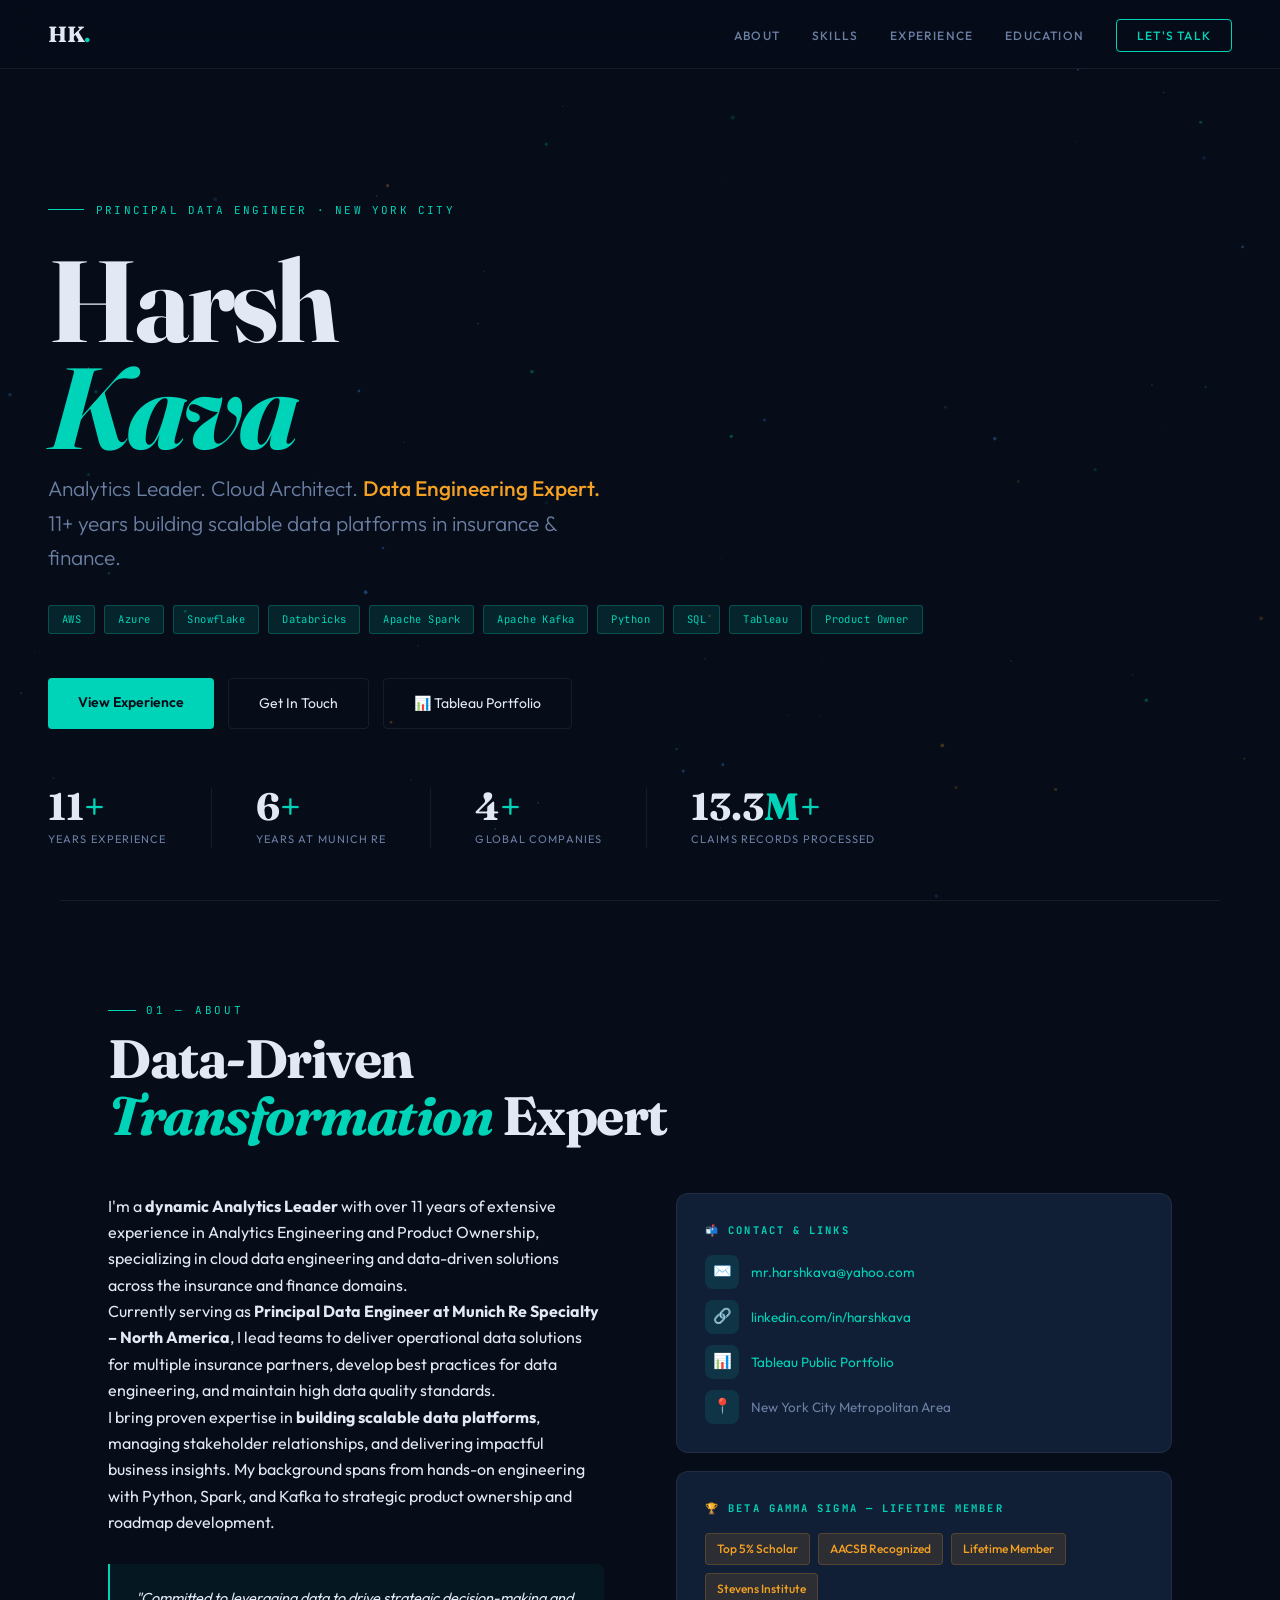
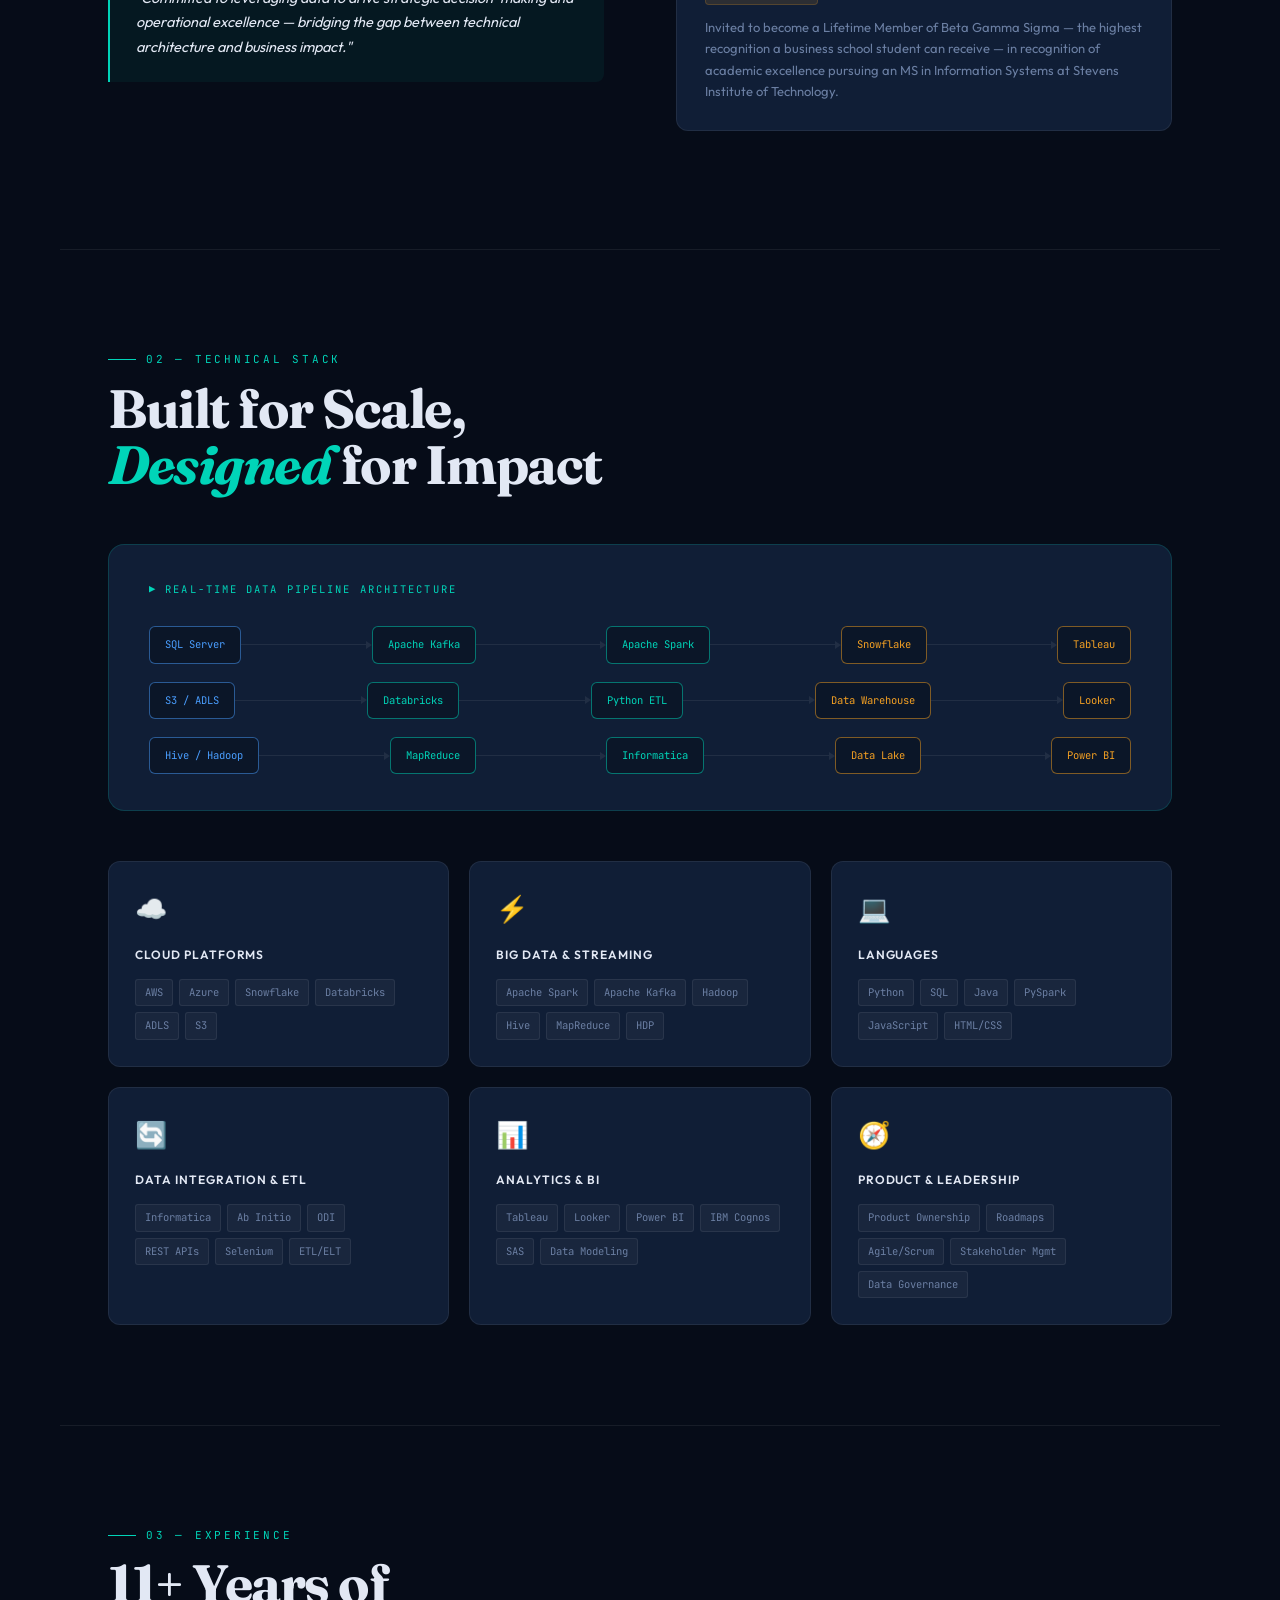
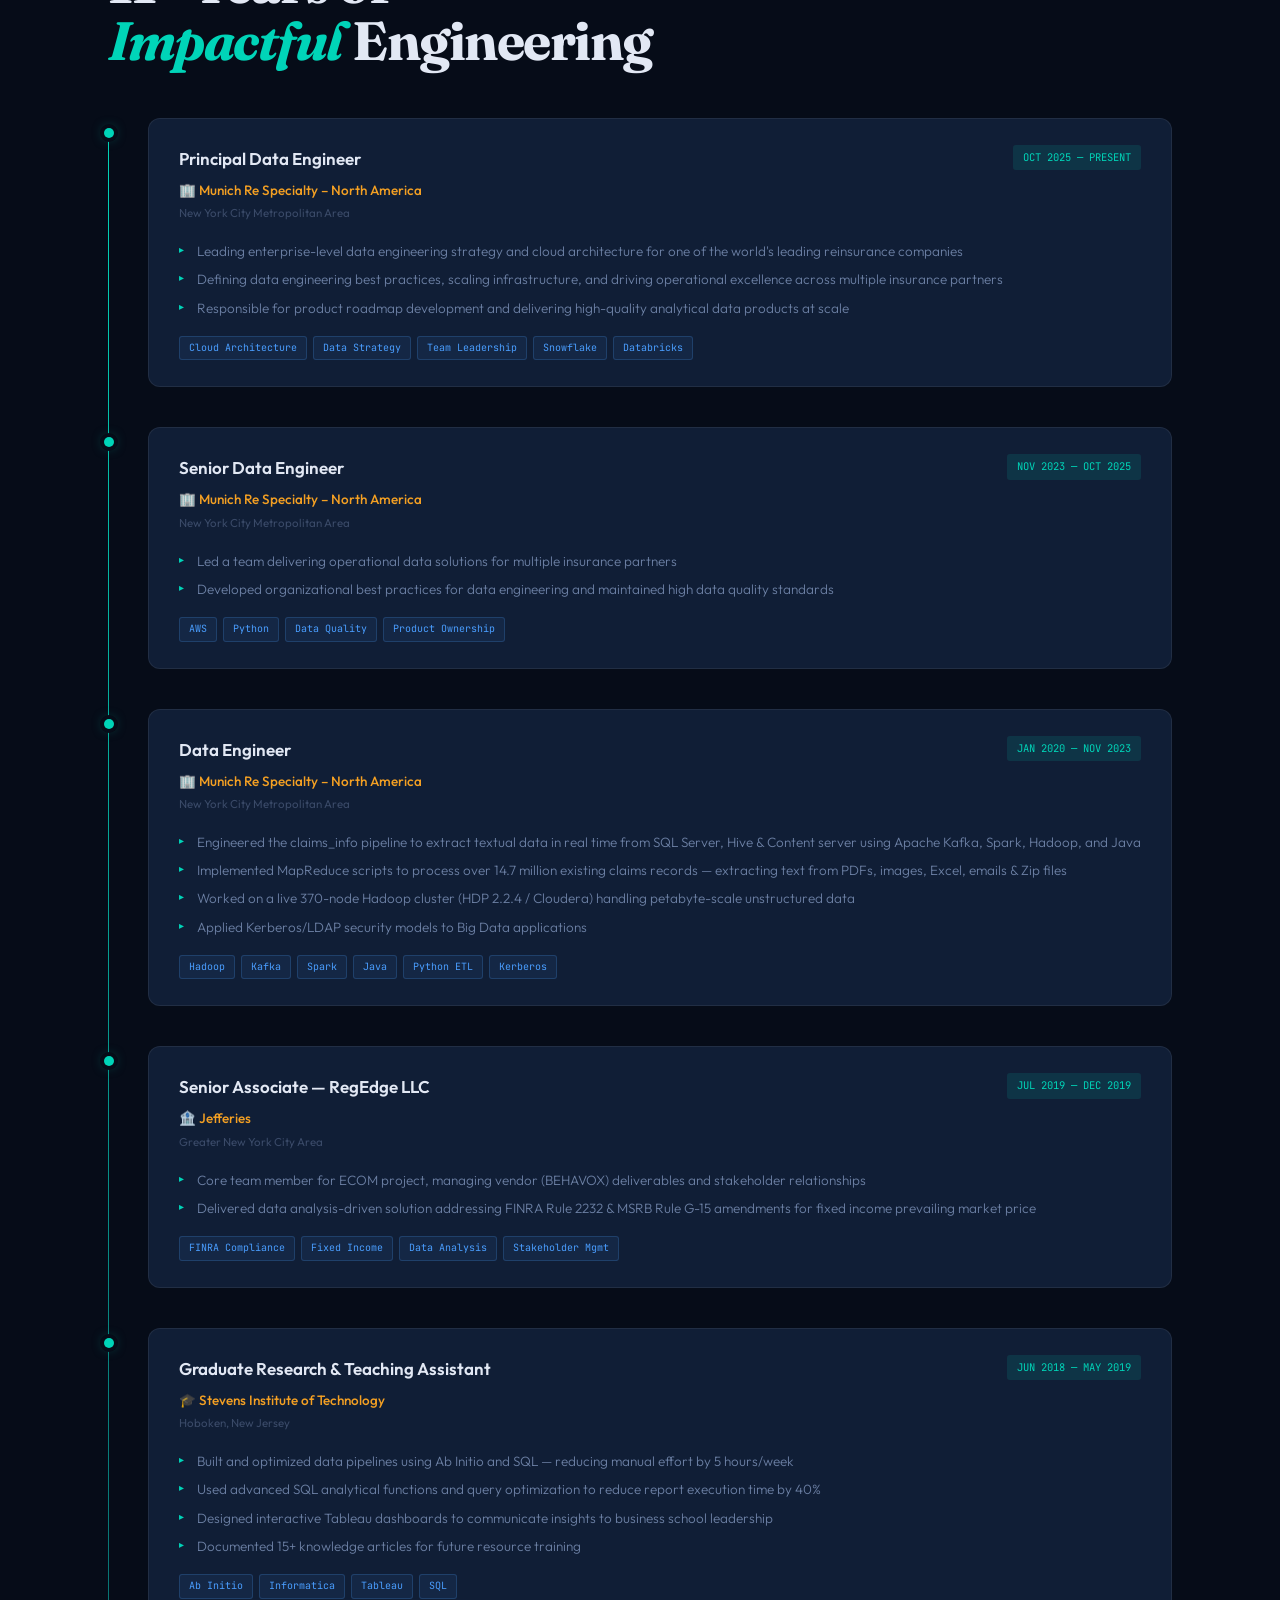
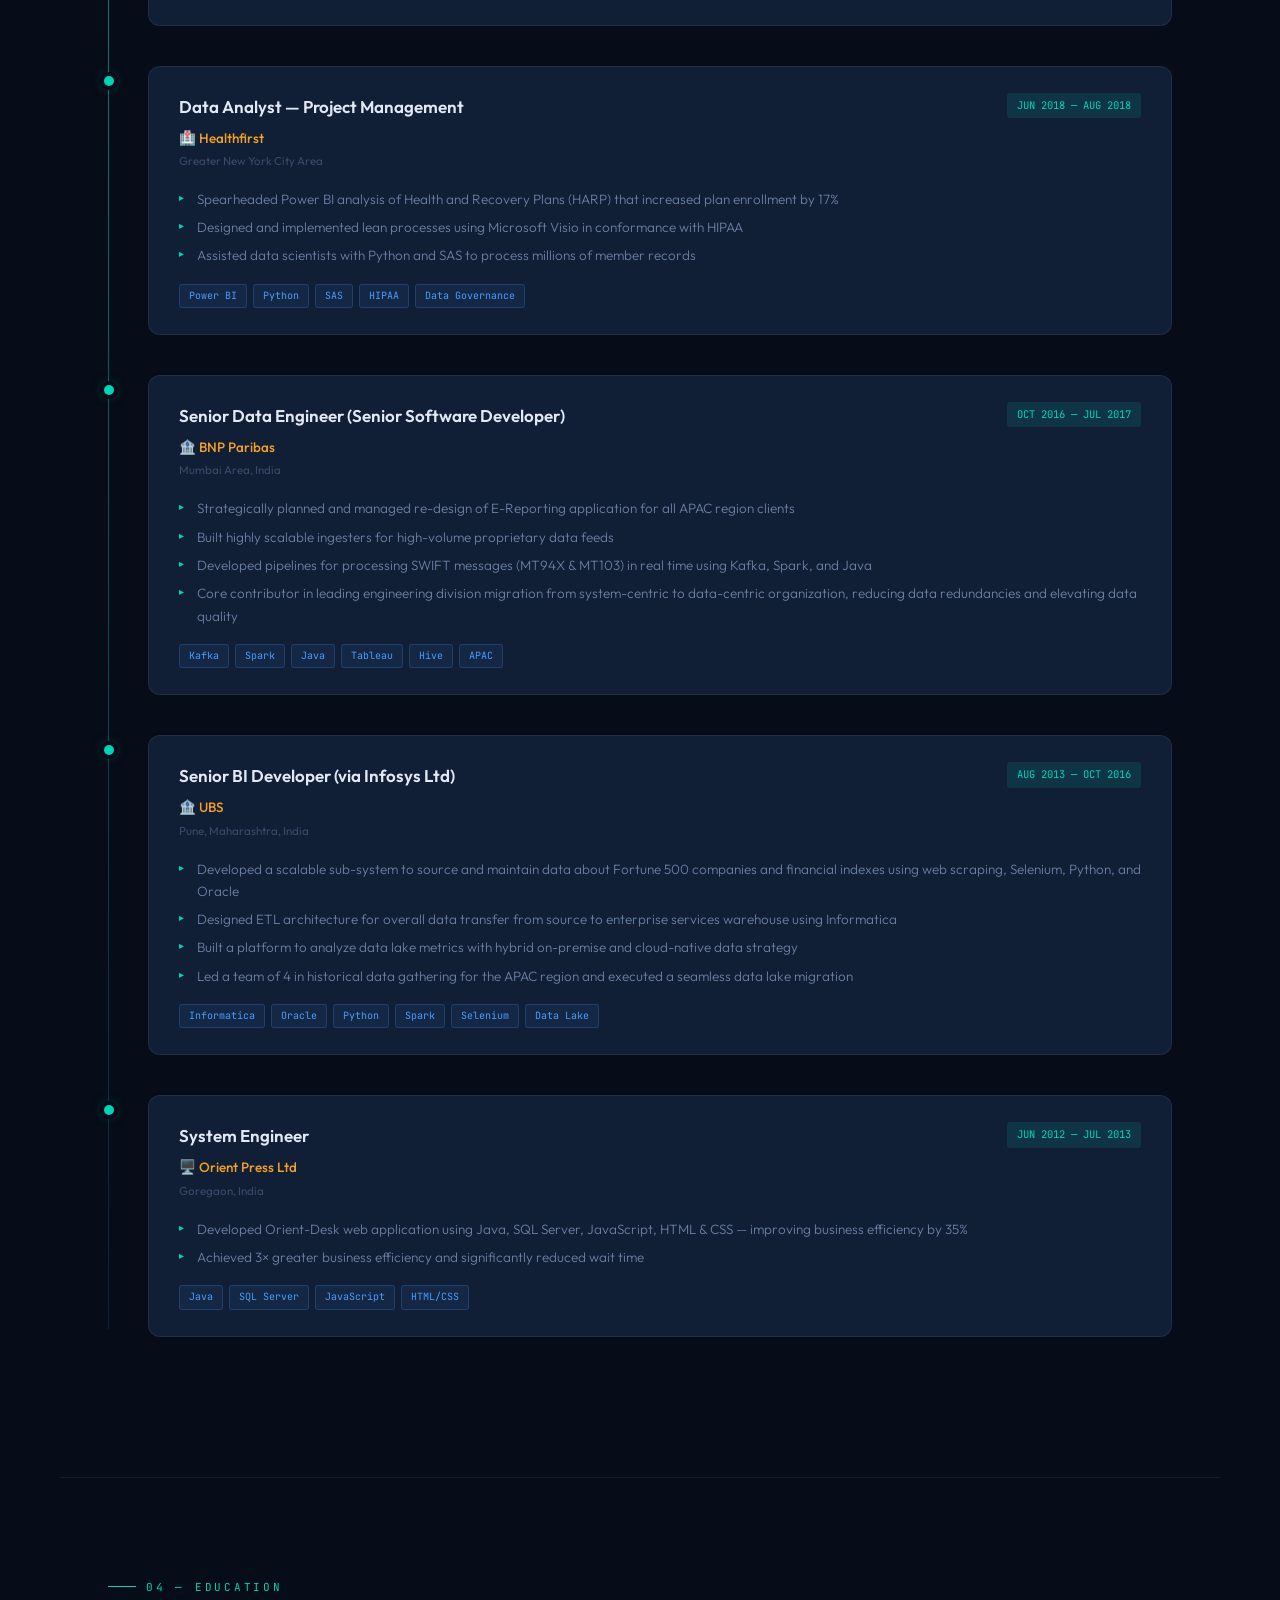
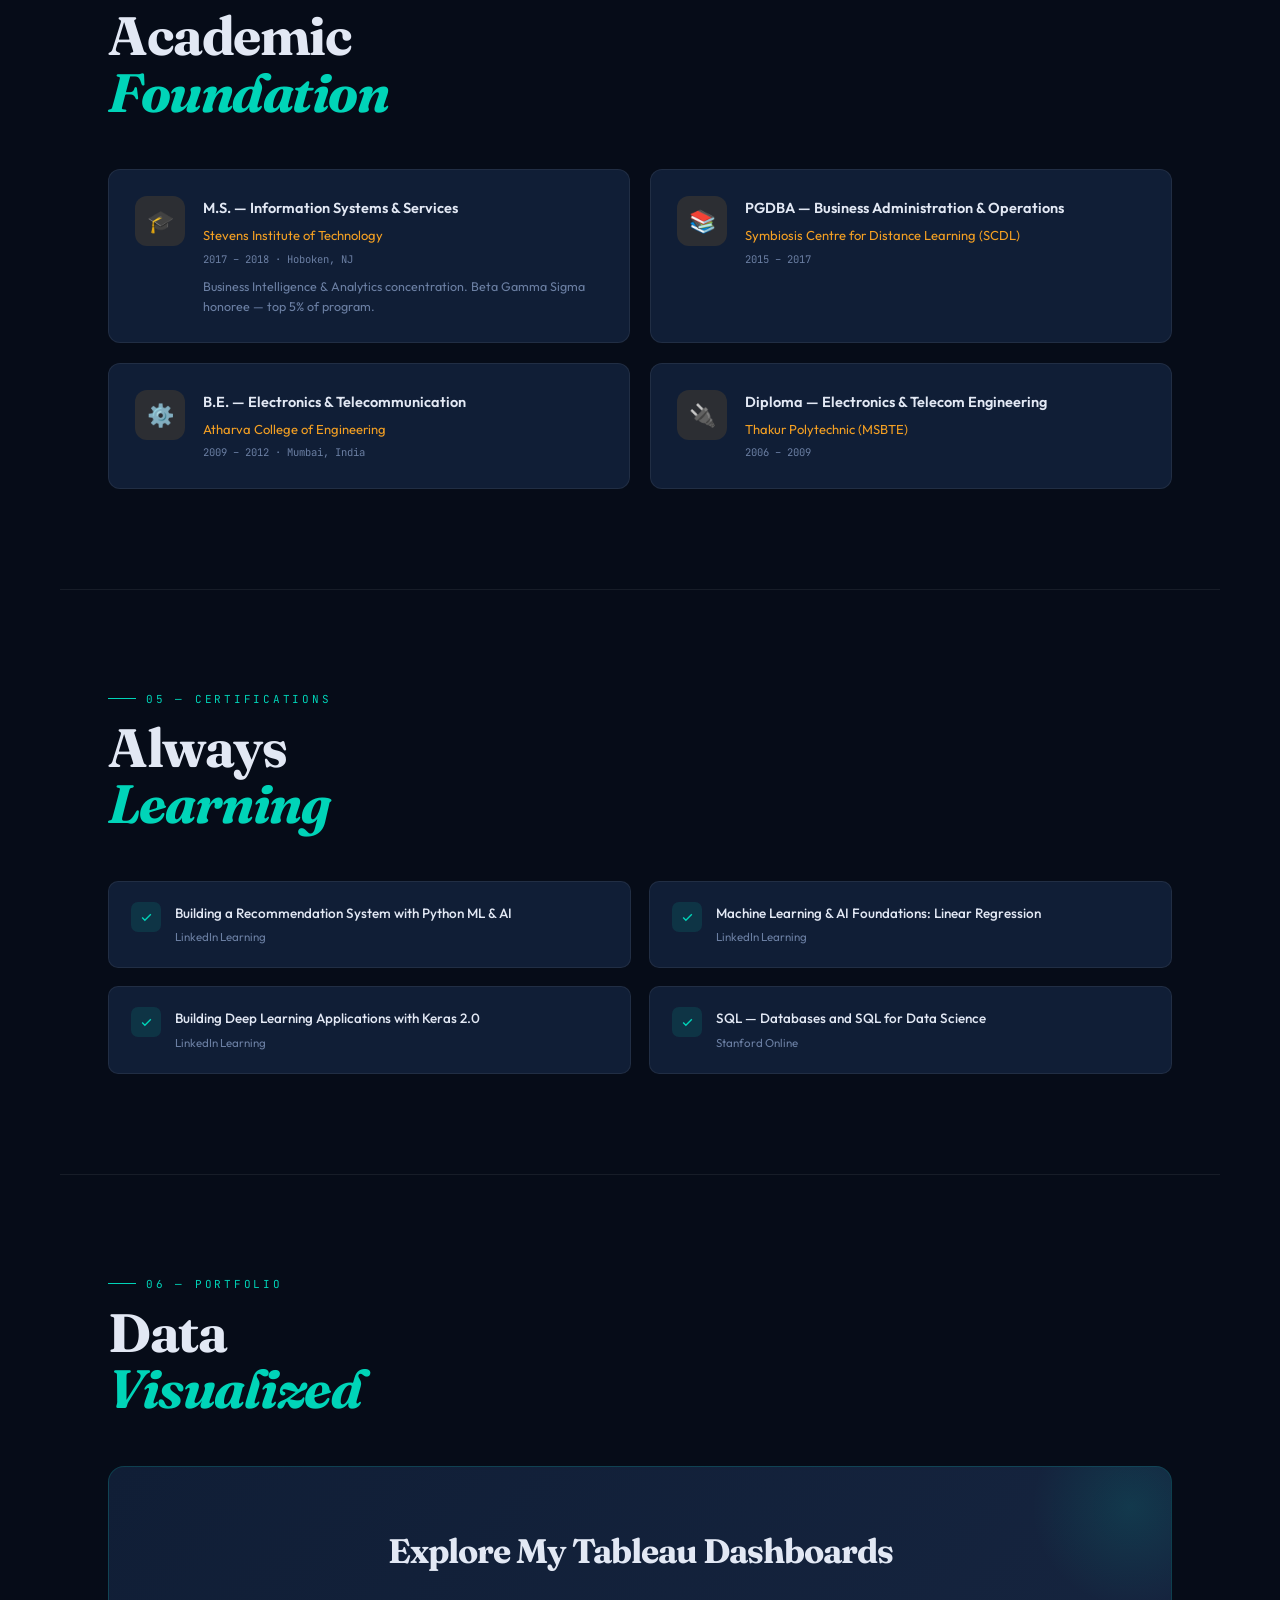
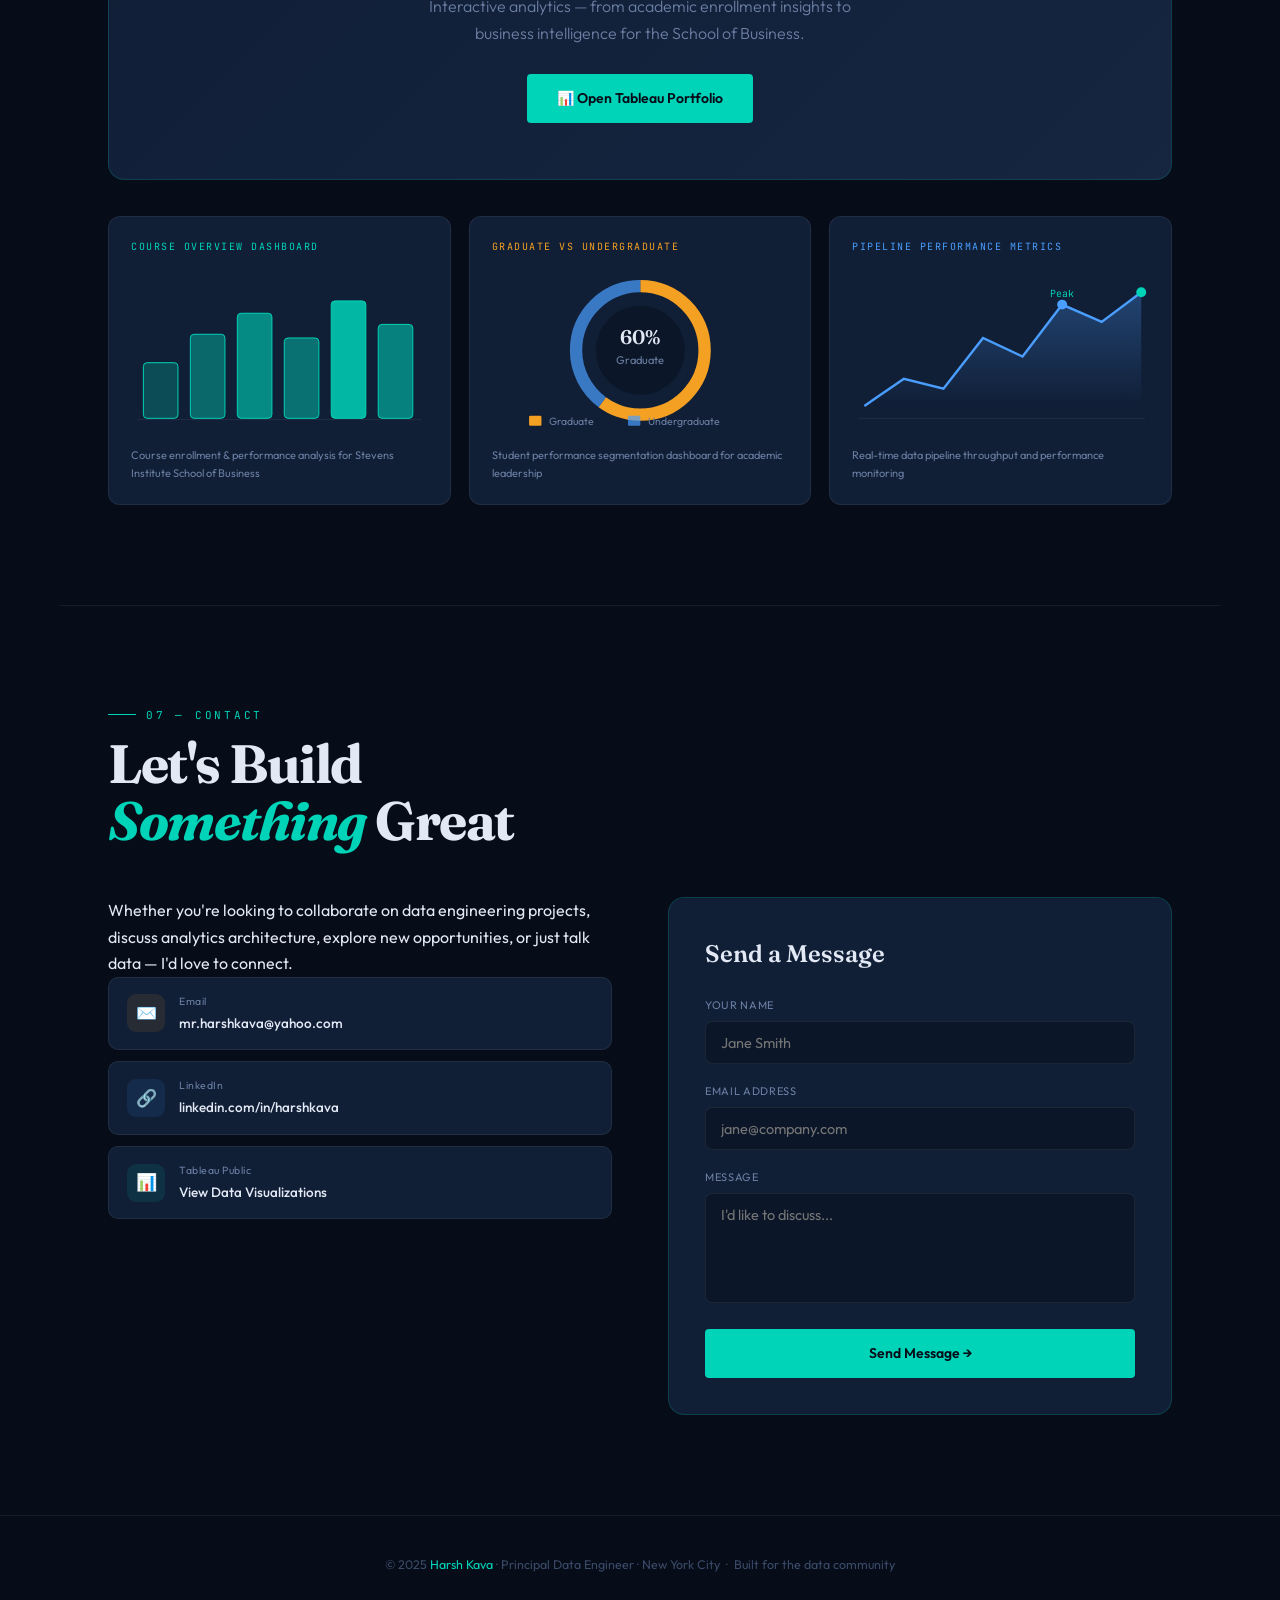
<file: index_v2.html>
<!DOCTYPE html>
<html lang="en">
<head>
<meta charset="UTF-8">
<meta name="viewport" content="width=device-width, initial-scale=1.0">
<title>Harsh Kava — Principal Data Engineer</title>
<link rel="preconnect" href="https://fonts.googleapis.com">
<link href="https://fonts.googleapis.com/css2?family=Fraunces:ital,opsz,wght@0,9..144,300;0,9..144,600;0,9..144,700;1,9..144,300&family=Outfit:wght@300;400;500;600&family=JetBrains+Mono:wght@400;500&display=swap" rel="stylesheet">

<style>
:root {
  --bg: #060c18;
  --bg2: #0b1628;
  --surface: #101e36;
  --surface2: #162540;
  --teal: #00d4b8;
  --teal-dim: rgba(0,212,184,0.12);
  --teal-glow: rgba(0,212,184,0.06);
  --amber: #f4a023;
  --amber-dim: rgba(244,160,35,0.12);
  --blue: #4a9eff;
  --text: #e2e8f4;
  --text-muted: #6b7fa3;
  --text-dim: #3a4a68;
  --border: rgba(0,212,184,0.18);
  --border2: rgba(255,255,255,0.07);
}

*, *::before, *::after { box-sizing: border-box; margin: 0; padding: 0; }
html { scroll-behavior: smooth; }
body { font-family: 'Outfit', sans-serif; background: var(--bg); color: var(--text); overflow-x: hidden; line-height: 1.65; }

::-webkit-scrollbar { width: 4px; }
::-webkit-scrollbar-track { background: var(--bg); }
::-webkit-scrollbar-thumb { background: var(--teal); border-radius: 2px; }

#canvas-bg { position: fixed; inset: 0; z-index: 0; opacity: 0.5; pointer-events: none; }

/* NAV */
nav {
  position: fixed; top: 0; left: 0; right: 0; z-index: 100;
  padding: 16px 48px;
  display: flex; justify-content: space-between; align-items: center;
  background: rgba(6,12,24,0.88); backdrop-filter: blur(20px);
  border-bottom: 1px solid var(--border2);
}
.nav-logo { font-family: 'Fraunces', serif; font-size: 22px; font-weight: 700; color: var(--text); text-decoration: none; letter-spacing: -0.5px; }
.nav-logo span { color: var(--teal); }
.nav-links { display: flex; gap: 32px; list-style: none; }
.nav-links a { font-size: 12px; font-weight: 500; letter-spacing: 0.1em; text-transform: uppercase; color: var(--text-muted); text-decoration: none; transition: color 0.2s; }
.nav-links a:hover { color: var(--teal); }
.nav-cta { padding: 8px 20px; background: transparent; border: 1px solid var(--teal); border-radius: 4px; color: var(--teal) !important; transition: background 0.2s, color 0.2s !important; }
.nav-cta:hover { background: var(--teal) !important; color: var(--bg) !important; }

main { position: relative; z-index: 1; }

/* SECTION */
.sec { padding: 100px 48px; max-width: 1160px; margin: 0 auto; }
.sec-border { border-top: 1px solid var(--border2); }

.sec-label { font-family: 'JetBrains Mono', monospace; font-size: 11px; color: var(--teal); letter-spacing: 0.25em; text-transform: uppercase; margin-bottom: 12px; display: flex; align-items: center; gap: 10px; }
.sec-label::before { content: ''; display: block; width: 28px; height: 1px; background: var(--teal); }
.sec-title { font-family: 'Fraunces', serif; font-size: clamp(30px, 5vw, 54px); font-weight: 700; letter-spacing: -1.5px; line-height: 1.05; color: var(--text); margin-bottom: 48px; }
.sec-title em { font-style: italic; color: var(--teal); }

/* HERO */
#hero {
  min-height: 100vh; display: flex; flex-direction: column; justify-content: center;
  padding: 130px 48px 100px; max-width: 100%; position: relative;
}
.hero-eyebrow { display: flex; align-items: center; gap: 12px; margin-bottom: 28px; opacity: 0; animation: fadeUp 0.8s 0.2s forwards; }
.hero-eyebrow-line { width: 36px; height: 1px; background: var(--teal); }
.hero-eyebrow span { font-family: 'JetBrains Mono', monospace; font-size: 11px; color: var(--teal); letter-spacing: 0.2em; text-transform: uppercase; }
.hero-name { font-family: 'Fraunces', serif; font-size: clamp(56px, 9vw, 118px); font-weight: 700; line-height: 0.93; letter-spacing: -3px; color: var(--text); max-width: 1100px; margin-bottom: 10px; opacity: 0; animation: fadeUp 0.9s 0.35s forwards; }
.hero-name em { font-style: italic; color: var(--teal); }
.hero-title { font-size: clamp(15px, 2.2vw, 21px); font-weight: 300; color: var(--text-muted); margin-bottom: 30px; max-width: 580px; opacity: 0; animation: fadeUp 0.9s 0.5s forwards; }
.hero-title strong { color: var(--amber); font-weight: 500; }

.hero-tags { display: flex; flex-wrap: wrap; gap: 9px; margin-bottom: 44px; opacity: 0; animation: fadeUp 0.9s 0.65s forwards; }
.hero-tag { padding: 5px 13px; background: var(--teal-dim); border: 1px solid rgba(0,212,184,0.25); border-radius: 3px; font-family: 'JetBrains Mono', monospace; font-size: 10.5px; color: var(--teal); letter-spacing: 0.04em; }

.hero-actions { display: flex; gap: 14px; flex-wrap: wrap; opacity: 0; animation: fadeUp 0.9s 0.8s forwards; }
.btn-primary { padding: 13px 30px; background: var(--teal); color: var(--bg); border: none; border-radius: 4px; font-family: 'Outfit', sans-serif; font-size: 14px; font-weight: 600; cursor: pointer; text-decoration: none; transition: transform 0.2s, box-shadow 0.2s; display: inline-block; }
.btn-primary:hover { transform: translateY(-2px); box-shadow: 0 12px 40px rgba(0,212,184,0.3); }
.btn-outline { padding: 13px 30px; background: transparent; color: var(--text); border: 1px solid var(--border2); border-radius: 4px; font-family: 'Outfit', sans-serif; font-size: 14px; cursor: pointer; text-decoration: none; transition: border-color 0.2s, color 0.2s; display: inline-block; }
.btn-outline:hover { border-color: var(--teal); color: var(--teal); }

.hero-stats { position: absolute; bottom: 52px; left: 48px; display: flex; gap: 44px; opacity: 0; animation: fadeUp 0.9s 1s forwards; flex-wrap: wrap; }
.hstat-num { font-family: 'Fraunces', serif; font-size: 38px; font-weight: 700; color: var(--text); line-height: 1; }
.hstat-num span { color: var(--teal); }
.hstat-label { font-size: 11px; color: var(--text-muted); margin-top: 4px; text-transform: uppercase; letter-spacing: 0.1em; }
.hstat-div { width: 1px; background: var(--border2); }

/* ABOUT */
.about-grid { display: grid; grid-template-columns: 1fr 1fr; gap: 72px; align-items: start; }
.about-text p { font-size: 16px; font-weight: 300; color: var(--text-muted); margin-bottom: 18px; line-height: 1.85; }
.about-text p strong { color: var(--text); font-weight: 500; }
.about-quote { margin-top: 28px; padding: 22px 26px; background: var(--teal-glow); border-left: 2px solid var(--teal); border-radius: 0 8px 8px 0; font-size: 14.5px; font-style: italic; color: var(--text); line-height: 1.7; }

.info-card { background: var(--surface); border: 1px solid var(--border2); border-radius: 12px; padding: 28px; margin-bottom: 18px; transition: border-color 0.3s, background 0.3s; }
.info-card:hover { border-color: var(--border); background: var(--surface2); }
.info-card h4 { font-family: 'JetBrains Mono', monospace; font-size: 10.5px; color: var(--teal); letter-spacing: 0.2em; text-transform: uppercase; margin-bottom: 16px; }
.contact-row { display: flex; align-items: center; gap: 12px; margin-bottom: 11px; }
.contact-row:last-child { margin-bottom: 0; }
.ci { width: 34px; height: 34px; background: var(--teal-dim); border-radius: 8px; display: flex; align-items: center; justify-content: center; flex-shrink: 0; font-size: 15px; }
.ct { font-size: 13.5px; color: var(--text-muted); }
.ct a { color: var(--teal); text-decoration: none; }
.ct a:hover { text-decoration: underline; }
.badge-row { display: flex; flex-wrap: wrap; gap: 8px; }
.badge { padding: 5px 11px; background: var(--amber-dim); border: 1px solid rgba(244,160,35,0.2); border-radius: 4px; font-size: 12px; font-weight: 500; color: var(--amber); }

/* SKILLS */
.skills-grid { display: grid; grid-template-columns: repeat(3, 1fr); gap: 20px; }
.skill-cat { background: var(--surface); border: 1px solid var(--border2); border-radius: 12px; padding: 26px; transition: border-color 0.3s, transform 0.3s; position: relative; overflow: hidden; }
.skill-cat::before { content: ''; position: absolute; top: 0; left: 0; right: 0; height: 2px; background: linear-gradient(90deg, var(--teal), transparent); opacity: 0; transition: opacity 0.3s; }
.skill-cat:hover { border-color: var(--border); transform: translateY(-4px); }
.skill-cat:hover::before { opacity: 1; }
.skill-icon { font-size: 26px; margin-bottom: 14px; display: block; }
.skill-name { font-size: 12px; font-weight: 600; letter-spacing: 0.08em; text-transform: uppercase; color: var(--text); margin-bottom: 14px; }
.pill-row { display: flex; flex-wrap: wrap; gap: 6px; }
.pill { padding: 4px 9px; background: rgba(255,255,255,0.04); border: 1px solid var(--border2); border-radius: 3px; font-family: 'JetBrains Mono', monospace; font-size: 10.5px; color: var(--text-muted); transition: border-color 0.2s, color 0.2s; }
.skill-cat:hover .pill { border-color: rgba(0,212,184,0.2); color: var(--text); }

/* PIPELINE */
.pipe-viz { margin: 50px 0; padding: 36px 40px; background: var(--surface); border: 1px solid var(--border); border-radius: 16px; overflow: hidden; }
.pipe-title { font-family: 'JetBrains Mono', monospace; font-size: 10.5px; color: var(--teal); letter-spacing: 0.2em; text-transform: uppercase; margin-bottom: 28px; }
.pipe-row { display: flex; align-items: center; gap: 0; margin-bottom: 18px; }
.pipe-row:last-child { margin-bottom: 0; }
.pnode { padding: 9px 15px; background: var(--bg2); border: 1px solid var(--border2); border-radius: 6px; font-family: 'JetBrains Mono', monospace; font-size: 10.5px; color: var(--text); white-space: nowrap; }
.pnode.src { border-color: rgba(74,158,255,0.5); color: var(--blue); }
.pnode.proc { border-color: rgba(0,212,184,0.5); color: var(--teal); }
.pnode.out { border-color: rgba(244,160,35,0.5); color: var(--amber); }
.pconn { flex: 1; height: 1px; background: var(--border2); position: relative; overflow: hidden; }
.pflow { position: absolute; top: 0; left: -50px; width: 50px; height: 1px; background: linear-gradient(90deg, transparent, var(--teal), transparent); animation: flowR 2.2s linear infinite; }
@keyframes flowR { 0% { left: -50px; } 100% { left: 100%; } }
.parrow { width: 0; height: 0; border-top: 4px solid transparent; border-bottom: 4px solid transparent; border-left: 6px solid var(--border2); flex-shrink: 0; }

/* EXPERIENCE */
.timeline { position: relative; padding-left: 40px; }
.timeline::before { content: ''; position: absolute; left: 0; top: 8px; bottom: 8px; width: 1px; background: linear-gradient(to bottom, var(--teal) 0%, var(--surface) 100%); }
.titem { position: relative; margin-bottom: 40px; opacity: 0; transform: translateX(-16px); transition: opacity 0.55s, transform 0.55s; }
.titem.visible { opacity: 1; transform: translateX(0); }
.tdot { position: absolute; left: -44px; top: 10px; width: 10px; height: 10px; border-radius: 50%; background: var(--teal); box-shadow: 0 0 0 4px var(--bg), 0 0 12px rgba(0,212,184,0.5); transition: transform 0.2s; }
.titem:hover .tdot { transform: scale(1.4); }
.tcard { background: var(--surface); border: 1px solid var(--border2); border-radius: 12px; padding: 26px 30px; transition: border-color 0.3s, background 0.3s; }
.tcard:hover { border-color: var(--border); background: var(--surface2); }
.thead { display: flex; justify-content: space-between; align-items: flex-start; flex-wrap: wrap; gap: 8px; margin-bottom: 6px; }
.trole { font-size: 17px; font-weight: 600; color: var(--text); }
.tdate { font-family: 'JetBrains Mono', monospace; font-size: 10.5px; color: var(--teal); padding: 4px 10px; background: var(--teal-dim); border-radius: 3px; white-space: nowrap; }
.tco { font-size: 13.5px; font-weight: 500; color: var(--amber); margin-bottom: 3px; }
.tloc { font-size: 11.5px; color: var(--text-dim); margin-bottom: 14px; }
.tbullets { list-style: none; }
.tbullets li { font-size: 13.5px; font-weight: 300; color: var(--text-muted); padding: 3px 0 3px 18px; position: relative; line-height: 1.65; }
.tbullets li::before { content: '▸'; position: absolute; left: 0; color: var(--teal); font-size: 10px; top: 5px; }
.ttags { display: flex; flex-wrap: wrap; gap: 6px; margin-top: 14px; }
.ttag { padding: 3px 9px; background: rgba(74,158,255,0.08); border: 1px solid rgba(74,158,255,0.2); border-radius: 3px; font-family: 'JetBrains Mono', monospace; font-size: 10px; color: var(--blue); }

/* EDUCATION */
.edu-grid { display: grid; grid-template-columns: repeat(2, 1fr); gap: 20px; }
.edu-card { background: var(--surface); border: 1px solid var(--border2); border-radius: 12px; padding: 26px; display: flex; gap: 18px; transition: border-color 0.3s, transform 0.3s; }
.edu-card:hover { border-color: var(--border); transform: translateY(-3px); }
.edu-icon { width: 50px; height: 50px; background: var(--amber-dim); border-radius: 12px; display: flex; align-items: center; justify-content: center; font-size: 22px; flex-shrink: 0; }
.edu-deg { font-size: 14.5px; font-weight: 600; color: var(--text); margin-bottom: 5px; }
.edu-school { font-size: 13px; color: var(--amber); margin-bottom: 4px; }
.edu-year { font-family: 'JetBrains Mono', monospace; font-size: 10.5px; color: var(--text-muted); }

/* CERTS */
.cert-grid { display: grid; grid-template-columns: repeat(2, 1fr); gap: 18px; }
.cert-card { background: var(--surface); border: 1px solid var(--border2); border-radius: 10px; padding: 20px 22px; display: flex; align-items: flex-start; gap: 14px; transition: border-color 0.3s, background 0.3s; }
.cert-card:hover { border-color: var(--teal); background: var(--surface2); }
.cert-check { width: 30px; height: 30px; background: var(--teal-dim); border-radius: 7px; display: flex; align-items: center; justify-content: center; flex-shrink: 0; }
.cert-check svg { width: 13px; height: 13px; stroke: var(--teal); fill: none; stroke-width: 2.5; }
.cert-name { font-size: 13.5px; font-weight: 500; color: var(--text); margin-bottom: 4px; }
.cert-issuer { font-size: 11.5px; color: var(--text-muted); }

/* PORTFOLIO */
.work-box { background: linear-gradient(135deg, var(--surface) 0%, var(--surface2) 100%); border: 1px solid var(--border); border-radius: 16px; padding: 56px; text-align: center; position: relative; overflow: hidden; }
.work-box::before { content: ''; position: absolute; top: -60px; right: -60px; width: 200px; height: 200px; background: radial-gradient(circle, var(--teal-dim) 0%, transparent 70%); pointer-events: none; }
.work-box h3 { font-family: 'Fraunces', serif; font-size: 34px; font-weight: 700; letter-spacing: -1px; color: var(--text); margin-bottom: 14px; }
.work-box p { font-size: 16px; font-weight: 300; color: var(--text-muted); max-width: 440px; margin: 0 auto 28px; }
.viz-row { display: grid; grid-template-columns: repeat(3, 1fr); gap: 18px; margin-top: 36px; }
.viz-card { background: var(--surface); border: 1px solid var(--border2); border-radius: 12px; padding: 22px; transition: border-color 0.3s; }
.viz-card:hover { border-color: var(--border); }
.viz-label { font-family: 'JetBrains Mono', monospace; font-size: 10px; letter-spacing: 0.15em; margin-bottom: 14px; }

/* CONTACT */
.contact-grid { display: grid; grid-template-columns: 1fr 1fr; gap: 56px; align-items: start; }
.contact-left p { font-size: 16px; font-weight: 300; color: var(--text-muted); line-height: 1.85; margin-bottom: 28px; }
.clink { display: flex; align-items: center; gap: 14px; padding: 15px 18px; background: var(--surface); border: 1px solid var(--border2); border-radius: 10px; text-decoration: none; margin-bottom: 11px; transition: border-color 0.3s, background 0.3s; }
.clink:hover { border-color: var(--teal); background: var(--surface2); }
.clink-icon { width: 38px; height: 38px; border-radius: 9px; display: flex; align-items: center; justify-content: center; font-size: 17px; flex-shrink: 0; }
.clink-icon.email { background: rgba(244,160,35,0.1); }
.clink-icon.linkedin { background: rgba(74,158,255,0.1); }
.clink-icon.tableau { background: rgba(0,212,184,0.1); }
.clink-label { font-size: 10.5px; color: var(--text-muted); margin-bottom: 2px; letter-spacing: 0.05em; }
.clink-value { font-size: 13.5px; font-weight: 500; color: var(--text); }
.contact-form { background: var(--surface); border: 1px solid var(--border); border-radius: 16px; padding: 36px; }
.contact-form h3 { font-family: 'Fraunces', serif; font-size: 24px; font-weight: 600; color: var(--text); margin-bottom: 22px; }
.fg { margin-bottom: 18px; }
.fg label { display: block; font-size: 11px; color: var(--text-muted); margin-bottom: 7px; letter-spacing: 0.06em; text-transform: uppercase; }
.fg input, .fg textarea { width: 100%; padding: 11px 15px; background: var(--bg2); border: 1px solid var(--border2); border-radius: 7px; color: var(--text); font-family: 'Outfit', sans-serif; font-size: 14.5px; outline: none; transition: border-color 0.2s; resize: none; }
.fg input:focus, .fg textarea:focus { border-color: var(--teal); }
.fg textarea { height: 110px; }

footer { text-align: center; padding: 38px 48px; border-top: 1px solid var(--border2); position: relative; z-index: 1; }
footer p { font-size: 12.5px; color: var(--text-dim); }
footer span { color: var(--teal); }

/* ANIMATIONS */
@keyframes fadeUp { from { opacity: 0; transform: translateY(22px); } to { opacity: 1; transform: translateY(0); } }
.reveal { opacity: 0; transform: translateY(22px); transition: opacity 0.6s, transform 0.6s; }
.reveal.visible { opacity: 1; transform: translateY(0); }

/* MOBILE */
@media (max-width: 768px) {
  nav { padding: 14px 20px; }
  .nav-links { display: none; }
  .sec { padding: 70px 22px; }
  #hero { padding: 120px 22px 110px; }
  .hero-name { font-size: 48px; letter-spacing: -1.5px; }
  .about-grid, .contact-grid, .edu-grid, .cert-grid { grid-template-columns: 1fr; }
  .skills-grid, .viz-row { grid-template-columns: 1fr 1fr; }
  .hero-stats { bottom: 36px; left: 22px; gap: 22px; }
  .hstat-div { display: none; }
  .work-box { padding: 32px 20px; }
  .pipe-viz { padding: 20px; overflow-x: auto; }
}
</style>
</head>
<body>

<canvas id="canvas-bg"></canvas>

<!-- NAV -->
<nav>
  <a href="#hero" class="nav-logo">HK<span>.</span></a>
  <ul class="nav-links">
    <li><a href="#about">About</a></li>
    <li><a href="#skills">Skills</a></li>
    <li><a href="#experience">Experience</a></li>
    <li><a href="#education">Education</a></li>
    <li><a href="#contact" class="nav-cta">Let's Talk</a></li>
  </ul>
</nav>

<main>
<!-- ══ HERO ══ -->
<div id="hero">
  <div class="hero-eyebrow">
    <div class="hero-eyebrow-line"></div>
    <span>Principal Data Engineer · New York City</span>
  </div>

  <h1 class="hero-name">Harsh<br><em>Kava</em></h1>

  <p class="hero-title">
    Analytics Leader. Cloud Architect. <strong>Data Engineering Expert.</strong><br>
    11+ years building scalable data platforms in insurance &amp; finance.
  </p>

  <div class="hero-tags">
    <span class="hero-tag">AWS</span>
    <span class="hero-tag">Azure</span>
    <span class="hero-tag">Snowflake</span>
    <span class="hero-tag">Databricks</span>
    <span class="hero-tag">Apache Spark</span>
    <span class="hero-tag">Apache Kafka</span>
    <span class="hero-tag">Python</span>
    <span class="hero-tag">SQL</span>
    <span class="hero-tag">Tableau</span>
    <span class="hero-tag">Product Owner</span>
  </div>

  <div class="hero-actions">
    <a href="#experience" class="btn-primary">View Experience</a>
    <a href="#contact" class="btn-outline">Get In Touch</a>
    <a href="https://public.tableau.com/profile/harsh.kava#!/" target="_blank" class="btn-outline">📊 Tableau Portfolio</a>
  </div>

  <div class="hero-stats">
    <div>
      <div class="hstat-num" id="stat0">11<span>+</span></div>
      <div class="hstat-label">Years Experience</div>
    </div>
    <div class="hstat-div"></div>
    <div>
      <div class="hstat-num" id="stat1">6<span>+</span></div>
      <div class="hstat-label">Years at Munich Re</div>
    </div>
    <div class="hstat-div"></div>
    <div>
      <div class="hstat-num" id="stat2">5<span>+</span></div>
      <div class="hstat-label">Global Companies</div>
    </div>
    <div class="hstat-div"></div>
    <div>
      <div class="hstat-num" id="stat3">14.7<span>M+</span></div>
      <div class="hstat-label">Claims Records Processed</div>
    </div>
  </div>
</div>

<!-- ══ ABOUT ══ -->
<section id="about" class="sec sec-border">
  <div class="reveal">
    <div class="sec-label">01 — About</div>
    <h2 class="sec-title">Data-Driven<br><em>Transformation</em> Expert</h2>
  </div>

  <div class="about-grid">
    <div class="reveal">
      <p>I'm a <strong>dynamic Analytics Leader</strong> with over 11 years of extensive experience in Analytics Engineering and Product Ownership, specializing in cloud data engineering and data-driven solutions across the insurance and finance domains.</p>
      <p>Currently serving as <strong>Principal Data Engineer at Munich Re Specialty – North America</strong>, I lead teams to deliver operational data solutions for multiple insurance partners, develop best practices for data engineering, and maintain high data quality standards.</p>
      <p>I bring proven expertise in <strong>building scalable data platforms</strong>, managing stakeholder relationships, and delivering impactful business insights. My background spans from hands-on engineering with Python, Spark, and Kafka to strategic product ownership and roadmap development.</p>
      <div class="about-quote">"Committed to leveraging data to drive strategic decision-making and operational excellence — bridging the gap between technical architecture and business impact."</div>
    </div>

    <div>
      <div class="info-card reveal">
        <h4>📬 Contact &amp; Links</h4>
        <div class="contact-row">
          <div class="ci">✉️</div>
          <div class="ct"><a href="mailto:mr.harshkava@yahoo.com">mr.harshkava@yahoo.com</a></div>
        </div>
        <div class="contact-row">
          <div class="ci">🔗</div>
          <div class="ct"><a href="https://linkedin.com/in/harshkava" target="_blank">linkedin.com/in/harshkava</a></div>
        </div>
        <div class="contact-row">
          <div class="ci">📊</div>
          <div class="ct"><a href="https://public.tableau.com/profile/harsh.kava#!/" target="_blank">Tableau Public Portfolio</a></div>
        </div>
        <div class="contact-row">
          <div class="ci">📍</div>
          <div class="ct">New York City Metropolitan Area</div>
        </div>
      </div>

      <div class="info-card reveal">
        <h4>🏆 Beta Gamma Sigma — Lifetime Member</h4>
        <div class="badge-row">
          <span class="badge">Top 5% Scholar</span>
          <span class="badge">AACSB Recognized</span>
          <span class="badge">Lifetime Member</span>
          <span class="badge">Stevens Institute</span>
        </div>
        <p style="font-size:13px;color:var(--text-muted);margin-top:12px;line-height:1.65;">Invited to become a Lifetime Member of Beta Gamma Sigma — the highest recognition a business school student can receive — in recognition of academic excellence pursuing an MS in Information Systems at Stevens Institute of Technology.</p>
      </div>
    </div>
  </div>
</section>

<!-- ══ SKILLS ══ -->
<section id="skills" class="sec sec-border">
  <div class="reveal">
    <div class="sec-label">02 — Technical Stack</div>
    <h2 class="sec-title">Built for Scale,<br><em>Designed</em> for Impact</h2>
  </div>

  <div class="pipe-viz reveal">
    <div class="pipe-title">▶ REAL-TIME DATA PIPELINE ARCHITECTURE</div>
    <div class="pipe-row">
      <div class="pnode src">SQL Server</div>
      <div class="pconn"><div class="pflow"></div></div><div class="parrow"></div>
      <div class="pnode proc">Apache Kafka</div>
      <div class="pconn"><div class="pflow" style="animation-delay:0.3s"></div></div><div class="parrow"></div>
      <div class="pnode proc">Apache Spark</div>
      <div class="pconn"><div class="pflow" style="animation-delay:0.6s"></div></div><div class="parrow"></div>
      <div class="pnode out">Snowflake</div>
      <div class="pconn"><div class="pflow" style="animation-delay:0.9s"></div></div><div class="parrow"></div>
      <div class="pnode out">Tableau</div>
    </div>
    <div class="pipe-row">
      <div class="pnode src">S3 / ADLS</div>
      <div class="pconn"><div class="pflow" style="animation-delay:0.4s"></div></div><div class="parrow"></div>
      <div class="pnode proc">Databricks</div>
      <div class="pconn"><div class="pflow" style="animation-delay:0.7s"></div></div><div class="parrow"></div>
      <div class="pnode proc">Python ETL</div>
      <div class="pconn"><div class="pflow" style="animation-delay:1s"></div></div><div class="parrow"></div>
      <div class="pnode out">Data Warehouse</div>
      <div class="pconn"><div class="pflow" style="animation-delay:1.3s"></div></div><div class="parrow"></div>
      <div class="pnode out">Looker</div>
    </div>
    <div class="pipe-row">
      <div class="pnode src">Hive / Hadoop</div>
      <div class="pconn"><div class="pflow" style="animation-delay:0.5s"></div></div><div class="parrow"></div>
      <div class="pnode proc">MapReduce</div>
      <div class="pconn"><div class="pflow" style="animation-delay:0.8s"></div></div><div class="parrow"></div>
      <div class="pnode proc">Informatica</div>
      <div class="pconn"><div class="pflow" style="animation-delay:1.1s"></div></div><div class="parrow"></div>
      <div class="pnode out">Data Lake</div>
      <div class="pconn"><div class="pflow" style="animation-delay:1.4s"></div></div><div class="parrow"></div>
      <div class="pnode out">Power BI</div>
    </div>
  </div>

  <div class="skills-grid">
    <div class="skill-cat reveal">
      <span class="skill-icon">☁️</span>
      <div class="skill-name">Cloud Platforms</div>
      <div class="pill-row">
        <span class="pill">AWS</span><span class="pill">Azure</span><span class="pill">Snowflake</span><span class="pill">Databricks</span><span class="pill">ADLS</span><span class="pill">S3</span>
      </div>
    </div>
    <div class="skill-cat reveal">
      <span class="skill-icon">⚡</span>
      <div class="skill-name">Big Data &amp; Streaming</div>
      <div class="pill-row">
        <span class="pill">Apache Spark</span><span class="pill">Apache Kafka</span><span class="pill">Hadoop</span><span class="pill">Hive</span><span class="pill">MapReduce</span><span class="pill">HDP</span>
      </div>
    </div>
    <div class="skill-cat reveal">
      <span class="skill-icon">💻</span>
      <div class="skill-name">Languages</div>
      <div class="pill-row">
        <span class="pill">Python</span><span class="pill">SQL</span><span class="pill">Java</span><span class="pill">PySpark</span><span class="pill">JavaScript</span><span class="pill">HTML/CSS</span>
      </div>
    </div>
    <div class="skill-cat reveal">
      <span class="skill-icon">🔄</span>
      <div class="skill-name">Data Integration &amp; ETL</div>
      <div class="pill-row">
        <span class="pill">Informatica</span><span class="pill">Ab Initio</span><span class="pill">ODI</span><span class="pill">REST APIs</span><span class="pill">Selenium</span><span class="pill">ETL/ELT</span>
      </div>
    </div>
    <div class="skill-cat reveal">
      <span class="skill-icon">📊</span>
      <div class="skill-name">Analytics &amp; BI</div>
      <div class="pill-row">
        <span class="pill">Tableau</span><span class="pill">Looker</span><span class="pill">Power BI</span><span class="pill">IBM Cognos</span><span class="pill">SAS</span><span class="pill">Data Modeling</span>
      </div>
    </div>
    <div class="skill-cat reveal">
      <span class="skill-icon">🧭</span>
      <div class="skill-name">Product &amp; Leadership</div>
      <div class="pill-row">
        <span class="pill">Product Ownership</span><span class="pill">Roadmaps</span><span class="pill">Agile/Scrum</span><span class="pill">Stakeholder Mgmt</span><span class="pill">Data Governance</span>
      </div>
    </div>
  </div>
</section>

<!-- ══ EXPERIENCE ══ -->
<section id="experience" class="sec sec-border">
  <div class="reveal">
    <div class="sec-label">03 — Experience</div>
    <h2 class="sec-title">11+ Years of<br><em>Impactful</em> Engineering</h2>
  </div>

  <div class="timeline">

    <div class="titem">
      <div class="tdot"></div>
      <div class="tcard">
        <div class="thead">
          <div class="trole">Principal Data Engineer</div>
          <div class="tdate">OCT 2025 — PRESENT</div>
        </div>
        <div class="tco">🏢 Munich Re Specialty – North America</div>
        <div class="tloc">New York City Metropolitan Area</div>
        <ul class="tbullets">
          <li>Leading enterprise-level data engineering strategy and cloud architecture for one of the world's leading reinsurance companies</li>
          <li>Defining data engineering best practices, scaling infrastructure, and driving operational excellence across multiple insurance partners</li>
          <li>Responsible for product roadmap development and delivering high-quality analytical data products at scale</li>
        </ul>
        <div class="ttags"><span class="ttag">Cloud Architecture</span><span class="ttag">Data Strategy</span><span class="ttag">Team Leadership</span><span class="ttag">Snowflake</span><span class="ttag">Databricks</span></div>
      </div>
    </div>

    <div class="titem">
      <div class="tdot"></div>
      <div class="tcard">
        <div class="thead">
          <div class="trole">Senior Data Engineer</div>
          <div class="tdate">NOV 2023 — OCT 2025</div>
        </div>
        <div class="tco">🏢 Munich Re Specialty – North America</div>
        <div class="tloc">New York City Metropolitan Area</div>
        <ul class="tbullets">
          <li>Led a team delivering operational data solutions for multiple insurance partners</li>
          <li>Developed organizational best practices for data engineering and maintained high data quality standards</li>
        </ul>
        <div class="ttags"><span class="ttag">AWS</span><span class="ttag">Python</span><span class="ttag">Data Quality</span><span class="ttag">Product Ownership</span></div>
      </div>
    </div>

    <div class="titem">
      <div class="tdot"></div>
      <div class="tcard">
        <div class="thead">
          <div class="trole">Data Engineer</div>
          <div class="tdate">JAN 2020 — NOV 2023</div>
        </div>
        <div class="tco">🏢 Munich Re Specialty – North America</div>
        <div class="tloc">New York City Metropolitan Area</div>
        <ul class="tbullets">
          <li>Engineered the claims_info pipeline to extract textual data in real time from SQL Server, Hive &amp; Content server using Apache Kafka, Spark, Hadoop, and Java</li>
          <li>Implemented MapReduce scripts to process over 14.7 million existing claims records — extracting text from PDFs, images, Excel, emails &amp; Zip files</li>
          <li>Worked on a live 370-node Hadoop cluster (HDP 2.2.4 / Cloudera) handling petabyte-scale unstructured data</li>
          <li>Applied Kerberos/LDAP security models to Big Data applications</li>
        </ul>
        <div class="ttags"><span class="ttag">Hadoop</span><span class="ttag">Kafka</span><span class="ttag">Spark</span><span class="ttag">Java</span><span class="ttag">Python ETL</span><span class="ttag">Kerberos</span></div>
      </div>
    </div>

    <div class="titem">
      <div class="tdot"></div>
      <div class="tcard">
        <div class="thead">
          <div class="trole">Senior Associate — RegEdge LLC</div>
          <div class="tdate">JUL 2019 — DEC 2019</div>
        </div>
        <div class="tco">🏦 Jefferies</div>
        <div class="tloc">Greater New York City Area</div>
        <ul class="tbullets">
          <li>Core team member for ECOM project, managing vendor (BEHAVOX) deliverables and stakeholder relationships</li>
          <li>Delivered data analysis-driven solution addressing FINRA Rule 2232 &amp; MSRB Rule G-15 amendments for fixed income prevailing market price</li>
        </ul>
        <div class="ttags"><span class="ttag">FINRA Compliance</span><span class="ttag">Fixed Income</span><span class="ttag">Data Analysis</span><span class="ttag">Stakeholder Mgmt</span></div>
      </div>
    </div>

    <div class="titem">
      <div class="tdot"></div>
      <div class="tcard">
        <div class="thead">
          <div class="trole">Graduate Research &amp; Teaching Assistant</div>
          <div class="tdate">JUN 2018 — MAY 2019</div>
        </div>
        <div class="tco">🎓 Stevens Institute of Technology</div>
        <div class="tloc">Hoboken, New Jersey</div>
        <ul class="tbullets">
          <li>Built and optimized data pipelines using Ab Initio and SQL — reducing manual effort by 5 hours/week</li>
          <li>Used advanced SQL analytical functions and query optimization to reduce report execution time by 40%</li>
          <li>Designed interactive Tableau dashboards to communicate insights to business school leadership</li>
          <li>Documented 15+ knowledge articles for future resource training</li>
        </ul>
        <div class="ttags"><span class="ttag">Ab Initio</span><span class="ttag">Informatica</span><span class="ttag">Tableau</span><span class="ttag">SQL</span></div>
      </div>
    </div>

    <div class="titem">
      <div class="tdot"></div>
      <div class="tcard">
        <div class="thead">
          <div class="trole">Data Analyst — Project Management</div>
          <div class="tdate">JUN 2018 — AUG 2018</div>
        </div>
        <div class="tco">🏥 Healthfirst</div>
        <div class="tloc">Greater New York City Area</div>
        <ul class="tbullets">
          <li>Spearheaded Power BI analysis of Health and Recovery Plans (HARP) that increased plan enrollment by 17%</li>
          <li>Designed and implemented lean processes using Microsoft Visio in conformance with HIPAA</li>
          <li>Assisted data scientists with Python and SAS to process millions of member records</li>
        </ul>
        <div class="ttags"><span class="ttag">Power BI</span><span class="ttag">Python</span><span class="ttag">SAS</span><span class="ttag">HIPAA</span><span class="ttag">Data Governance</span></div>
      </div>
    </div>

    <div class="titem">
      <div class="tdot"></div>
      <div class="tcard">
        <div class="thead">
          <div class="trole">Senior Data Engineer (Senior Software Developer)</div>
          <div class="tdate">OCT 2016 — JUL 2017</div>
        </div>
        <div class="tco">🏦 BNP Paribas</div>
        <div class="tloc">Mumbai Area, India</div>
        <ul class="tbullets">
          <li>Strategically planned and managed re-design of E-Reporting application for all APAC region clients</li>
          <li>Built highly scalable ingesters for high-volume proprietary data feeds</li>
          <li>Developed pipelines for processing SWIFT messages (MT94X &amp; MT103) in real time using Kafka, Spark, and Java</li>
          <li>Core contributor in leading engineering division migration from system-centric to data-centric organization, reducing data redundancies and elevating data quality</li>
        </ul>
        <div class="ttags"><span class="ttag">Kafka</span><span class="ttag">Spark</span><span class="ttag">Java</span><span class="ttag">Tableau</span><span class="ttag">Hive</span><span class="ttag">APAC</span></div>
      </div>
    </div>

    <div class="titem">
      <div class="tdot"></div>
      <div class="tcard">
        <div class="thead">
          <div class="trole">Senior BI Developer (via Infosys Ltd)</div>
          <div class="tdate">AUG 2013 — OCT 2016</div>
        </div>
        <div class="tco">🏦 UBS</div>
        <div class="tloc">Pune, Maharashtra, India</div>
        <ul class="tbullets">
          <li>Developed a scalable sub-system to source and maintain data about Fortune 500 companies and financial indexes using web scraping, Selenium, Python, and Oracle</li>
          <li>Designed ETL architecture for overall data transfer from source to enterprise services warehouse using Informatica</li>
          <li>Built a platform to analyze data lake metrics with hybrid on-premise and cloud-native data strategy</li>
          <li>Led a team of 4 in historical data gathering for the APAC region and executed a seamless data lake migration</li>
        </ul>
        <div class="ttags"><span class="ttag">Informatica</span><span class="ttag">Oracle</span><span class="ttag">Python</span><span class="ttag">Spark</span><span class="ttag">Selenium</span><span class="ttag">Data Lake</span></div>
      </div>
    </div>

    <div class="titem">
      <div class="tdot"></div>
      <div class="tcard">
        <div class="thead">
          <div class="trole">System Engineer</div>
          <div class="tdate">JUN 2012 — JUL 2013</div>
        </div>
        <div class="tco">🖥️ Orient Press Ltd</div>
        <div class="tloc">Goregaon, India</div>
        <ul class="tbullets">
          <li>Developed Orient-Desk web application using Java, SQL Server, JavaScript, HTML &amp; CSS — improving business efficiency by 35%</li>
          <li>Achieved 3× greater business efficiency and significantly reduced wait time</li>
        </ul>
        <div class="ttags"><span class="ttag">Java</span><span class="ttag">SQL Server</span><span class="ttag">JavaScript</span><span class="ttag">HTML/CSS</span></div>
      </div>
    </div>

  </div>
</section>

<!-- ══ EDUCATION ══ -->
<section id="education" class="sec sec-border">
  <div class="reveal">
    <div class="sec-label">04 — Education</div>
    <h2 class="sec-title">Academic<br><em>Foundation</em></h2>
  </div>

  <div class="edu-grid">
    <div class="edu-card reveal">
      <div class="edu-icon">🎓</div>
      <div>
        <div class="edu-deg">M.S. — Information Systems &amp; Services</div>
        <div class="edu-school">Stevens Institute of Technology</div>
        <div class="edu-year">2017 – 2018 · Hoboken, NJ</div>
        <p style="font-size:12.5px;color:var(--text-muted);margin-top:8px;line-height:1.6;">Business Intelligence &amp; Analytics concentration. Beta Gamma Sigma honoree — top 5% of program.</p>
      </div>
    </div>
    <div class="edu-card reveal">
      <div class="edu-icon">📚</div>
      <div>
        <div class="edu-deg">PGDBA — Business Administration &amp; Operations</div>
        <div class="edu-school">Symbiosis Centre for Distance Learning (SCDL)</div>
        <div class="edu-year">2015 – 2017</div>
      </div>
    </div>
    <div class="edu-card reveal">
      <div class="edu-icon">⚙️</div>
      <div>
        <div class="edu-deg">B.E. — Electronics &amp; Telecommunication</div>
        <div class="edu-school">Atharva College of Engineering</div>
        <div class="edu-year">2009 – 2012 · Mumbai, India</div>
      </div>
    </div>
    <div class="edu-card reveal">
      <div class="edu-icon">🔌</div>
      <div>
        <div class="edu-deg">Diploma — Electronics &amp; Telecom Engineering</div>
        <div class="edu-school">Thakur Polytechnic (MSBTE)</div>
        <div class="edu-year">2006 – 2009</div>
      </div>
    </div>
  </div>
</section>

<!-- ══ CERTIFICATIONS ══ -->
<section id="certifications" class="sec sec-border">
  <div class="reveal">
    <div class="sec-label">05 — Certifications</div>
    <h2 class="sec-title">Always<br><em>Learning</em></h2>
  </div>

  <div class="cert-grid">
    <div class="cert-card reveal">
      <div class="cert-check"><svg viewBox="0 0 24 24"><polyline points="20 6 9 17 4 12"/></svg></div>
      <div>
        <div class="cert-name">Building a Recommendation System with Python ML &amp; AI</div>
        <div class="cert-issuer">LinkedIn Learning</div>
      </div>
    </div>
    <div class="cert-card reveal">
      <div class="cert-check"><svg viewBox="0 0 24 24"><polyline points="20 6 9 17 4 12"/></svg></div>
      <div>
        <div class="cert-name">Machine Learning &amp; AI Foundations: Linear Regression</div>
        <div class="cert-issuer">LinkedIn Learning</div>
      </div>
    </div>
    <div class="cert-card reveal">
      <div class="cert-check"><svg viewBox="0 0 24 24"><polyline points="20 6 9 17 4 12"/></svg></div>
      <div>
        <div class="cert-name">Building Deep Learning Applications with Keras 2.0</div>
        <div class="cert-issuer">LinkedIn Learning</div>
      </div>
    </div>
    <div class="cert-card reveal">
      <div class="cert-check"><svg viewBox="0 0 24 24"><polyline points="20 6 9 17 4 12"/></svg></div>
      <div>
        <div class="cert-name">SQL — Databases and SQL for Data Science</div>
        <div class="cert-issuer">Stanford Online</div>
      </div>
    </div>
  </div>
</section>

<!-- ══ PORTFOLIO ══ -->
<section id="work" class="sec sec-border">
  <div class="reveal">
    <div class="sec-label">06 — Portfolio</div>
    <h2 class="sec-title">Data<br><em>Visualized</em></h2>
  </div>

  <div class="work-box reveal">
    <h3>Explore My Tableau Dashboards</h3>
    <p>Interactive analytics — from academic enrollment insights to business intelligence for the School of Business.</p>
    <a href="https://public.tableau.com/profile/harsh.kava#!/" target="_blank" class="btn-primary">📊 Open Tableau Portfolio</a>
  </div>

  <div class="viz-row">
    <div class="viz-card reveal">
      <div class="viz-label" style="color:var(--teal);">COURSE OVERVIEW DASHBOARD</div>
      <svg viewBox="0 0 240 130" style="width:100%;height:auto;">
        <rect x="10" y="75" width="28" height="45" rx="3" fill="rgba(0,212,184,0.25)" stroke="var(--teal)" stroke-width="0.8"/>
        <rect x="48" y="52" width="28" height="68" rx="3" fill="rgba(0,212,184,0.4)" stroke="var(--teal)" stroke-width="0.8"/>
        <rect x="86" y="35" width="28" height="85" rx="3" fill="rgba(0,212,184,0.6)" stroke="var(--teal)" stroke-width="0.8"/>
        <rect x="124" y="55" width="28" height="65" rx="3" fill="rgba(0,212,184,0.45)" stroke="var(--teal)" stroke-width="0.8"/>
        <rect x="162" y="25" width="28" height="95" rx="3" fill="rgba(0,212,184,0.85)" stroke="var(--teal)" stroke-width="0.8"/>
        <rect x="200" y="44" width="28" height="76" rx="3" fill="rgba(0,212,184,0.55)" stroke="var(--teal)" stroke-width="0.8"/>
        <line x1="5" y1="121" x2="235" y2="121" stroke="var(--border2)" stroke-width="0.8"/>
      </svg>
      <p style="font-size:11px;color:var(--text-muted);margin-top:8px;">Course enrollment &amp; performance analysis for Stevens Institute School of Business</p>
    </div>
    <div class="viz-card reveal">
      <div class="viz-label" style="color:var(--amber);">GRADUATE VS UNDERGRADUATE</div>
      <svg viewBox="0 0 240 130" style="width:100%;height:auto;">
        <circle cx="120" cy="65" r="52" fill="none" stroke="var(--amber)" stroke-width="10" stroke-dasharray="196 327" stroke-dashoffset="0" transform="rotate(-90 120 65)"/>
        <circle cx="120" cy="65" r="52" fill="none" stroke="rgba(74,158,255,0.7)" stroke-width="10" stroke-dasharray="131 392" stroke-dashoffset="-196" transform="rotate(-90 120 65)"/>
        <circle cx="120" cy="65" r="36" fill="var(--bg2)"/>
        <text x="120" y="60" fill="var(--text)" font-size="16" text-anchor="middle" font-family="Fraunces, serif" font-weight="600">60%</text>
        <text x="120" y="76" fill="var(--text-muted)" font-size="9" text-anchor="middle" font-family="Outfit, sans-serif">Graduate</text>
        <rect x="30" y="118" width="10" height="8" rx="1" fill="var(--amber)"/>
        <text x="46" y="125" fill="var(--text-muted)" font-size="8.5" font-family="Outfit, sans-serif">Graduate</text>
        <rect x="110" y="118" width="10" height="8" rx="1" fill="rgba(74,158,255,0.7)"/>
        <text x="126" y="125" fill="var(--text-muted)" font-size="8.5" font-family="Outfit, sans-serif">Undergraduate</text>
      </svg>
      <p style="font-size:11px;color:var(--text-muted);margin-top:8px;">Student performance segmentation dashboard for academic leadership</p>
    </div>
    <div class="viz-card reveal">
      <div class="viz-label" style="color:var(--blue);">PIPELINE PERFORMANCE METRICS</div>
      <svg viewBox="0 0 240 130" style="width:100%;height:auto;">
        <defs>
          <linearGradient id="ag" x1="0" y1="0" x2="0" y2="1">
            <stop offset="0%" stop-color="#4a9eff" stop-opacity="0.3"/>
            <stop offset="100%" stop-color="#4a9eff" stop-opacity="0"/>
          </linearGradient>
        </defs>
        <polygon points="10,110 42,88 74,96 106,55 138,70 170,28 202,42 234,18 234,110" fill="url(#ag)"/>
        <polyline points="10,110 42,88 74,96 106,55 138,70 170,28 202,42 234,18" fill="none" stroke="var(--blue)" stroke-width="2"/>
        <circle cx="170" cy="28" r="4" fill="var(--blue)"/>
        <circle cx="234" cy="18" r="4" fill="var(--teal)"/>
        <line x1="5" y1="120" x2="237" y2="120" stroke="var(--border2)" stroke-width="0.8"/>
        <text x="170" y="22" fill="var(--teal)" font-size="8" font-family="JetBrains Mono" text-anchor="middle">Peak</text>
      </svg>
      <p style="font-size:11px;color:var(--text-muted);margin-top:8px;">Real-time data pipeline throughput and performance monitoring</p>
    </div>
  </div>
</section>

<!-- ══ CONTACT ══ -->
<section id="contact" class="sec sec-border">
  <div class="reveal">
    <div class="sec-label">07 — Contact</div>
    <h2 class="sec-title">Let's Build<br><em>Something</em> Great</h2>
  </div>

  <div class="contact-grid">
    <div class="reveal">
      <p>Whether you're looking to collaborate on data engineering projects, discuss analytics architecture, explore new opportunities, or just talk data — I'd love to connect.</p>
      <a href="mailto:mr.harshkava@yahoo.com" class="clink">
        <div class="clink-icon email">✉️</div>
        <div><div class="clink-label">Email</div><div class="clink-value">mr.harshkava@yahoo.com</div></div>
      </a>
      <a href="https://linkedin.com/in/harshkava" target="_blank" class="clink">
        <div class="clink-icon linkedin">🔗</div>
        <div><div class="clink-label">LinkedIn</div><div class="clink-value">linkedin.com/in/harshkava</div></div>
      </a>
      <a href="https://public.tableau.com/profile/harsh.kava#!/" target="_blank" class="clink">
        <div class="clink-icon tableau">📊</div>
        <div><div class="clink-label">Tableau Public</div><div class="clink-value">View Data Visualizations</div></div>
      </a>
    </div>

    <div class="contact-form reveal">
      <h3>Send a Message</h3>
      <div class="fg">
        <label>Your Name</label>
        <input type="text" placeholder="Jane Smith">
      </div>
      <div class="fg">
        <label>Email Address</label>
        <input type="email" placeholder="jane@company.com">
      </div>
      <div class="fg">
        <label>Message</label>
        <textarea placeholder="I'd like to discuss..."></textarea>
      </div>
      <a href="mailto:mr.harshkava@yahoo.com" class="btn-primary" style="width:100%;text-align:center;display:block;">Send Message →</a>
    </div>
  </div>
</section>
</main>

<footer>
  <p>© 2025 <span>Harsh Kava</span> · Principal Data Engineer · New York City &nbsp;·&nbsp; Built for the data community</p>
</footer>

<script>
/* ── PARTICLE CANVAS ── */
const canvas = document.getElementById('canvas-bg');
const ctx = canvas.getContext('2d');
let W, H, particles = [];

function resize() {
  W = canvas.width = window.innerWidth;
  H = canvas.height = window.innerHeight;
}

function initParticles() {
  particles = [];
  const count = Math.min(Math.floor((W * H) / 16000), 80);
  const colors = ['#00d4b8', '#4a9eff', '#f4a023'];
  for (let i = 0; i < count; i++) {
    const c = colors[Math.floor(Math.random() * colors.length)];
    particles.push({
      x: Math.random() * W, y: Math.random() * H,
      vx: (Math.random() - 0.5) * 0.28,
      vy: (Math.random() - 0.5) * 0.28,
      r: Math.random() * 1.6 + 0.4,
      a: Math.random() * 0.5 + 0.15,
      c
    });
  }
}

function parseColor(hex) {
  if (hex === '#00d4b8') return [0,212,184];
  if (hex === '#4a9eff') return [74,158,255];
  return [244,160,35];
}

function draw() {
  ctx.clearRect(0, 0, W, H);
  for (let i = 0; i < particles.length; i++) {
    for (let j = i + 1; j < particles.length; j++) {
      const dx = particles[i].x - particles[j].x;
      const dy = particles[i].y - particles[j].y;
      const d = Math.sqrt(dx*dx + dy*dy);
      if (d < 130) {
        ctx.beginPath();
        ctx.moveTo(particles[i].x, particles[i].y);
        ctx.lineTo(particles[j].x, particles[j].y);
        ctx.strokeStyle = `rgba(0,212,184,${(1-d/130)*0.07})`;
        ctx.lineWidth = 0.5;
        ctx.stroke();
      }
    }
    const p = particles[i];
    const [r,g,b] = parseColor(p.c);
    ctx.beginPath();
    ctx.arc(p.x, p.y, p.r, 0, Math.PI*2);
    ctx.fillStyle = `rgba(${r},${g},${b},${p.a})`;
    ctx.fill();
    p.x += p.vx; p.y += p.vy;
    if (p.x < 0) p.x = W; if (p.x > W) p.x = 0;
    if (p.y < 0) p.y = H; if (p.y > H) p.y = 0;
  }
  requestAnimationFrame(draw);
}

resize(); initParticles(); draw();
window.addEventListener('resize', () => { resize(); initParticles(); });

/* ── INTERSECTION OBSERVER ── */
const obs = new IntersectionObserver(entries => {
  entries.forEach(e => { if (e.isIntersecting) e.target.classList.add('visible'); });
}, { threshold: 0.1 });

document.querySelectorAll('.reveal, .titem').forEach(el => obs.observe(el));

// Stagger grid items
document.querySelectorAll('.skills-grid .skill-cat, .edu-grid .edu-card, .cert-grid .cert-card, .viz-row .viz-card').forEach((el, i) => {
  el.style.transitionDelay = `${i * 0.07}s`;
});

/* ── COUNTER ANIMATION ── */
function animCount(el, end, suffix, dec = false) {
  let n = 0, dur = 1500, step = 16;
  const inc = end / (dur / step);
  const t = setInterval(() => {
    n += inc;
    if (n >= end) { n = end; clearInterval(t); }
    el.innerHTML = (dec ? n.toFixed(1) : Math.floor(n)) + `<span>${suffix}</span>`;
  }, step);
}

const heroObs = new IntersectionObserver(entries => {
  if (entries[0].isIntersecting) {
    setTimeout(() => animCount(document.getElementById('stat0'), 11, '+'), 900);
    setTimeout(() => animCount(document.getElementById('stat1'), 6, '+'), 1000);
    setTimeout(() => animCount(document.getElementById('stat2'), 5, '+'), 1100);
    setTimeout(() => animCount(document.getElementById('stat3'), 14.7, 'M+', true), 1200);
    heroObs.disconnect();
  }
}, { threshold: 0.4 });
heroObs.observe(document.getElementById('hero'));

/* ── ACTIVE NAV ── */
const secs = document.querySelectorAll('section[id]');
const navAs = document.querySelectorAll('.nav-links a[href^="#"]');
window.addEventListener('scroll', () => {
  let cur = '';
  secs.forEach(s => { if (window.scrollY >= s.offsetTop - 110) cur = s.id; });
  navAs.forEach(a => { a.style.color = a.getAttribute('href') === `#${cur}` ? 'var(--teal)' : ''; });
});
</script>
</body>
</html>
</file>
